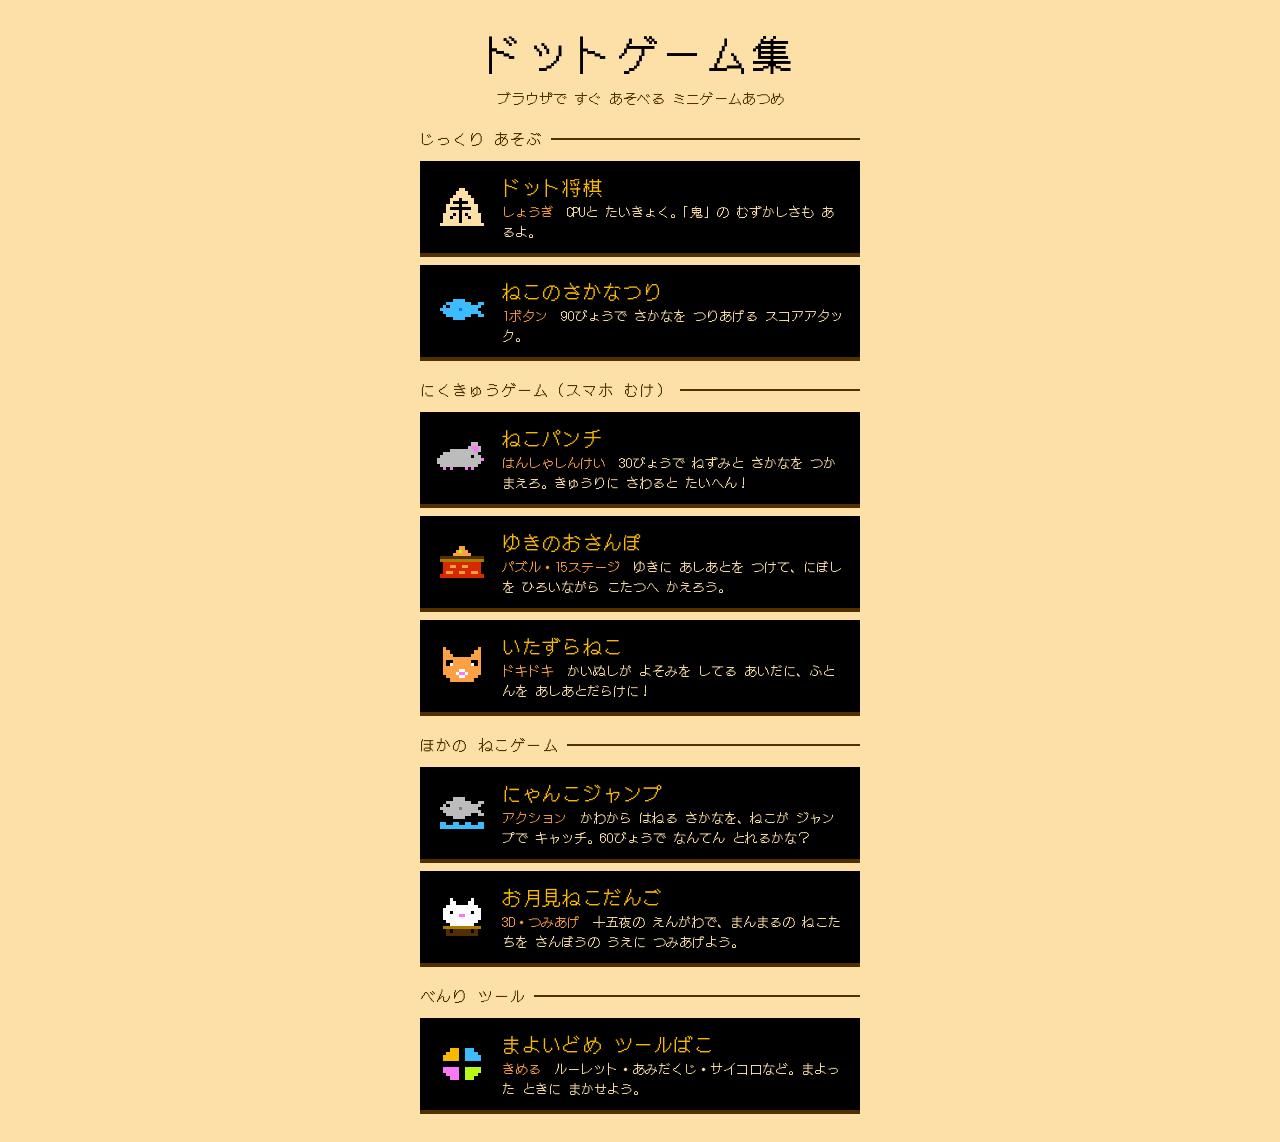
<file: index.html>
<!doctype html>
<html lang="ja">
<head>
<meta charset="utf-8">
<meta name="viewport" content="width=device-width,initial-scale=1,viewport-fit=cover">
<title>ドットゲーム集</title>
<link rel="stylesheet" href="https://fonts.googleapis.com/css2?family=DotGothic16&display=swap">
<style>
/* ゲーム一覧（トップページ）。ファミコン調の単一テーマ。ページのどこをタップしても肉球が残る */
:root{
  --k:#000000; --w:#FCFCFC; --cream:#FCE0A8; --yellow:#F8B800; --orange:#FCA044; --brown:#503000;
  --font:'DotGothic16','MS Gothic','Osaka-Mono',monospace;
  color-scheme:light;
}
*{box-sizing:border-box}
html,body{margin:0}
body{background:var(--cream);color:var(--k);font-family:var(--font);min-height:100dvh;
  padding:24px max(16px,env(safe-area-inset-right,0px)) 32px max(16px,env(safe-area-inset-left,0px));
  display:flex;flex-direction:column;align-items:center;gap:20px;
  -webkit-user-select:none;user-select:none;-webkit-touch-callout:none;-webkit-tap-highlight-color:transparent}
#paws{position:fixed;inset:0;width:100%;height:100%;pointer-events:none;image-rendering:pixelated;z-index:0}
header,main{position:relative;z-index:1;width:min(100%,440px)}
header{text-align:center;display:flex;flex-direction:column;gap:6px}
h1{font-size:clamp(28px,9vw,40px);font-weight:400;margin:0;letter-spacing:.12em}
header p{margin:0;font-size:14px;color:var(--brown)}
main{display:flex;flex-direction:column;gap:22px}
section{display:flex;flex-direction:column;gap:12px}
h2{font-size:15px;font-weight:400;margin:0;color:var(--brown);letter-spacing:.08em;display:flex;align-items:center;gap:8px}
h2::after{content:'';flex:1;height:2px;background:var(--brown)}
.card{display:grid;grid-template-columns:56px 1fr;gap:12px;align-items:center;background:var(--k);color:var(--cream);text-decoration:none;
  padding:12px 14px;box-shadow:0 4px 0 var(--brown)}
.card:active{transform:translateY(2px);box-shadow:0 2px 0 var(--brown)}
.card:focus-visible{outline:3px dashed var(--k);outline-offset:3px}
.card img{width:56px;height:auto;image-rendering:pixelated}
.card h3{margin:0;font-size:19px;font-weight:400;color:var(--yellow);letter-spacing:.06em}
.card p{margin:2px 0 0;font-size:13px;line-height:1.5}
.tag{color:var(--orange)}
</style>
</head>
<body>
<canvas id="paws"></canvas>
<header>
  <h1>ドットゲーム集</h1>
  <p>ブラウザで すぐ あそべる ミニゲームあつめ</p>
</header>
<main>
  <section>
    <h2>じっくり あそぶ</h2>
    <a class="card" href="shogi/">
      <img id="iShogi" alt="">
      <div><h3>ドット将棋</h3><p><span class="tag">しょうぎ</span>　CPUと たいきょく。「鬼」の むずかしさも あるよ。</p></div>
    </a>
    <a class="card" href="cat-fish/">
      <img id="iFish" alt="">
      <div><h3>ねこのさかなつり</h3><p><span class="tag">1ボタン</span>　90びょうで さかなを つりあげる スコアアタック。</p></div>
    </a>
  </section>
  <section>
    <h2>にくきゅうゲーム（スマホ むけ）</h2>
    <a class="card" href="nikukyu/punch/">
      <img id="iPunch" alt="">
      <div><h3>ねこパンチ</h3><p><span class="tag">はんしゃしんけい</span>　30びょうで ねずみと さかなを つかまえろ。きゅうりに さわると たいへん！</p></div>
    </a>
    <a class="card" href="nikukyu/sanpo/">
      <img id="iSanpo" alt="">
      <div><h3>ゆきのおさんぽ</h3><p><span class="tag">パズル・15ステージ</span>　ゆきに あしあとを つけて、にぼしを ひろいながら こたつへ かえろう。</p></div>
    </a>
    <a class="card" href="nikukyu/itazura/">
      <img id="iItazura" alt="">
      <div><h3>いたずらねこ</h3><p><span class="tag">ドキドキ</span>　かいぬしが よそみを してる あいだに、ふとんを あしあとだらけに！</p></div>
    </a>
  </section>
  <section>
    <h2>ほかの ねこゲーム</h2>
    <a class="card" href="https://hellomaruusagi0801-tech.github.io/nyanko-jump/">
      <img id="iJump" alt="">
      <div><h3>にゃんこジャンプ</h3><p><span class="tag">アクション</span>　かわから はねる さかなを、ねこが ジャンプで キャッチ。60びょうで なんてん とれるかな？</p></div>
    </a>
    <a class="card" href="https://hellomaruusagi0801-tech.github.io/otsukimi-neko-dango/">
      <img id="iDango" alt="">
      <div><h3>お月見ねこだんご</h3><p><span class="tag">3D・つみあげ</span>　十五夜の えんがわで、まんまるの ねこたちを さんぼうの うえに つみあげよう。</p></div>
    </a>
  </section>
  <section>
    <h2>べんり ツール</h2>
    <a class="card" href="mayoi/">
      <img id="iMayoi" alt="">
      <div><h3>まよいどめ ツールばこ</h3><p><span class="tag">きめる</span>　ルーレット・あみだくじ・サイコロなど。まよった ときに まかせよう。</p></div>
    </a>
  </section>
</main>
<script>
'use strict';
const PAL = {K:'#000000',w:'#FCFCFC',e:'#BCBCBC',E:'#7C7C7C',p:'#F878F8',s:'#3CBCFC',S:'#0078F8',o:'#FCA044',r:'#D82800',R:'#881400',b:'#503000',t:'#AC7C00',G:'#B8F818',c:'#FCE0A8',y:'#F8B800'};
function sprite(rows, outline = true) {
  const h = rows.length, w = rows[0].length, pad = outline ? 1 : 0;
  const c = document.createElement('canvas'); c.width = w + pad * 2; c.height = h + pad * 2;
  const x = c.getContext('2d');
  if (outline) { x.fillStyle = '#000'; for (let j = 0; j < h; j++) for (let i = 0; i < w; i++) if (rows[j][i] !== '.') for (const [dx, dy] of [[1,0],[-1,0],[0,1],[0,-1]]) x.fillRect(i + pad + dx, j + pad + dy, 1, 1); }
  for (let j = 0; j < h; j++) for (let i = 0; i < w; i++) { const ch = rows[j][i]; if (ch === '.') continue; x.fillStyle = PAL[ch]; x.fillRect(i + pad, j + pad, 1, 1); }
  return c;
}
function icon(spr) { const c = document.createElement('canvas'); c.width = 18; c.height = 18; c.getContext('2d').drawImage(spr, Math.floor((18 - spr.width) / 2), Math.floor((18 - spr.height) / 2)); return c.toDataURL(); }
const set = (id, rows) => document.getElementById(id).src = icon(sprite(rows));
set('iShogi', ["......cc......",".....cccc.....","....cccccc....","...cccKcccc...","...cKKKKKcc...","..ccccKccccc..","..cKKKKKKKcc..","..ccccKccccc..",".cccKcKcKcccc.",".ccKccKccKccc.",".cccccKcccccc.","cccccccccccccc"]);
set('iFish', ["....ssss......","..ssssssss..ss",".sKssssssssss.","ssssssSsssss..",".ssssssssssss.","..ssssssss..ss","....ssss......"]);
set('iPunch', ["...........ee..","..........eppe.","....eeeeeeeepe.","..eeeeeeeeeee..",".eeeeeeeeeeKee.","eeeeeeeeeeeeeep","eeeeeeeeeeeeee.",".eeeeeeeeeeee..","..p.p....p.p..."]);
set('iSanpo', ["......oo......",".....oGoo.....","....oooooo....","bbbbbbbbbbbbbb","tttttttttttttt",".rrrrrrrrrrrr.",".rroorroorrrr.",".rrrrrrrrrrrr.",".roorroorroor.","rrrrrrrrrrrrrr"]);
set('iItazura', ["o..........o","oo........oo","ooo......ooo","oooooooooooo","oKKooooooKKo","oKwoooooowKo","oooooooooooo","ooooowwooooo","oooowppwoooo",".oooowwoooo.","..oooooooo.."]);
set('iJump', ["....eeee......","..eeeeeeee..ee",".eKeeeeeeeeee.","eeeeeeEeeeee..",".eeeeeeeeeeee.","..eeeeeeee..ee","....eeee......","..............","ss..ss..ss..ss","ssssssssssssss"]);
set('iDango', ["..w......w..","..ww....ww..",".wwwwwwwwww.","wwwwwwwwwwww","wwKwwwwwwKww","wwwwwppwwwww","wwwwwwwwwwww",".wwwwwwwwww.","..wwwwwwww..","tttttttttttt",".b.bbbbbb.b.",".bbbbbbbbbb."]);
set('iMayoi', ["......KK......","...yyyKKsss...","..yyyyKKssss..",".yyyyyKKsssss.",".yyyyyKKsssss.","KKKKKKKKKKKKKK","KKKKKKKKKKKKKK",".pppppKKGGGGG.",".pppppKKGGGGG.","..ppppKKGGGG..","...pppKKGGG...","......KK......"]);

// どこを タップしても 肉球が のこる
const paw = sprite(["...KK....KK...","..KKKK..KKKK..","..KKKK..KKKK..","...KK....KK...","KK..........KK","KKK........KKK","KKK..KKKK..KKK",".K..KKKKKK..K.","...KKKKKKKK...","..KKKKKKKKKK..","..KKKKKKKKKK..","..KKKKKKKKKK..","...KKKKKKKK...","....KK..KK...."], false);
const cv = document.getElementById('paws'), ctx = cv.getContext('2d');
const S = 3; // 1ドット = 3px
function fit() {
  const old = document.createElement('canvas'); old.width = cv.width; old.height = cv.height; if (cv.width) old.getContext('2d').drawImage(cv, 0, 0);
  cv.width = Math.ceil(innerWidth / S); cv.height = Math.ceil(innerHeight / S);
  ctx.imageSmoothingEnabled = false; if (old.width) ctx.drawImage(old, 0, 0);
}
fit(); addEventListener('resize', fit);
let actx = null;
function pofu() {
  try {
    if (!actx) actx = new (window.AudioContext || window.webkitAudioContext)();
    if (localStorage.getItem('nikukyu-mute') === '1') return;
  } catch (e) { if (!actx) return; }
  const a = actx, t = a.currentTime, o = a.createOscillator(), g = a.createGain();
  o.type = 'sine'; o.frequency.setValueAtTime(190 + Math.random() * 40, t); o.frequency.exponentialRampToValueAtTime(80, t + .09);
  g.gain.setValueAtTime(.3, t); g.gain.exponentialRampToValueAtTime(.001, t + .09);
  o.connect(g).connect(a.destination); o.start(t); o.stop(t + .1);
}
addEventListener('pointerdown', e => {
  ctx.globalAlpha = .85;
  ctx.drawImage(paw, Math.round(e.clientX / S - 7), Math.round(e.clientY / S - 7));
  pofu();
});
</script>
</body>
</html>
</file>
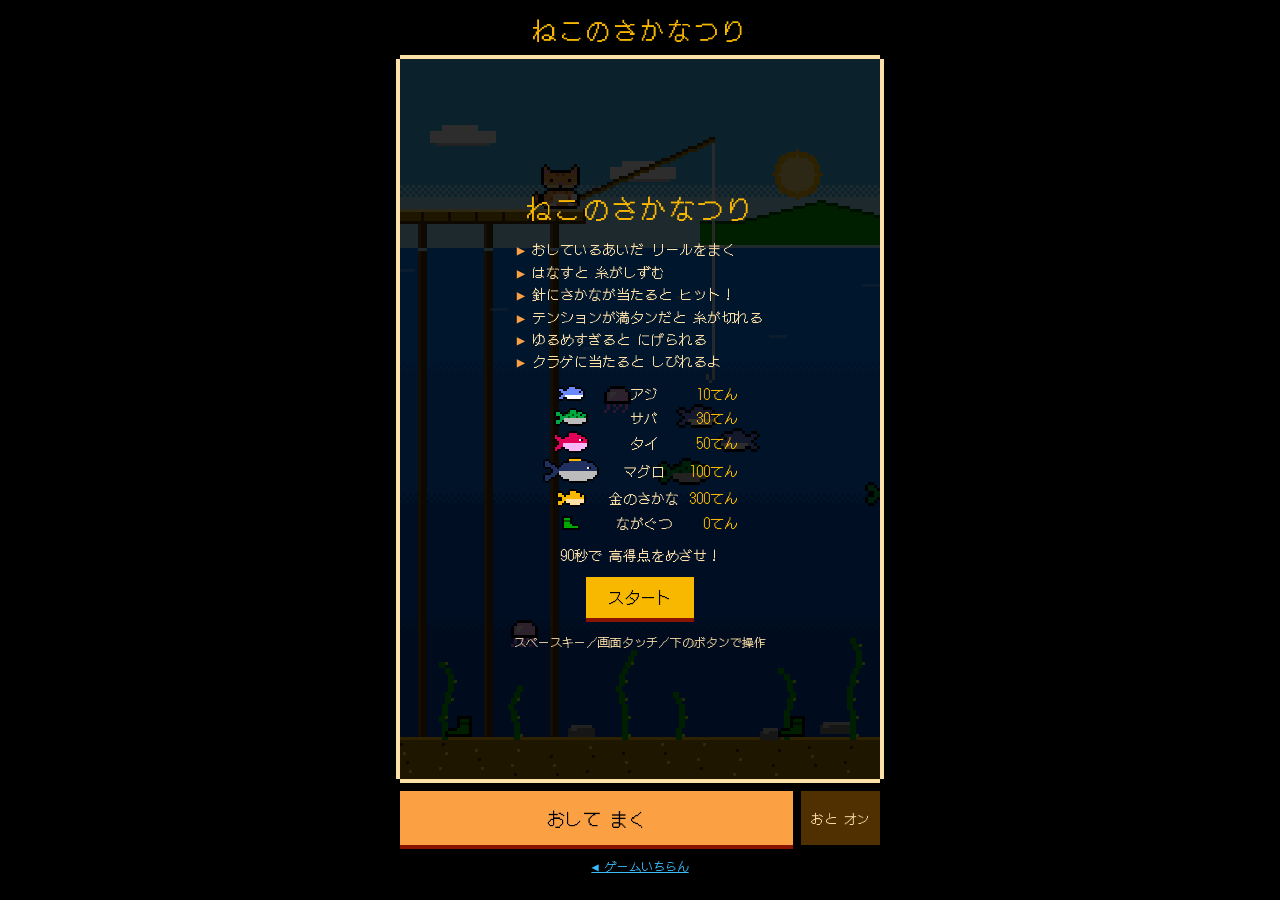
<file: cat-fish/index.html>
<!doctype html>
<html lang="ja">
<head>
<meta charset="utf-8">
<meta name="viewport" content="width=device-width,initial-scale=1,viewport-fit=cover">
<title>ねこのさかなつり</title>
<link rel="stylesheet" href="https://fonts.googleapis.com/css2?family=DotGothic16&display=swap">
<style>
/* ファミコン調の単一テーマ（ドット将棋とそろえた配色） */
:root{
  --k:#000000; --w:#FCFCFC; --cream:#FCE0A8; --yellow:#F8B800; --orange:#FCA044;
  --rust:#881400; --brown:#503000; --green:#00A800; --red:#D82800; --sky:#3CBCFC;
  --font:'DotGothic16','MS Gothic','Osaka-Mono',monospace;
  color-scheme:dark;
}
*{box-sizing:border-box}
[hidden]{display:none!important}
html,body{margin:0}
body{background:var(--k);color:var(--cream);font-family:var(--font);min-height:100dvh;
  padding:12px max(16px,env(safe-area-inset-right,0px)) 24px max(16px,env(safe-area-inset-left,0px));
  display:flex;flex-direction:column;align-items:center;gap:12px;
  -webkit-user-select:none;user-select:none;-webkit-touch-callout:none;-webkit-tap-highlight-color:transparent}
header{text-align:center}
h1{font-size:24px;font-weight:400;margin:0;color:var(--yellow);letter-spacing:.12em}
.stage{position:relative;width:min(100%,480px,calc((100dvh - 180px)*2/3));min-width:240px;aspect-ratio:2/3;
  box-shadow:0 -4px 0 0 var(--cream),0 4px 0 0 var(--cream),-4px 0 0 0 var(--cream),4px 0 0 0 var(--cream)}
canvas{display:block;width:100%;height:100%;image-rendering:pixelated;touch-action:none;cursor:pointer}
.overlay{position:absolute;inset:0;background:rgba(0,0,0,.82);display:flex;flex-direction:column;align-items:center;justify-content:safe center;
  gap:clamp(4px,1.6vw,10px);padding:16px;text-align:center;overflow:auto;font-size:clamp(11px,3.2vw,14px);line-height:1.6}
.overlay h2{font-size:clamp(18px,6vw,26px);font-weight:400;margin:0;color:var(--yellow);letter-spacing:.1em}
.overlay p{margin:0}
.how{text-align:left;margin:0;padding:0;list-style:none}
.how li::before{content:'▶ ';color:var(--orange)}
.fishlist{display:grid;grid-template-columns:auto auto auto;gap:2px 10px;align-items:center;margin:0}
.fishlist img{image-rendering:pixelated;justify-self:center;max-width:clamp(30px,10vw,56px);height:auto}
.fishlist .pt{color:var(--yellow);text-align:right}
.score{font-size:clamp(20px,7vw,30px);color:var(--w)}
.new{color:var(--red);animation:blink .5s steps(1) infinite}
@keyframes blink{50%{color:var(--yellow)}}
.btn{font:inherit;font-size:16px;background:var(--yellow);color:var(--k);border:0;padding:8px 22px;cursor:pointer;
  box-shadow:0 4px 0 0 var(--rust);margin-bottom:4px}
.btn:active{transform:translateY(2px);box-shadow:0 2px 0 0 var(--rust)}
.btn:focus-visible{outline:3px solid var(--w);outline-offset:2px}
.controls{width:min(100%,480px,calc((100dvh - 180px)*2/3));min-width:240px;display:flex;gap:8px}
.reel{flex:1;font:inherit;font-size:clamp(15px,4.6vw,18px);white-space:nowrap;padding:14px 8px;background:var(--orange);color:var(--k);border:0;cursor:pointer;touch-action:none;
  box-shadow:0 4px 0 0 var(--rust)}
.reel.on{background:var(--yellow);transform:translateY(2px);box-shadow:0 2px 0 0 var(--rust)}
.sub{font:inherit;font-size:13px;white-space:nowrap;background:var(--brown);color:var(--cream);border:0;padding:0 10px;cursor:pointer;box-shadow:0 4px 0 0 var(--k)}
.sub:focus-visible,.reel:focus-visible{outline:3px solid var(--w);outline-offset:2px}
footer{font-size:12px;color:var(--cream);text-align:center}
footer a{color:var(--sky)}
</style>
</head>
<body>
<header><h1>ねこのさかなつり</h1></header>

<div class="stage">
  <canvas id="game" aria-label="釣りゲーム画面"></canvas>

  <div class="overlay" id="titleScreen">
    <h2>ねこのさかなつり</h2>
    <ul class="how">
      <li>おしているあいだ リールをまく</li>
      <li>はなすと 糸がしずむ</li>
      <li>針にさかなが当たると ヒット！</li>
      <li>テンションが満タンだと 糸が切れる</li>
      <li>ゆるめすぎると にげられる</li>
      <li>クラゲに当たると しびれるよ</li>
    </ul>
    <div class="fishlist" id="fishTable"></div>
    <p>90秒で 高得点をめざせ！</p>
    <button class="btn" id="startBtn">スタート</button>
    <p style="font-size:.85em">スペースキー／画面タッチ／下のボタンで操作</p>
  </div>

  <div class="overlay" id="resultScreen" hidden>
    <h2>タイムアップ！</h2>
    <p class="score" id="resScore">0てん</p>
    <p id="resBest"></p>
    <div class="fishlist" id="resList"></div>
    <button class="btn" id="againBtn">もういちど</button>
  </div>
</div>

<div class="controls">
  <button class="reel" id="reelBtn">おして まく</button>
  <button class="sub" id="muteBtn" aria-pressed="false">おと オン</button>
</div>

<footer><a href="../">◀ ゲームいちらん</a></footer>

<script>
(() => {
'use strict';

/* ===== 画面設定 ===== */
const W = 160, H = 240, S = 4;          // 論理解像度 160x240 を4倍で描画
const SURF = 62, BOTTOM = 220, MIN_HOOK = 68, HOOK_X = 104;
const TIP = { x: 104, y: 26 };          // 竿の先
const GAME_TIME = 90;
const FONT = "DotGothic16, 'MS Gothic', monospace";

const cv = document.getElementById('game');
cv.width = W * S; cv.height = H * S;
const ctx = cv.getContext('2d');
ctx.setTransform(S, 0, 0, S, 0, 0);
ctx.imageSmoothingEnabled = false;

const store = {
  get(k) { try { return localStorage.getItem(k); } catch (e) { return null; } },
  set(k, v) { try { localStorage.setItem(k, v); } catch (e) {} }
};

/* ===== ドット絵 ===== */
const PAL = {
  k: '#000000', w: '#FCFCFC', o: '#FCA044', O: '#E45C10', p: '#F878F8', c: '#FCE0A8',
  b: '#503000', B: '#AC7C00', y: '#F8B800', s: '#BCBCBC', g: '#00A800', D: '#005800', P: '#F8B8F8'
};
function sprite(rows) {
  const h = rows.length, w = Math.max(...rows.map(r => r.length));
  const c = document.createElement('canvas'); c.width = w; c.height = h;
  const g = c.getContext('2d');
  rows.forEach((r, y) => { for (let x = 0; x < r.length; x++) { const col = PAL[r[x]]; if (col) { g.fillStyle = col; g.fillRect(x, y, 1, 1); } } });
  return c;
}
function flip(src) {
  const c = document.createElement('canvas'); c.width = src.width; c.height = src.height;
  const g = c.getContext('2d'); g.translate(src.width, 0); g.scale(-1, 1); g.drawImage(src, 0, 0);
  return c;
}

const CAT_ROWS = [
  '....k.........k.',
  '...kok.......kok',
  '...kpokkkkkkkopk',
  '...kooooOoOooook',
  '...koooooooooook',
  '...kookoooookook',
  '...kcoooopoooock',
  '....kcccckcccck.',
  '.....kkkkkkkkk..',
  '.k..kooOoooOook.',
  'kOkkooocccccoook',
  'kokkooOcccccOook',
  'kOkkooocccccoook',
  '.kkkoowwoooowwok',
  '....kkkkkkkkkkk.'
];
const CAT = sprite(CAT_ROWS);
const CAT_BLINK = sprite(CAT_ROWS.map((r, i) => i === 5 ? '...kokkoooookkok' : r));

const BOOT = sprite([
  'kkkkk....',
  'kgggk....',
  'kDDDk....',
  'kgggk....',
  'kggggkkk.',
  'kgggggggk',
  'kkkkkkkkk'
]);
const JELLY_TOP = ['..kkkkk..', '.kPPPPPk.', 'kPwwPPPPk', 'kPwPPPPPk', 'kPPPPPPPk', 'kkkkkkkkk'];
const JELLY = [
  sprite(JELLY_TOP.concat(['.p.p.p.p.', '.p..p..p.', 'p..p..p..'])),
  sprite(JELLY_TOP.concat(['.p.p.p.p.', '..p..p..p', '.p..p..p.']))
];

// さかなは形を計算して作る（上半分と腹で色分け、黒いふち取り）
function makeFish(t) {
  const L = t.len, h = t.h, tail = Math.max(3, Math.round(L * 0.27));
  const a = (L - tail) / 2 + 0.5, cx = tail + (L - tail) / 2 - 0.5, cy = 1 + (h - 1) / 2, b = h / 2;
  const GH = h + 2, m = [];
  for (let y = 0; y < GH; y++) {
    m[y] = [];
    for (let x = 0; x < L; x++) {
      let c = null; const dy = y - cy;
      if (x >= tail - 1) {
        const ex = (x - cx) / a, ey = dy / b;
        if (ex * ex + ey * ey <= 1) {
          c = dy <= 0 ? t.top : t.belly;
          if (t.stripe && dy < 0 && (x + y * 2) % 4 === 0) c = t.stripe;
        }
      }
      if (!c && x < tail) {
        const d = (tail - x) / tail, half = 0.6 + d * b * 0.95;
        if (Math.abs(dy) <= half && !(x < tail * 0.45 && Math.abs(dy) < d * b * 0.5)) c = t.tailc || t.top;
      }
      if (!c && y === 0 && x >= Math.round(cx - a * 0.4) && x <= Math.round(cx + a * 0.05)) c = t.fin || t.top;
      m[y][x] = c;
    }
  }
  const ex = Math.round(cx + a * 0.55), ey = Math.round(cy - b * 0.35);
  if (m[ey] && m[ey][ex]) { m[ey][ex] = '#000000'; if (h >= 7 && m[ey][ex - 1]) m[ey][ex - 1] = '#FCFCFC'; }

  const c = document.createElement('canvas'); c.width = L + 2; c.height = GH + 2;
  const g = c.getContext('2d');
  const at = (x, y) => (y >= 0 && y < GH && x >= 0 && x < L) ? m[y][x] : null;
  for (let y = -1; y <= GH; y++) for (let x = -1; x <= L; x++) {
    const v = at(x, y);
    if (v) { g.fillStyle = v; g.fillRect(x + 1, y + 1, 1, 1); }
    else if (at(x - 1, y) || at(x + 1, y) || at(x, y - 1) || at(x, y + 1)) { g.fillStyle = '#000000'; g.fillRect(x + 1, y + 1, 1, 1); }
  }
  return c;
}

/* ===== さかなの種類 ===== */
const TYPES = {
  aji:    { name: 'アジ',       pts: 10,  len: 12, h: 5,  top: '#6888FC', belly: '#FCFCFC', st: 1, dmin: 76,  dmax: 125, vmin: 22, vmax: 34, w: 40 },
  saba:   { name: 'サバ',       pts: 30,  len: 15, h: 6,  top: '#00A844', belly: '#BCBCBC', stripe: '#005800', st: 2, dmin: 105, dmax: 165, vmin: 26, vmax: 38, w: 28 },
  tai:    { name: 'タイ',       pts: 50,  len: 16, h: 8,  top: '#E40058', belly: '#F8B8F8', st: 3, dmin: 145, dmax: 200, vmin: 16, vmax: 26, w: 18 },
  maguro: { name: 'マグロ',     pts: 100, len: 26, h: 10, top: '#203060', belly: '#BCBCBC', fin: '#F8B800', st: 5, dmin: 170, dmax: 204, vmin: 30, vmax: 42, w: 7 },
  kin:    { name: '金のさかな', pts: 300, len: 13, h: 6,  top: '#F8B800', belly: '#FCE0A8', st: 4, dmin: 90,  dmax: 200, vmin: 50, vmax: 64, w: 3 },
  boot:   { name: 'ながぐつ',   pts: 0,   st: 0.6 }
};
const ORDER = ['aji', 'saba', 'tai', 'maguro', 'kin', 'boot'];
for (const k of ORDER) {
  const t = TYPES[k]; t.key = k;
  t.R = k === 'boot' ? BOOT : makeFish(t);
  t.L = flip(t.R);
}

/* ===== 背景（静止部分は一度だけ描く） ===== */
const BG = document.createElement('canvas'); BG.width = W; BG.height = H;
(() => {
  const g = BG.getContext('2d');
  const r = (x, y, w, h, c) => { g.fillStyle = c; g.fillRect(x, y, w, h); };
  const dither = (y0, rows, c) => { for (let y = y0; y < y0 + rows; y++) for (let x = (y % 2); x < W; x += 2) r(x, y, 1, 1, c); };
  // 空
  r(0, 0, W, SURF, '#3CBCFC'); r(0, 46, W, SURF - 46, '#A4E4FC'); dither(42, 4, '#A4E4FC');
  // たいよう
  for (let y = -8; y <= 8; y++) for (let x = -8; x <= 8; x++) { const d = x * x + y * y; if (d <= 64) r(132 + x, 38 + y, 1, 1, d <= 36 ? '#F8D878' : '#F8B800'); }
  // くも
  const cloud = (x, y) => { r(x + 4, y, 12, 2, '#FCFCFC'); r(x, y + 2, 22, 4, '#FCFCFC'); r(x + 2, y + 6, 18, 1, '#BCBCBC'); };
  cloud(10, 22); cloud(70, 34);
  // しま
  for (let x = 100; x < W; x++) { const top = Math.round(54 - Math.max(0, 7 - Math.abs(x - 140) / 4)); r(x, top, 1, SURF - top, '#00A800'); r(x, top, 1, 1, '#005800'); }
  // 海
  const bands = [['#0078F8', 62], ['#0068E0', 104], ['#0050C8', 148], ['#003CA8', 190]];
  bands.forEach(([c, y0], i) => { const y1 = i < bands.length - 1 ? bands[i + 1][1] : 226; r(0, y0, W, y1 - y0, c); if (i > 0) dither(y0 - 3, 3, c); });
  r(0, SURF, W, 1, '#A4E4FC');
  // 海底
  r(0, 226, W, 14, '#AC7C00'); r(0, 226, W, 1, '#F8B800');
  for (let i = 0; i < 40; i++) r((i * 37) % W, 228 + (i * 7) % 11, 1, 1, i % 2 ? '#F8D878' : '#503000');
  const rock = (x, y, w) => { r(x + 1, y, w - 2, 1, '#BCBCBC'); r(x, y + 1, w, 3, '#7C7C7C'); r(x + 1, y + 1, 2, 1, '#BCBCBC'); };
  rock(56, 222, 9); rock(120, 223, 7); rock(140, 221, 11);
  // さんばし
  for (const px of [6, 28, 50]) { r(px, 54, 3, 172, '#503000'); r(px, 54, 1, 172, '#7C4C1C'); r(px, SURF + 1, 3, 1, '#A4E4FC'); }
  r(0, 50, 62, 4, '#AC7C00'); r(0, 50, 62, 1, '#F8D878');
  for (let x = 7; x < 62; x += 9) r(x, 51, 1, 3, '#503000');
  r(0, 54, 62, 1, '#503000'); r(61, 50, 1, 5, '#503000');
})();

const WEEDS = [{ x: 14, h: 26 }, { x: 38, h: 18 }, { x: 74, h: 30 }, { x: 92, h: 16 }, { x: 128, h: 24 }, { x: 150, h: 34 }];

/* ===== 音（ピコピコ） ===== */
let actx = null, muted = store.get('catfish.mute') === '1';
function ensureAudio() {
  if (!actx) { try { actx = new (window.AudioContext || window.webkitAudioContext)(); } catch (e) { actx = null; } }
  if (actx && actx.state === 'suspended') actx.resume();
}
function beep(freq, dur, type = 'square', vol = 0.06, slideTo = 0, delay = 0) {
  if (muted || !actx) return;
  const t = actx.currentTime + delay;
  const o = actx.createOscillator(), g = actx.createGain();
  o.type = type; o.frequency.setValueAtTime(freq, t);
  if (slideTo) o.frequency.exponentialRampToValueAtTime(slideTo, t + dur);
  g.gain.setValueAtTime(vol, t); g.gain.exponentialRampToValueAtTime(0.0001, t + dur);
  o.connect(g).connect(actx.destination); o.start(t); o.stop(t + dur + 0.02);
}
const sfx = {
  tick: () => beep(1400, 0.02, 'square', 0.025),
  bite: () => { beep(1046, 0.06); beep(1568, 0.1, 'square', 0.06, 0, 0.07); },
  catch: () => [523, 659, 784, 1046].forEach((f, i) => beep(f, 0.12, 'square', 0.06, 0, i * 0.08)),
  big: () => [523, 659, 784, 1046, 784, 1046, 1318].forEach((f, i) => beep(f, 0.13, 'square', 0.06, 0, i * 0.08)),
  snap: () => beep(600, 0.4, 'sawtooth', 0.06, 60),
  lose: () => { beep(392, 0.15, 'triangle', 0.1); beep(311, 0.3, 'triangle', 0.1, 0, 0.15); },
  buzz: () => { for (let i = 0; i < 5; i++) beep(110 + (i % 2) * 40, 0.06, 'square', 0.05, 0, i * 0.07); },
  alarm: () => beep(880, 0.06, 'square', 0.04),
  start: () => [392, 523, 659].forEach((f, i) => beep(f, 0.1, 'square', 0.05, 0, i * 0.09)),
  end: () => [784, 659, 523, 659, 784].forEach((f, i) => beep(f, 0.15, 'triangle', 0.1, 0, i * 0.12))
};

/* ===== ゲームの状態 ===== */
const rand = (a, b) => a + Math.random() * (b - a);
let state = 'title';      // title / play / result
let sub = 'aim';          // aim / hit / fight / catch / lost / stun
let subT = 0, gt = 0, score = 0, timeLeft = GAME_TIME, timeUp = false;
let hookX = HOOK_X, hookY = 100, lineCut = false, lostMsg = '';
let fishes = [], boots = [], jellies = [], bubbles = [], parts = [], pops = [];
let hooked = null, tension = 0, slack = 0, frenzy = 0, nextFrenzy = 0, flipT = 0;
let catches = {}, tickT = 0, alarmT = 0, blinkT = 3, resultAt = 0;

function pickType() {
  const keys = ['aji', 'saba', 'tai', 'maguro', 'kin'];
  let sum = keys.reduce((s, k) => s + TYPES[k].w, 0), r = Math.random() * sum;
  for (const k of keys) { r -= TYPES[k].w; if (r <= 0) return TYPES[k]; }
  return TYPES.aji;
}
function spawnFish(anywhere) {
  const t = pickType(), dir = Math.random() < 0.5 ? 1 : -1, w = t.R.width;
  fishes.push({
    t, dir, w, h: t.R.height, v: rand(t.vmin, t.vmax), baseY: rand(t.dmin, t.dmax), ph: rand(0, 6),
    x: anywhere ? rand(0, W - w) : (dir > 0 ? -w - rand(0, 40) : W + rand(0, 40)), y: 0
  });
}
function spawnBoot() {
  let x; do { x = rand(8, W - 16); } while (Math.abs(x - HOOK_X) < 14 && boots.length === 0 && Math.random() < 0.7);
  boots.push({ t: TYPES.boot, x, y: 219, w: BOOT.width, h: BOOT.height, dir: Math.random() < 0.5 ? 1 : -1 });
}
function resetWorld() {
  fishes = []; boots = []; jellies = []; bubbles = []; parts = []; pops = [];
  for (let i = 0; i < 7; i++) spawnFish(true);
  spawnBoot(); spawnBoot();
  for (let i = 0; i < 2; i++) jellies.push({ x: rand(0, W), base: rand(110, 180), amp: rand(18, 32), sp: rand(0.4, 0.8), ph: rand(0, 6), vx: rand(-5, 5), y: 0 });
}
function resetHook() { hookY = MIN_HOOK; hookX = HOOK_X; tension = 0; slack = 0; frenzy = 0; lineCut = false; hooked = null; sub = 'aim'; subT = 0; }

function startGame() {
  ensureAudio();
  resetWorld(); resetHook();
  score = 0; timeLeft = GAME_TIME; timeUp = false; catches = {};
  state = 'play';
  titleScreen.hidden = true; resultScreen.hidden = true;
  sfx.start();
  cv.focus({ preventScroll: true });
}
function endGame() {
  state = 'result'; resultAt = performance.now(); hooked = null;
  const best = +(store.get('catfish.best') || 0), isNew = score > best;
  if (isNew) store.set('catfish.best', String(score));
  document.getElementById('resScore').textContent = score + 'てん';
  const rb = document.getElementById('resBest');
  rb.className = isNew && score > 0 ? 'new' : '';
  rb.textContent = isNew && score > 0 ? 'ハイスコア こうしん！' : 'ハイスコア ' + best + 'てん';
  const list = document.getElementById('resList'); list.innerHTML = '';
  let any = false;
  for (const k of ORDER) { if (catches[k]) { any = true; addRow(list, TYPES[k], '×' + catches[k]); } }
  if (!any) { const p = document.createElement('p'); p.textContent = 'つれなかった…'; p.style.gridColumn = '1/-1'; list.appendChild(p); }
  resultScreen.hidden = false;
  sfx.end();
  setTimeout(() => document.getElementById('againBtn').focus({ preventScroll: true }), 50);
}
function addRow(list, t, right) {
  const img = new Image(); img.src = t.R.toDataURL(); img.width = t.R.width * 2; img.height = t.R.height * 2; img.alt = '';
  const n = document.createElement('span'); n.textContent = t.name;
  const p = document.createElement('span'); p.className = 'pt'; p.textContent = right;
  list.append(img, n, p);
}

function pop(text, x, y, color = '#FCFCFC', life = 1.2) { pops.push({ text, x, y, color, life, max: life }); }
function splash(x) { for (let i = 0; i < 12; i++) parts.push({ x, y: SURF, vx: rand(-30, 30), vy: rand(-70, -30), life: rand(0.4, 0.8), c: i % 2 ? '#FCFCFC' : '#A4E4FC' }); }

/* ===== 入力 ===== */
let keyHeld = false; const pointers = new Set();
const isHeld = () => keyHeld || pointers.size > 0;
const titleScreen = document.getElementById('titleScreen'), resultScreen = document.getElementById('resultScreen');
const reelBtn = document.getElementById('reelBtn'), muteBtn = document.getElementById('muteBtn');
const KEYS = ['Space', 'ArrowUp', 'ArrowDown', 'KeyZ', 'Enter'];

document.addEventListener('keydown', e => {
  if (!KEYS.includes(e.code)) return;
  if (state !== 'play') {
    if (e.repeat || (e.code !== 'Space' && e.code !== 'Enter')) return;
    if (document.activeElement && document.activeElement.tagName === 'BUTTON') return; // ボタン側のクリックにまかせる
    if (state === 'result' && performance.now() - resultAt < 800) return;
    e.preventDefault(); startGame(); return;
  }
  e.preventDefault(); ensureAudio(); keyHeld = true;
});
document.addEventListener('keyup', e => { if (KEYS.includes(e.code)) { keyHeld = false; if (state === 'play') e.preventDefault(); } });
function bindHold(el) {
  el.addEventListener('pointerdown', e => {
    e.preventDefault(); ensureAudio();
    if (state !== 'play') return;
    pointers.add(e.pointerId);
    try { el.setPointerCapture(e.pointerId); } catch (_) {}
  });
  const up = e => pointers.delete(e.pointerId);
  el.addEventListener('pointerup', up); el.addEventListener('pointercancel', up); el.addEventListener('lostpointercapture', up);
  el.addEventListener('contextmenu', e => e.preventDefault());
}
bindHold(cv); bindHold(reelBtn);
window.addEventListener('blur', () => { keyHeld = false; pointers.clear(); });
document.getElementById('startBtn').addEventListener('click', startGame);
document.getElementById('againBtn').addEventListener('click', () => { if (performance.now() - resultAt > 400) startGame(); });
function syncMute() { muteBtn.textContent = muted ? 'おと オフ' : 'おと オン'; muteBtn.setAttribute('aria-pressed', String(muted)); }
muteBtn.addEventListener('click', () => { muted = !muted; store.set('catfish.mute', muted ? '1' : '0'); syncMute(); ensureAudio(); });
syncMute();

// タイトルのさかな一覧
(() => { const tb = document.getElementById('fishTable'); for (const k of ORDER) addRow(tb, TYPES[k], TYPES[k].pts + 'てん'); })();

/* ===== 更新 ===== */
const hit = (e, px, py) => px >= e.x && px <= e.x + e.w - 1 && py >= e.y + 1 && py <= e.y + e.h - 1;

function update(dt) {
  gt += dt;
  const held = isHeld();
  reelBtn.classList.toggle('on', held && state === 'play');

  // まわりの生きもの
  for (const f of fishes) { f.x += f.dir * f.v * dt; f.y = f.baseY + Math.sin(gt * 2 + f.ph) * 1.5; }
  fishes = fishes.filter(f => f.x > -f.w - 60 && f.x < W + 60);
  while (fishes.length < 7) spawnFish(false);
  for (const j of jellies) { j.x += j.vx * dt; if (j.x < -12) j.x = W + 4; if (j.x > W + 4) j.x = -12; j.y = j.base + Math.sin(gt * j.sp + j.ph) * j.amp; }
  if (Math.random() < dt * 1.5) { const wd = WEEDS[(Math.random() * WEEDS.length) | 0]; bubbles.push({ x: wd.x, y: 226 - wd.h, ph: rand(0, 6) }); }
  for (const b of bubbles) { b.y -= 14 * dt; b.x += Math.sin(gt * 3 + b.ph) * 0.15; }
  bubbles = bubbles.filter(b => b.y > SURF + 2);
  for (const p of parts) { p.x += p.vx * dt; p.y += p.vy * dt; p.vy += 160 * dt; p.life -= dt; }
  parts = parts.filter(p => p.life > 0);
  for (const p of pops) { p.y -= 10 * dt; p.life -= dt; }
  pops = pops.filter(p => p.life > 0);
  blinkT -= dt; if (blinkT < -0.15) blinkT = rand(2, 4);

  if (state === 'title') { hookY = 100 + Math.sin(gt * 1.2) * 6; return; }
  if (state !== 'play') return;

  if (!timeUp) { timeLeft -= dt; if (timeLeft <= 0) { timeLeft = 0; timeUp = true; } }
  subT += dt;

  if (sub === 'aim') {
    if (timeUp) { endGame(); return; }
    const prev = hookY;
    hookY += held ? -60 * dt : 30 * dt;
    hookY = Math.max(MIN_HOOK, Math.min(BOTTOM, hookY));
    if (held && prev !== hookY) { tickT -= dt; if (tickT <= 0) { sfx.tick(); tickT = 0.09; } }
    const px = hookX - 1, py = hookY;
    for (const j of jellies) {
      if (px >= j.x && px <= j.x + 8 && py >= j.y && py <= j.y + 8) { sub = 'stun'; subT = 0; sfx.buzz(); pop('ビリビリ！', hookX, hookY - 14, '#F8B8F8'); return; }
    }
    for (const list of [fishes, boots]) {
      const i = list.findIndex(e => hit(e, px, py));
      if (i >= 0) {
        hooked = list.splice(i, 1)[0];
        sub = 'hit'; subT = 0; tension = 25; slack = 0; frenzy = 0; nextFrenzy = rand(1, 2.5); flipT = 0;
        sfx.bite(); return;
      }
    }
  } else if (sub === 'hit') {
    if (subT > 0.4) { sub = 'fight'; subT = 0; }
  } else if (sub === 'fight') {
    const st = hooked.t.st;
    if (frenzy > 0) {
      frenzy -= dt; flipT -= dt;
      if (flipT <= 0) { hooked.dir *= -1; flipT = 0.14; }
    } else {
      nextFrenzy -= dt;
      if (nextFrenzy <= 0 && st >= 2) { frenzy = rand(0.5, 1.1); nextFrenzy = rand(1.2, 3) - st * 0.15; }
    }
    const fm = frenzy > 0 ? 2.4 : 1;
    if (held) {
      tension += (8 + st * 7) * fm * dt;
      hookY -= (44 - st * 3) * dt;
      tickT -= dt; if (tickT <= 0) { sfx.tick(); tickT = 0.07; }
    } else {
      tension -= 60 * dt;
      hookY += st * 2 * fm * dt;
    }
    tension = Math.max(0, tension);
    hookY = Math.min(BOTTOM, hookY);
    slack = tension <= 0 ? slack + dt : 0;
    hookX = HOOK_X + (frenzy > 0 ? Math.round(rand(-2, 2)) : Math.round(Math.sin(gt * 6) * 0.6));
    if (tension > 80) { alarmT -= dt; if (alarmT <= 0) { sfx.alarm(); alarmT = 0.22; } }

    if (tension >= 100) {
      tension = 100; lineCut = true; lostMsg = '糸が切れた…';
      hooked.dir = Math.random() < .5 ? 1 : -1; hooked.v = 60; releaseHooked();
      sub = 'lost'; subT = 0; sfx.snap();
    } else if (slack >= 2.5) {
      lostMsg = 'にげられた…'; hooked.v = 60; releaseHooked();
      sub = 'lost'; subT = 0; sfx.lose();
    } else if (hookY <= SURF + 2) {
      const t = hooked.t;
      score += t.pts; catches[t.key] = (catches[t.key] || 0) + 1;
      sub = 'catch'; subT = 0; splash(hookX);
      if (t.key === 'boot') { pop('ながぐつ…', hookX, 30, '#BCBCBC', 1.4); sfx.lose(); }
      else { pop(t.name + ' +' + t.pts, hookX - 10, 26, t.pts >= 100 ? '#F8B800' : '#FCFCFC', 1.4); (t.pts >= 100 ? sfx.big : sfx.catch)(); }
    }
  } else if (sub === 'catch') {
    hookY = SURF - (SURF - 44) * Math.min(1, subT / 0.35);
    hookX = HOOK_X;
    if (subT > 1.3) {
      if (hooked && hooked.t.key === 'boot') spawnBoot();
      resetHook(); if (timeUp) endGame();
    }
  } else if (sub === 'lost') {
    if (subT > 1.1) { resetHook(); if (timeUp) endGame(); }
  } else if (sub === 'stun') {
    hookX = HOOK_X + ((subT * 30 | 0) % 2 ? 1 : -1);
    if (subT > 1.3) { resetHook(); if (timeUp) endGame(); }
  }
}
function releaseHooked() {
  const e = hooked; hooked = null; if (!e) return;
  if (e.t.key === 'boot') { e.x = hookX - 4; e.y = 219; boots.push(e); return; }
  e.x = hookX - e.w / 2; e.baseY = Math.min(e.t.dmax, Math.max(e.t.dmin, hookY - e.h / 2)); fishes.push(e);
}

/* ===== 描画 ===== */
const R = (x, y, w, h, c) => { ctx.fillStyle = c; ctx.fillRect(Math.round(x), Math.round(y), w, h); };
function line(x0, y0, x1, y1, c) {
  x0 = Math.round(x0); y0 = Math.round(y0); x1 = Math.round(x1); y1 = Math.round(y1);
  const dx = Math.abs(x1 - x0), dy = -Math.abs(y1 - y0), sx = x0 < x1 ? 1 : -1, sy = y0 < y1 ? 1 : -1;
  let err = dx + dy; ctx.fillStyle = c;
  for (;;) { ctx.fillRect(x0, y0, 1, 1); if (x0 === x1 && y0 === y1) break; const e2 = 2 * err; if (e2 >= dy) { err += dy; x0 += sx; } if (e2 <= dx) { err += dx; y0 += sy; } }
}
function txt(s, x, y, color, size = 8, align = 'left') {
  ctx.font = size + 'px ' + FONT; ctx.textAlign = align; ctx.textBaseline = 'top';
  ctx.fillStyle = '#000000';
  for (const [dx, dy] of [[-.5, 0], [.5, 0], [0, -.5], [0, .5], [.5, .5], [-.5, .5]]) ctx.fillText(s, x + dx, y + dy);
  ctx.fillStyle = color; ctx.fillText(s, x, y);
}
function drawEntity(e, x, y) { ctx.drawImage(e.dir > 0 ? e.t.R : e.t.L, Math.round(x), Math.round(y)); }
function sparkle(x, y, w, h) {
  if (((gt * 8) | 0) % 2) return;
  const sx = x + ((gt * 37) % w), sy = y + ((gt * 23) % h);
  R(sx, sy - 1, 1, 3, '#FCFCFC'); R(sx - 1, sy, 3, 1, '#FCFCFC');
}

function draw() {
  ctx.drawImage(BG, 0, 0);
  // 海の光のゆらめき
  for (let i = 0; i < 6; i++) { const x = ((i * 31 + gt * 6) % (W + 20)) - 10; R(x, 70 + (i * 13) % 30, 6, 1, 'rgba(164,228,252,.35)'); }
  // かいそう
  for (const wd of WEEDS) for (let s = 0; s < wd.h; s += 2) {
    const off = Math.round(Math.sin(gt * 1.6 + s * 0.25 + wd.x) * (s / wd.h) * 3);
    R(wd.x + off, 225 - s, 2, 2, '#00A800'); if (s % 6 === 0) R(wd.x + off + 2, 225 - s, 1, 1, '#B8F818');
  }
  for (const b of bubbles) { R(b.x, b.y, 2, 2, '#A4E4FC'); R(b.x, b.y, 1, 1, '#FCFCFC'); }
  for (const b of boots) drawEntity(b, b.x, b.y);
  for (const f of fishes) { drawEntity(f, f.x, f.y); if (f.t.key === 'kin') sparkle(f.x, f.y, f.w, f.h); }
  for (const j of jellies) ctx.drawImage(JELLY[((gt * 3) | 0) % 2], Math.round(j.x), Math.round(j.y));

  // 竿と糸
  const fighting = state === 'play' && (sub === 'fight' || sub === 'hit');
  const bend = fighting ? 3 + tension * 0.07 : 0;
  const tip = { x: TIP.x - bend * 0.4, y: TIP.y + bend };
  const showHook = !(state === 'play' && sub === 'lost' && lineCut);
  if (showHook) {
    line(tip.x, tip.y, hookX, hookY - 3, 'rgba(252,252,252,.85)');
    // 針
    R(hookX, hookY - 3, 1, 4, '#BCBCBC'); R(hookX - 1, hookY + 1, 1, 1, '#BCBCBC'); R(hookX - 2, hookY - 1, 1, 2, '#BCBCBC');
    if (hookY > SURF) { const rw = ((gt * 4) | 0) % 2; R(hookX - 2 - rw, SURF, 5 + rw * 2, 1, '#FCFCFC'); }
  } else {
    line(tip.x, tip.y, tip.x + 2, tip.y + 10, 'rgba(252,252,252,.85)');
  }
  // かかったさかな
  if (hooked && state === 'play') {
    const e = hooked, shake = sub === 'fight' && frenzy > 0 ? Math.round(rand(-1, 1)) : 0;
    const fx = e.dir > 0 ? hookX - e.w + 2 : hookX - 2, fy = hookY - Math.floor(e.h / 2) + shake;
    drawEntity(e, fx, fy);
    if (e.t.key === 'kin') sparkle(fx, fy, e.w, e.h);
    if (sub === 'hit') txt('！', hookX + 4, hookY - 16, '#F8B800', 10);
    if (sub === 'catch') sparkle(fx - 4, fy - 4, e.w + 8, e.h + 8);
  }
  line(58, 46, tip.x, tip.y, '#503000'); line(58, 47, tip.x, tip.y + 1, '#AC7C00');

  // ねこ
  const happy = state === 'play' && sub === 'catch' && hooked && hooked.t.key !== 'boot';
  const sad = state === 'play' && (sub === 'lost' || (sub === 'catch' && hooked && hooked.t.key === 'boot'));
  const jump = happy ? -Math.round(Math.abs(Math.sin(subT * 10)) * 3) : 0;
  ctx.drawImage(happy || sad || blinkT < 0 ? CAT_BLINK : CAT, 44, 35 + jump);
  R(57, 45 + jump, 2, 2, '#FCFCFC'); R(57, 47 + jump, 2, 1, '#000000');
  if (state === 'play' && sub === 'stun') txt('ニャッ!?', 30, 22, '#F8B8F8', 7);
  if (happy && subT < 0.9) txt('ニャー！', 30, 22, '#FCFCFC', 7);

  for (const p of parts) R(p.x, p.y, 1, 1, p.c);
  for (const p of pops) { if (p.life / p.max < 0.3 && ((p.life * 20) | 0) % 2) continue; txt(p.text, p.x, p.y, p.color, 8, 'center'); }

  if (state !== 'play') return;
  // HUD
  txt('スコア ' + score, 4, 3, '#FCFCFC');
  const tl = Math.ceil(timeLeft);
  txt('のこり ' + tl, W - 4, 3, tl <= 10 && ((gt * 4) | 0) % 2 ? '#D82800' : '#FCFCFC', 8, 'right');
  if (fighting) {
    txt('テンション', 4, 14, '#FCE0A8', 6);
    const gx = 38, gy = 15, gw = 118;
    R(gx - 1, gy - 1, gw + 2, 7, '#000000'); R(gx, gy, gw, 5, '#503000');
    const col = tension < 60 ? '#00A800' : tension < 80 ? '#F8B800' : (((gt * 8) | 0) % 2 ? '#D82800' : '#FCA044');
    R(gx, gy, Math.round(gw * tension / 100), 5, col);
    R(gx + Math.round(gw * 0.8), gy, 1, 5, '#FCFCFC');
    if (tension > 80) txt('あぶない！ はなして！', W / 2, 24, '#D82800', 7, 'center');
    else if (slack > 0.8) txt('ゆるんでる！ まいて！', W / 2, 24, '#F8B800', 7, 'center');
    else if (frenzy > 0) txt('あばれてる！', W / 2, 24, '#FCA044', 7, 'center');
    if (timeUp) txt('ラストファイト！', W / 2, 34, '#F8B800', 7, 'center');
  }
  if (sub === 'lost') txt(lostMsg, W / 2, 100, '#FCE0A8', 9, 'center');
}

/* ===== ループ ===== */
let last = performance.now();
function frame(now) {
  const dt = Math.min(0.05, (now - last) / 1000); last = now;
  update(dt); draw();
  requestAnimationFrame(frame);
}
resetWorld();
if (document.fonts && document.fonts.load) document.fonts.load('8px DotGothic16').catch(() => {});
requestAnimationFrame(frame);
})();
</script>
</body>
</html>
</file>
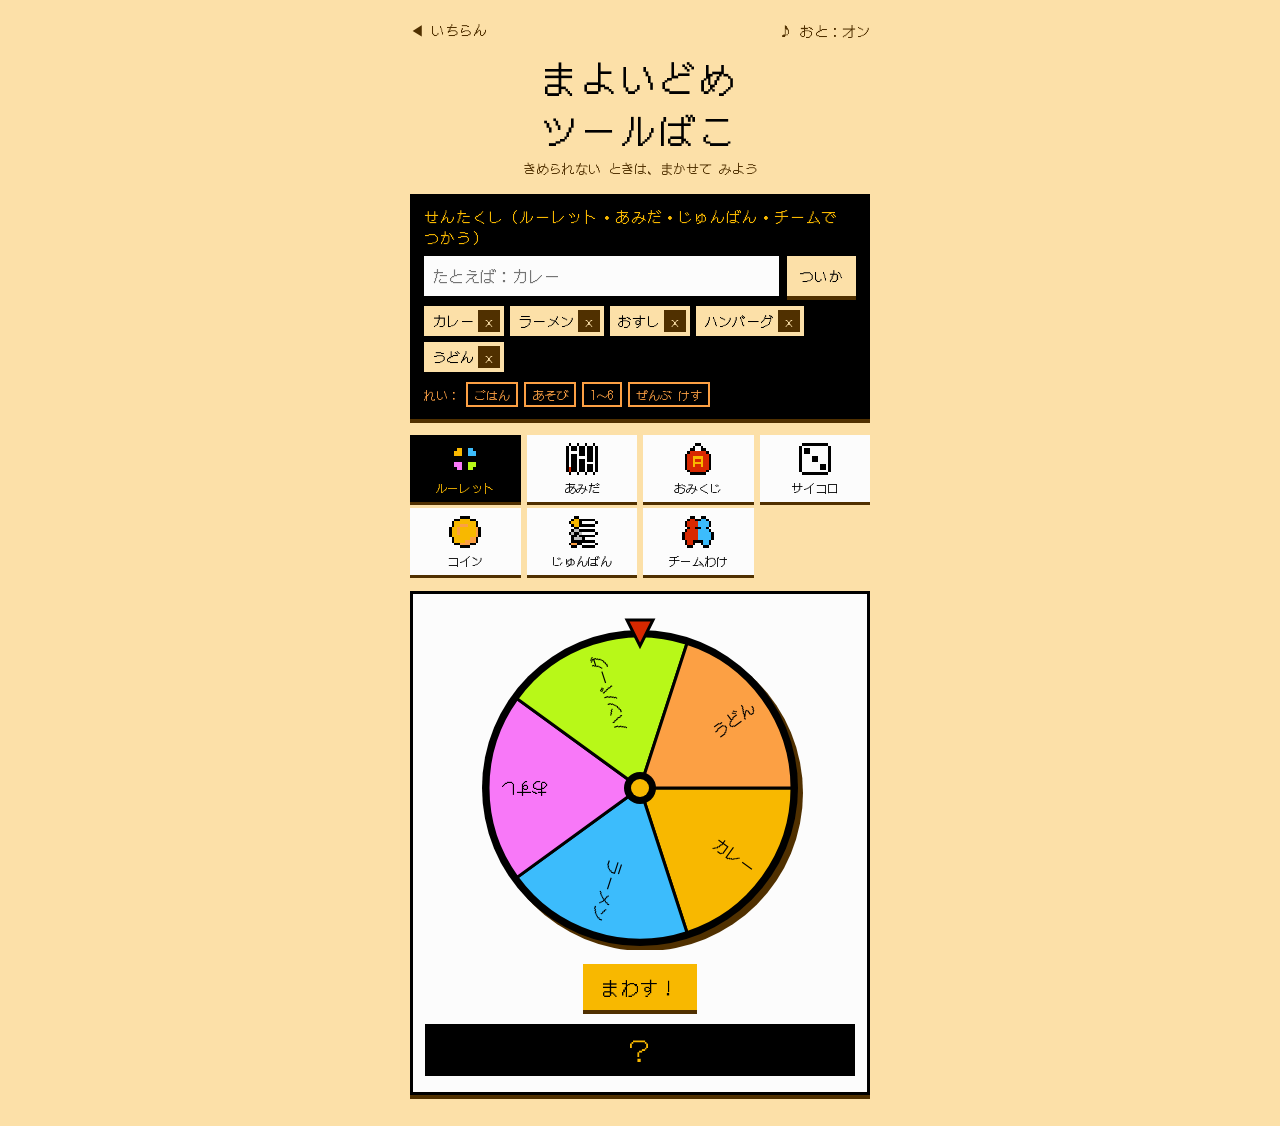
<file: mayoi/index.html>
<!doctype html>
<html lang="ja">
<head>
<meta charset="utf-8">
<meta name="viewport" content="width=device-width,initial-scale=1,viewport-fit=cover">
<title>まよいどめ ツールばこ</title>
<link rel="stylesheet" href="https://fonts.googleapis.com/css2?family=DotGothic16&display=swap">
<style>
/* まよったときに きめる ツール集。ゲーム一覧と おなじ ファミコン調 */
:root{
  --k:#000000; --w:#FCFCFC; --cream:#FCE0A8; --yellow:#F8B800; --orange:#FCA044; --brown:#503000;
  --sky:#3CBCFC; --pink:#F878F8; --green:#B8F818; --red:#D82800;
  --font:'DotGothic16','MS Gothic','Osaka-Mono',monospace;
  color-scheme:light;
}
*{box-sizing:border-box}
[hidden]{display:none!important}
html,body{margin:0}
body{background:var(--cream);color:var(--k);font-family:var(--font);min-height:100dvh;
  padding:16px max(16px,env(safe-area-inset-right,0px)) 32px max(16px,env(safe-area-inset-left,0px));
  display:flex;flex-direction:column;align-items:center;gap:16px;
  -webkit-tap-highlight-color:transparent}
header,main{width:min(100%,460px)}
.topbar{display:flex;justify-content:space-between;align-items:center}
.topbar a,.topbar button{font:inherit;font-size:14px;color:var(--brown);text-decoration:none;background:none;border:0;padding:4px 0;cursor:pointer}
h1{font-size:clamp(26px,8vw,36px);font-weight:400;margin:6px 0 0;text-align:center;letter-spacing:.1em}
header p{margin:4px 0 0;font-size:13px;color:var(--brown);text-align:center}
main{display:flex;flex-direction:column;gap:16px}
button{font-family:var(--font)}
.box{background:var(--k);color:var(--cream);padding:12px 14px;box-shadow:0 4px 0 var(--brown)}
.box h2{margin:0 0 8px;font-size:15px;font-weight:400;color:var(--yellow);letter-spacing:.06em}
/* せんたくし */
.add{display:flex;gap:8px}
.add input{flex:1;min-width:0;font:inherit;font-size:16px;padding:8px;border:0;background:var(--w);color:var(--k)}
.chips{display:flex;flex-wrap:wrap;gap:6px;margin-top:10px}
.chip{display:inline-flex;align-items:center;gap:4px;background:var(--cream);color:var(--k);padding:4px 4px 4px 8px;font-size:14px}
.chip button{border:0;background:var(--brown);color:var(--cream);width:22px;height:22px;font-size:13px;cursor:pointer;padding:0}
.presets{display:flex;flex-wrap:wrap;gap:6px;margin-top:10px;font-size:12px;color:var(--orange);align-items:center}
.presets button{border:2px solid var(--orange);background:none;color:var(--orange);font-size:12px;padding:2px 6px;cursor:pointer}
/* ボタン */
.btn{border:0;background:var(--yellow);color:var(--k);font-size:18px;padding:10px 18px;cursor:pointer;box-shadow:0 4px 0 var(--brown);letter-spacing:.08em}
.btn:active{transform:translateY(2px);box-shadow:0 2px 0 var(--brown)}
.btn.sub{background:var(--cream);font-size:14px;padding:6px 12px}
.btn:disabled{opacity:.5}
/* タブ */
.tabs{display:grid;grid-template-columns:repeat(4,1fr);gap:6px}
.tab{border:0;background:var(--w);color:var(--k);padding:8px 2px 6px;cursor:pointer;display:flex;flex-direction:column;align-items:center;gap:4px;font-size:12px;box-shadow:0 3px 0 var(--brown);white-space:nowrap}
.tab img{width:32px;image-rendering:pixelated}
.tab[aria-selected="true"]{background:var(--k);color:var(--yellow)}
/* ツール画面 */
.panel{display:none;flex-direction:column;align-items:center;gap:14px;background:var(--w);padding:16px 12px;box-shadow:0 4px 0 var(--brown);border:3px solid var(--k)}
.panel.on{display:flex}
.panel canvas{width:100%;image-rendering:pixelated;touch-action:manipulation}
.row{display:flex;gap:8px;flex-wrap:wrap;justify-content:center;align-items:center}
.note{font-size:13px;color:var(--brown);margin:0;text-align:center}
.result{min-height:52px;width:100%;background:var(--k);color:var(--yellow);font-size:24px;display:flex;align-items:center;justify-content:center;text-align:center;padding:8px;letter-spacing:.06em}
.result.pop{animation:pop .35s steps(4)}
@keyframes pop{0%{transform:scale(.6)}60%{transform:scale(1.12)}100%{transform:scale(1)}}
.seg{display:inline-flex;border:3px solid var(--k)}
.seg button{border:0;background:var(--w);font-size:15px;padding:6px 12px;cursor:pointer}
.seg button[aria-pressed="true"]{background:var(--k);color:var(--yellow)}
/* サイコロ */
.dice{display:flex;gap:14px;justify-content:center;min-height:96px;align-items:center}
.die{width:84px;height:84px;background:var(--w);border:4px solid var(--k);box-shadow:4px 4px 0 var(--brown);display:grid;grid-template:repeat(3,1fr)/repeat(3,1fr);padding:8px}
.die i{width:14px;height:14px;background:var(--k);place-self:center;visibility:hidden}
.die i.on{visibility:visible}
.die.one i.on{background:var(--red);width:20px;height:20px}
.die.roll{animation:shake .1s steps(2) infinite}
@keyframes shake{0%{transform:translate(-3px,2px) rotate(-6deg)}100%{transform:translate(3px,-2px) rotate(6deg)}}
/* コイン */
.coin{width:150px;height:150px;border-radius:50%;background:var(--yellow);border:6px solid var(--k);box-shadow:inset -8px -8px 0 var(--orange),6px 6px 0 var(--brown);
  display:flex;align-items:center;justify-content:center;font-size:30px;letter-spacing:.06em}
.coin.ura{background:#BCBCBC;box-shadow:inset -8px -8px 0 #7C7C7C,6px 6px 0 var(--brown)}
.coin.flip{animation:flip .16s steps(4) infinite}
@keyframes flip{0%{transform:scaleY(1)}50%{transform:scaleY(.08)}100%{transform:scaleY(1)}}
/* じゅんばん・チーム */
ol.order{margin:0;padding:0;list-style:none;width:100%;display:flex;flex-direction:column;gap:6px}
ol.order li{background:var(--cream);padding:8px 12px;font-size:18px;display:flex;gap:12px;animation:pop .3s steps(3)}
ol.order li b{font-weight:400;color:var(--red);min-width:2.5em}
.teams{display:grid;grid-template-columns:repeat(auto-fit,minmax(120px,1fr));gap:8px;width:100%}
.team{border:3px solid var(--k);padding:8px;animation:pop .3s steps(3)}
.team h3{margin:0 0 6px;font-size:16px;font-weight:400}
.team div{font-size:16px;line-height:1.6}
/* あみだの なまえ */
details.names{width:100%;border:3px solid var(--k);padding:6px 10px}
details.names summary{cursor:pointer;font-size:15px}
.nameRow{display:flex;align-items:center;gap:8px;margin-top:6px;font-size:15px}
.nameRow span{min-width:1.6em;text-align:right}
.nameRow input,.panel .add input{flex:1;min-width:0;font:inherit;font-size:16px;padding:6px 8px;border:3px solid var(--k);background:var(--w)}
/* おみくじ */
.kujiEdit{width:100%;display:flex;flex-direction:column;gap:8px}
.kujiEdit .chips{margin-top:0}
.kujiEdit .chip{border:2px solid var(--k)}
.kujiEdit .presets{margin-top:0;color:var(--brown)}
.kujiEdit .presets button{border-color:var(--brown);color:var(--brown)}
.kujiEdit.locked form,.kujiEdit.locked .presets,.kujiEdit.locked .chips{display:none}
.kujiBox{width:96px}
.kujiBox img{width:100%;image-rendering:pixelated;display:block}
.kujiBox.shake{animation:shake .1s steps(2) infinite}
.slip{background:var(--w);border:4px solid var(--red);box-shadow:5px 5px 0 var(--brown);padding:12px 10px;display:flex;flex-direction:column;align-items:center;gap:8px;animation:pop .35s steps(4)}
.slip[hidden]{display:none}
.slip small{font-size:14px;color:var(--brown)}
.slip b{font-weight:400;font-size:40px;writing-mode:vertical-rl;letter-spacing:.15em;color:var(--red);min-height:2em}
.linkish{border:0;background:none;color:var(--brown);font-size:13px;text-decoration:underline;cursor:pointer}
</style>
</head>
<body>
<header>
  <div class="topbar"><a href="../">◀ いちらん</a><button id="sound" type="button">♪ おと：オン</button></div>
  <h1>まよいどめ<br>ツールばこ</h1>
  <p>きめられない ときは、まかせて みよう</p>
</header>
<main>
  <section class="box">
    <h2>せんたくし（ルーレット・あみだ・じゅんばん・チームで つかう）</h2>
    <form class="add" id="addForm"><input id="addIn" maxlength="12" placeholder="たとえば：カレー" autocomplete="off"><button class="btn sub" type="submit">ついか</button></form>
    <div class="chips" id="chips"></div>
    <div class="presets">れい：<button data-p="ごはん">ごはん</button><button data-p="あそび">あそび</button><button data-p="かず">1〜6</button><button data-p="clear">ぜんぶ けす</button></div>
  </section>

  <nav class="tabs" role="tablist" id="tabs"></nav>

  <!-- ルーレット -->
  <section class="panel" id="p-roulette">
    <canvas id="wheel" width="300" height="300"></canvas>
    <button class="btn" id="spin">まわす！</button>
    <div class="result" id="r-roulette">？</div>
  </section>

  <!-- あみだくじ -->
  <section class="panel" id="p-amida">
    <details class="names"><summary>うえの なまえを きめる（なしでも OK）</summary><div id="amidaNames"></div></details>
    <p class="note">うえの ばんごう（なまえ）を タップすると スタート</p>
    <canvas id="amida" width="300" height="340"></canvas>
    <div class="row"><button class="btn sub" id="amidaNew">あみだを つくりなおす</button><button class="btn sub" id="amidaAll">ぜんぶ ひらく</button></div>
    <div class="result" id="r-amida">？</div>
  </section>

  <!-- おみくじ -->
  <section class="panel" id="p-omikuji">
    <div class="kujiEdit" id="kujiEdit">
      <p class="note" id="kujiNote">くじの なかみを いれてね（1こ ＝ 1にんぶん）</p>
      <form class="add" id="kujiForm"><input id="kujiIn" maxlength="10" placeholder="たとえば：大吉" autocomplete="off"><button class="btn sub" type="submit">ついか</button></form>
      <div class="chips" id="kujiChips"></div>
      <div class="presets">れい：<button type="button" data-k="unsei">うんせい</button><button type="button" data-k="atari">あたり 1こ</button><button type="button" data-k="clear">ぜんぶ けす</button></div>
    </div>
    <div class="kujiBox" id="kujiBox"><img id="kujiImg" alt="おみくじの はこ"></div>
    <p class="note" id="kujiLeft"></p>
    <button class="btn" id="draw">ひく！</button>
    <div class="slip" id="slip" hidden><small id="slipWho"></small><b id="slipText"></b></div>
    <ol class="order" id="kujiLog"></ol>
    <button class="btn" id="kujiAgain" hidden>もういちど あそぶ</button>
    <button class="linkish" id="kujiAbort" type="button" hidden>とちゅうで やりなおす</button>
    <div class="row" id="kujiAsk" hidden><span class="note">ほんとうに さいしょから やりなおす？</span><button class="btn sub" id="kujiYes" type="button">はい</button><button class="btn sub" id="kujiNo" type="button">いいえ</button></div>
  </section>

  <!-- サイコロ -->
  <section class="panel" id="p-dice">
    <div class="seg" id="diceN"><button aria-pressed="true" data-n="1">1こ</button><button aria-pressed="false" data-n="2">2こ</button><button aria-pressed="false" data-n="3">3こ</button></div>
    <div class="dice" id="dice"></div>
    <button class="btn" id="roll">ふる！</button>
    <div class="result" id="r-dice">？</div>
  </section>

  <!-- コイン -->
  <section class="panel" id="p-coin">
    <div class="coin" id="coin">？</div>
    <button class="btn" id="toss">なげる！</button>
    <div class="result" id="r-coin">？</div>
  </section>

  <!-- じゅんばん -->
  <section class="panel" id="p-order">
    <p class="note">せんたくしを ランダムな じゅんばんに ならべるよ</p>
    <button class="btn" id="shuffle">ならべる！</button>
    <ol class="order" id="order"></ol>
  </section>

  <!-- チームわけ -->
  <section class="panel" id="p-team">
    <div class="seg" id="teamN"><button aria-pressed="true" data-n="2">2チーム</button><button aria-pressed="false" data-n="3">3チーム</button><button aria-pressed="false" data-n="4">4チーム</button></div>
    <button class="btn" id="split">わける！</button>
    <div class="teams" id="teams"></div>
  </section>
</main>
<script>
'use strict';
const $ = id => document.getElementById(id);
const rnd = n => Math.floor(Math.random() * n);
const shuffled = a => { a = a.slice(); for (let i = a.length - 1; i > 0; i--) { const j = rnd(i + 1); [a[i], a[j]] = [a[j], a[i]]; } return a; };
const FONT = "'DotGothic16','MS Gothic',monospace";
const COLORS = ['#F8B800', '#3CBCFC', '#F878F8', '#B8F818', '#FCA044', '#FCFCFC', '#BCBCBC', '#FCE0A8'];

/* ---------- ドット絵アイコン ---------- */
const PAL = {K:'#000000',w:'#FCFCFC',e:'#BCBCBC',y:'#F8B800',o:'#FCA044',r:'#D82800',s:'#3CBCFC',p:'#F878F8',G:'#B8F818',b:'#503000',c:'#FCE0A8'};
function sprite(rows) {
  const h = rows.length, w = rows[0].length, c = document.createElement('canvas'); c.width = w + 2; c.height = h + 2;
  const x = c.getContext('2d');
  x.fillStyle = '#000';
  for (let j = 0; j < h; j++) for (let i = 0; i < w; i++) if (rows[j][i] !== '.') for (const [dx, dy] of [[1,0],[-1,0],[0,1],[0,-1]]) x.fillRect(i + 1 + dx, j + 1 + dy, 1, 1);
  for (let j = 0; j < h; j++) for (let i = 0; i < w; i++) { const ch = rows[j][i]; if (ch === '.') continue; x.fillStyle = PAL[ch]; x.fillRect(i + 1, j + 1, 1, 1); }
  return c.toDataURL();
}
const TOOLS = [
  ['roulette', 'ルーレット', ["....KK....","..yyKKss..",".yyyKKsss.",".yyyKKsss.","KKKKKKKKKK","KKKKKKKKKK",".pppKKGGG.",".pppKKGGG.","..ppKKGG..","....KK...."]],
  ['amida', 'あみだ', ["w..w..w..w","w..w..w..w","wwww..w..w","w..w..w..w","w..wwww..w","w..w..w..w","w..w..wwww","w..w..w..w","r..w..w..w","r..w..w..w"]],
  ['omikuji', 'おみくじ', ["....ww....","....ww....","..rrrrrr..",".rrrrrrrr.",".rryyyyrr.",".rryrryrr.",".rryyyyrr.",".rryrryrr.",".rrrrrrrr.","..rrrrrr.."]],
  ['dice', 'サイコロ', ["wwwwwwwwww","wKKwwwwwww","wKKwwwwwww","wwwwwwwwww","wwwwKKwwww","wwwwKKwwww","wwwwwwwwww","wwwwwwwKKw","wwwwwwwKKw","wwwwwwwwww"]],
  ['coin', 'コイン', ["...yyyy...",".yyyyyyyy.",".yyoooyyy.","yyoyyyyyyo","yyoyyyyyyo","yyoyyyyyyo","yyyyyyyyyo",".yyyyyyoo.",".yyyyoooo.","...oooo..."]],
  ['order', 'じゅんばん', ["..yy......",".yyy.wwwww","..yy......","..........","..ee......",".e..ewwwww","...e......","..eee.....","..........",".oo..wwwww"]],
  ['team', 'チームわけ', ["..rr..ss..",".rrrrssss.",".rrrrssss.","..rr..ss..",".rrrrssss.","rrrrrsssss","rrrrrsssss","rrrrrsssss",".rr....ss.",".rr....ss."]],
];

/* ---------- おと ---------- */
let actx = null, muted = false;
try { muted = localStorage.getItem('mayoi-mute') === '1'; } catch (e) {}
function beep(f, d = .06, type = 'square', vol = .12, at = 0) {
  if (muted) return;
  try { if (!actx) actx = new (window.AudioContext || window.webkitAudioContext)(); } catch (e) { return; }
  const t = actx.currentTime + at, o = actx.createOscillator(), g = actx.createGain();
  o.type = type; o.frequency.setValueAtTime(f, t);
  g.gain.setValueAtTime(vol, t); g.gain.exponentialRampToValueAtTime(.001, t + d);
  o.connect(g).connect(actx.destination); o.start(t); o.stop(t + d + .02);
}
const tick = () => beep(880, .03);
const fanfare = () => [523, 659, 784, 1047].forEach((f, i) => beep(f, .12, 'square', .1, i * .09));
function setSoundLabel() { $('sound').textContent = muted ? '♪ おと：オフ' : '♪ おと：オン'; }
$('sound').onclick = () => { muted = !muted; try { localStorage.setItem('mayoi-mute', muted ? '1' : '0'); } catch (e) {} setSoundLabel(); };
setSoundLabel();

function show(id, text) { const r = $(id); r.textContent = text; r.classList.remove('pop'); void r.offsetWidth; r.classList.add('pop'); fanfare(); }

/* ---------- せんたくし ---------- */
const PRESETS = { 'ごはん': ['カレー', 'ラーメン', 'おすし', 'ハンバーグ', 'うどん'], 'あそび': ['こうえん', 'ゲーム', 'おえかき', 'ほん', 'おさんぽ'], 'かず': ['1', '2', '3', '4', '5', '6'] };
let choices = PRESETS['ごはん'].slice();
try { const s = JSON.parse(localStorage.getItem('mayoi-choices')); if (Array.isArray(s)) choices = s.filter(x => typeof x === 'string').slice(0, 12); } catch (e) {}
function save() { try { localStorage.setItem('mayoi-choices', JSON.stringify(choices)); } catch (e) {} }
function chipList(el, arr, onRemove, color) {
  el.innerHTML = '';
  if (!arr.length) { el.innerHTML = `<span style="font-size:13px;color:${color}">まだ なにも ないよ。うえに かいて ついか してね</span>`; }
  arr.forEach((c, i) => {
    const s = document.createElement('span'); s.className = 'chip'; s.textContent = c;
    const b = document.createElement('button'); b.type = 'button'; b.textContent = '×'; b.setAttribute('aria-label', c + ' を けす');
    b.onclick = () => onRemove(i);
    s.append(b); el.append(s);
  });
}
function renderChips() { chipList($('chips'), choices, i => { choices.splice(i, 1); changed(); }, '#FCA044'); }
function changed() { save(); renderChips(); drawWheel(); newAmida(); }
$('addForm').onsubmit = e => {
  e.preventDefault(); const v = $('addIn').value.trim();
  if (!v) return;
  if (choices.length >= 12) { $('addIn').value = ''; $('addIn').placeholder = 'いっぱい（12こまで）'; return; }
  choices.push(v); $('addIn').value = ''; changed();
};
document.querySelectorAll('.presets button').forEach(b => b.onclick = () => { const p = b.dataset.p; choices = p === 'clear' ? [] : PRESETS[p].slice(); changed(); });
const need = (n, id) => { if (choices.length < n) { const r = $(id); if (r) { r.textContent = `せんたくしを ${n}こ いじょう いれてね`; } return false; } return true; };

/* ---------- タブ ---------- */
let current = 'roulette';
try { current = localStorage.getItem('mayoi-tab') || 'roulette'; } catch (e) {}
TOOLS.forEach(([id, name, rows]) => {
  const b = document.createElement('button'); b.className = 'tab'; b.type = 'button'; b.role = 'tab'; b.dataset.id = id;
  const img = document.createElement('img'); img.src = sprite(rows); img.alt = '';
  b.append(img, name); b.onclick = () => select(id); $('tabs').append(b);
});
function select(id) {
  if (!TOOLS.some(t => t[0] === id)) id = 'roulette';
  current = id; try { localStorage.setItem('mayoi-tab', id); } catch (e) {}
  document.querySelectorAll('.tab').forEach(b => b.setAttribute('aria-selected', b.dataset.id === id));
  document.querySelectorAll('.panel').forEach(p => p.classList.toggle('on', p.id === 'p-' + id));
}

/* ---------- キャンバスの じゅんび ---------- */
function prep(cv, h) {
  const w = cv.clientWidth || 300, dpr = Math.min(devicePixelRatio || 1, 3);
  cv.style.height = h(w) + 'px'; cv.width = w * dpr; cv.height = h(w) * dpr;
  const x = cv.getContext('2d'); x.setTransform(dpr, 0, 0, dpr, 0, 0); return [x, w, h(w)];
}
const clip = (s, n) => s.length > n ? s.slice(0, n - 1) + '…' : s;

/* ---------- ルーレット ---------- */
let rot = 0, spinning = false;
function drawWheel() {
  const cv = $('wheel'); if (!cv.clientWidth) return;
  const [x, w] = prep(cv, w => Math.min(w, 340));
  const W = cv.clientWidth, H = Math.min(W, 340), cx = W / 2, cy = H / 2 + 8, R = Math.min(W, H) / 2 - 18;
  x.clearRect(0, 0, W, H);
  const n = Math.max(choices.length, 1), seg = Math.PI * 2 / n;
  x.fillStyle = '#503000'; x.beginPath(); x.arc(cx + 5, cy + 5, R + 6, 0, Math.PI * 2); x.fill();
  x.fillStyle = '#000'; x.beginPath(); x.arc(cx, cy, R + 6, 0, Math.PI * 2); x.fill();
  for (let i = 0; i < n; i++) {
    x.fillStyle = choices.length ? COLORS[i % COLORS.length] : '#BCBCBC';
    if (n > 1 && i === n - 1 && n % COLORS.length === 1) x.fillStyle = COLORS[2];
    x.beginPath(); x.moveTo(cx, cy); x.arc(cx, cy, R, rot + i * seg, rot + (i + 1) * seg); x.closePath(); x.fill();
    x.strokeStyle = '#000'; x.lineWidth = 3; x.stroke();
    if (!choices.length) continue;
    x.save(); x.translate(cx, cy); x.rotate(rot + (i + .5) * seg);
    x.fillStyle = '#000'; x.font = `${n > 8 ? 13 : 16}px ${FONT}`; x.textAlign = 'right'; x.textBaseline = 'middle';
    x.fillText(clip(choices[i], 6), R - 12, 0); x.restore();
  }
  x.fillStyle = '#000'; x.beginPath(); x.arc(cx, cy, 16, 0, Math.PI * 2); x.fill();
  x.fillStyle = '#F8B800'; x.beginPath(); x.arc(cx, cy, 9, 0, Math.PI * 2); x.fill();
  // はり（うえ）
  x.fillStyle = '#D82800'; x.strokeStyle = '#000'; x.lineWidth = 3;
  x.beginPath(); x.moveTo(cx - 13, cy - R - 16); x.lineTo(cx + 13, cy - R - 16); x.lineTo(cx, cy - R + 10); x.closePath(); x.fill(); x.stroke();
}
const pickIndex = () => { const n = choices.length, seg = Math.PI * 2 / n; let a = (-Math.PI / 2 - rot) % (Math.PI * 2); if (a < 0) a += Math.PI * 2; return Math.floor(a / seg) % n; };
$('spin').onclick = () => {
  if (spinning || !need(2, 'r-roulette')) return;
  spinning = true; $('spin').disabled = true; $('r-roulette').textContent = '…';
  const start = rot, dist = Math.PI * 2 * (5 + Math.random() * 2) + Math.random() * Math.PI * 2, T = 3600, t0 = performance.now();
  let last = pickIndex();
  (function f(now) {
    const p = Math.min((now - t0) / T, 1), e = 1 - Math.pow(1 - p, 4);
    rot = start + dist * e; drawWheel();
    const k = pickIndex(); if (k !== last) { tick(); last = k; }
    if (p < 1) requestAnimationFrame(f);
    else { rot %= Math.PI * 2; spinning = false; $('spin').disabled = false; show('r-roulette', '「' + choices[pickIndex()] + '」に きまり！'); }
  })(t0);
};

/* ---------- あみだくじ ---------- */
const ROWS = 9;
let amida = null, tracing = false, amidaNames = [];
try { const s = JSON.parse(localStorage.getItem('mayoi-amida-names')); if (Array.isArray(s)) amidaNames = s.map(x => typeof x === 'string' ? x : ''); } catch (e) {}
const topLabel = i => (amidaNames[i] || '').trim() || String(i + 1);
function renderNames() {
  const el = $('amidaNames'); el.innerHTML = '';
  for (let i = 0; i < choices.length; i++) {
    const row = document.createElement('label'); row.className = 'nameRow';
    const n = document.createElement('span'); n.textContent = (i + 1) + '：';
    const inp = document.createElement('input'); inp.maxLength = 8; inp.placeholder = String(i + 1); inp.value = amidaNames[i] || ''; inp.autocomplete = 'off';
    inp.oninput = () => { amidaNames[i] = inp.value; try { localStorage.setItem('mayoi-amida-names', JSON.stringify(amidaNames)); } catch (e) {} if (!tracing) drawAmida(); };
    row.append(n, inp); el.append(row);
  }
  if (!choices.length) el.innerHTML = '<p class="note">さきに せんたくしを いれてね</p>';
}
function newAmida() {
  renderNames();
  const n = choices.length, rungs = [];
  for (let r = 0; r < ROWS; r++) { const row = []; for (let i = 0; i < n - 1; i++) row.push(!row[i - 1] && Math.random() < .45); rungs.push(row); }
  // どの たてせんの あいだにも 1ぽんは よこせんを
  for (let i = 0; i < n - 1; i++) if (!rungs.some(row => row[i])) { const r = rnd(ROWS); rungs[r][i] = true; if (i > 0) rungs[r][i - 1] = false; if (i < n - 2) rungs[r][i + 1] = false; }
  amida = { n, rungs, bottom: shuffled(choices), open: new Array(n).fill(false), used: new Array(n).fill(false), paths: [] };
  $('r-amida').textContent = '？'; drawAmida();
}
function amidaGeo() {
  const W = $('amida').clientWidth || 300, H = Math.round(W * 1.1), n = amida.n, m = Math.min(36, W / (n * 2));
  const xs = Array.from({ length: n }, (_, i) => n === 1 ? W / 2 : m + i * (W - 2 * m) / (n - 1));
  return { W, H, xs, y0: 44, y1: H - 50, dy: (H - 94) / ROWS, bw: Math.min(64, W / n - 4) };
}
function pathFor(c) {
  const g = amidaGeo(), pts = [[g.xs[c], 18], [g.xs[c], g.y0]];
  for (let r = 0; r < ROWS; r++) {
    const y = g.y0 + (r + .5) * g.dy;
    if (amida.rungs[r][c]) { pts.push([g.xs[c], y], [g.xs[c + 1], y]); c++; }
    else if (c > 0 && amida.rungs[r][c - 1]) { pts.push([g.xs[c], y], [g.xs[c - 1], y]); c--; }
  }
  pts.push([g.xs[c], g.y1]); return { pts, end: c };
}
function drawAmida(anim) {
  const cv = $('amida'); if (!cv.clientWidth || !amida) return;
  const g = amidaGeo(); const [x] = prep(cv, w => Math.round(w * 1.1));
  x.clearRect(0, 0, g.W, g.H);
  if (amida.n < 2) { x.fillStyle = '#503000'; x.font = `15px ${FONT}`; x.textAlign = 'center'; x.fillText('せんたくしを 2こ いじょう いれてね', g.W / 2, g.H / 2); return; }
  x.strokeStyle = '#000'; x.lineWidth = 4; x.lineCap = 'square';
  g.xs.forEach(px => { x.beginPath(); x.moveTo(px, g.y0); x.lineTo(px, g.y1); x.stroke(); });
  amida.rungs.forEach((row, r) => row.forEach((on, i) => { if (!on) return; const y = g.y0 + (r + .5) * g.dy; x.beginPath(); x.moveTo(g.xs[i], y); x.lineTo(g.xs[i + 1], y); x.stroke(); }));
  const drawPath = (pts, len, color) => {
    x.strokeStyle = color; x.lineWidth = 6; x.beginPath(); x.moveTo(...pts[0]); let left = len;
    for (let i = 1; i < pts.length && left > 0; i++) {
      const [ax, ay] = pts[i - 1], [bx, by] = pts[i], d = Math.hypot(bx - ax, by - ay);
      if (left >= d) x.lineTo(bx, by); else x.lineTo(ax + (bx - ax) * left / d, ay + (by - ay) * left / d);
      left -= d;
    }
    x.stroke();
  };
  amida.paths.forEach(p => drawPath(p.pts, Infinity, p.color));
  if (anim) drawPath(anim.pts, anim.len, anim.color);
  const fs = amida.n > 6 ? 11 : 14;
  const bw = g.bw, nc = amida.n > 6 ? 3 : 4;
  g.xs.forEach((px, i) => {
    // うえ：ばんごう または なまえ
    x.fillStyle = amida.used[i] ? '#3CBCFC' : '#F8B800'; x.fillRect(px - bw / 2, 2, bw, 30); x.strokeStyle = '#000'; x.lineWidth = 3; x.strokeRect(px - bw / 2, 2, bw, 30);
    const named = (amidaNames[i] || '').trim();
    x.fillStyle = '#000'; x.font = `${named ? fs : 16}px ${FONT}`; x.textAlign = 'center'; x.textBaseline = 'middle'; x.fillText(clip(topLabel(i), nc), px, 18);
    // した：こたえ（かくしてある）
    x.fillStyle = amida.open[i] ? '#FCFCFC' : '#000'; x.fillRect(px - bw / 2, g.y1 + 6, bw, 36);
    x.strokeStyle = '#000'; x.strokeRect(px - bw / 2, g.y1 + 6, bw, 36);
    x.fillStyle = amida.open[i] ? '#000' : '#F8B800'; x.font = `${fs}px ${FONT}`;
    x.fillText(amida.open[i] ? clip(amida.bottom[i], nc) : '？', px, g.y1 + 24);
  });
}
function trace(c, cb) {
  const { pts, end } = pathFor(c), color = ['#D82800', '#0078F8', '#00A800', '#F878F8', '#FCA044'][amida.paths.length % 5];
  let total = 0; for (let i = 1; i < pts.length; i++) total += Math.hypot(pts[i][0] - pts[i - 1][0], pts[i][1] - pts[i - 1][1]);
  const t0 = performance.now(), T = 1800; let lastBeep = 0;
  (function f(now) {
    const p = Math.min((now - t0) / T, 1);
    if (now - lastBeep > 90) { beep(440 + p * 440, .03); lastBeep = now; }
    drawAmida({ pts, len: total * p, color });
    if (p < 1) requestAnimationFrame(f); else { amida.paths.push({ pts, color }); amida.open[end] = true; drawAmida(); cb(end); }
  })(t0);
}
$('amida').addEventListener('pointerdown', e => {
  if (tracing || !amida || amida.n < 2) return;
  const r = $('amida').getBoundingClientRect(), px = e.clientX - r.left, py = e.clientY - r.top, g = amidaGeo();
  if (py > 60) return;
  const c = g.xs.findIndex(x => Math.abs(x - px) <= Math.max(g.bw / 2, 16)); if (c < 0 || amida.used[c]) return;
  amida.used[c] = true; tracing = true; $('r-amida').textContent = '…';
  trace(c, end => { tracing = false; const t = topLabel(c); show('r-amida', `${/^\d+$/.test(t) ? t + 'ばん' : t} →「${amida.bottom[end]}」`); });
});
$('amidaNew').onclick = () => { if (!tracing) newAmida(); };
$('amidaAll').onclick = () => { if (tracing || !amida) return; amida.open.fill(true); drawAmida(); };

/* ---------- おみくじ ---------- */
// くじは ひいたら なくなる。ぜんぶ ひきおわるまで なかみは かえられない（とちゅうで とじても つづきから）
const KUJI_PRESETS = { unsei: ['大吉', '中吉', '小吉', '吉', '末吉', '凶'], atari: ['あたり', 'はずれ', 'はずれ'] };
let kuji = ['大吉', '中吉', '吉'], round = null, drawing = false;
try { const s = JSON.parse(localStorage.getItem('mayoi-kuji')); if (Array.isArray(s)) kuji = s.filter(x => typeof x === 'string').slice(0, 20); } catch (e) {}
try { const r = JSON.parse(localStorage.getItem('mayoi-kuji-round')); if (r && Array.isArray(r.deck) && Array.isArray(r.log)) round = r; } catch (e) {}
const saveKuji = () => { try { localStorage.setItem('mayoi-kuji', JSON.stringify(kuji)); localStorage.setItem('mayoi-kuji-round', JSON.stringify(round)); } catch (e) {} };
$('kujiImg').src = sprite(TOOLS.find(t => t[0] === 'omikuji')[2]);
function renderKuji() {
  const active = !!round && round.deck.length > 0, done = !!round && round.deck.length === 0;
  $('kujiEdit').classList.toggle('locked', !!round);
  $('kujiNote').textContent = done ? '「もういちど あそぶ」を おすと、くじを いれなおせるよ' : active ? 'ぜんいん ひきおわるまで、くじの なかみは かえられないよ' :'くじの なかみを いれてね（1こ ＝ 1にんぶん）';
  chipList($('kujiChips'), kuji, i => { kuji.splice(i, 1); saveKuji(); renderKuji(); }, '#503000');
  $('kujiLeft').textContent = done ? 'ぜんいん ひきおわったよ！' : active ? `のこり ${round.deck.length}まい ・ つぎは ${round.log.length + 1}にんめ` : kuji.length ? `${kuji.length}にんぶん の くじが はいってるよ` : '';
  $('draw').disabled = drawing || done || (!round && !kuji.length);
  $('draw').hidden = done;
  $('kujiAgain').hidden = !done; $('kujiAbort').hidden = !active || drawing || !$('kujiAsk').hidden;
  if (!active) $('kujiAsk').hidden = true;
  const ol = $('kujiLog'); ol.innerHTML = '';
  (round ? round.log : []).forEach((t, i) => { const li = document.createElement('li'); li.style.animation = 'none'; li.innerHTML = `<b>${i + 1}にんめ</b>`; li.append(t); ol.append(li); });
}
$('kujiForm').onsubmit = e => {
  e.preventDefault(); if (round) return; const v = $('kujiIn').value.trim(); if (!v) return;
  if (kuji.length >= 20) { $('kujiIn').value = ''; $('kujiIn').placeholder = 'いっぱい（20こまで）'; return; }
  kuji.push(v); $('kujiIn').value = ''; saveKuji(); renderKuji();
};
document.querySelectorAll('#kujiEdit .presets button').forEach(b => b.onclick = () => { if (round) return; const k = b.dataset.k; kuji = k === 'clear' ? [] : KUJI_PRESETS[k].slice(); saveKuji(); renderKuji(); });
$('draw').onclick = () => {
  if (drawing) return;
  if (!round) { if (!kuji.length) return; round = { deck: shuffled(kuji), log: [] }; saveKuji(); }
  if (!round.deck.length) return;
  drawing = true; $('slip').hidden = true; renderKuji();
  const box = $('kujiBox'); box.classList.add('shake');
  const iv = setInterval(() => beep(300 + rnd(200), .04, 'square', .08), 90);
  setTimeout(() => {
    clearInterval(iv); box.classList.remove('shake');
    const t = round.deck.pop(); round.log.push(t); saveKuji(); drawing = false;
    $('slipWho').textContent = `${round.log.length}にんめ の くじ`; $('slipText').textContent = t;
    const s = $('slip'); s.hidden = false; s.style.animation = 'none'; void s.offsetWidth; s.style.animation = '';
    fanfare(); renderKuji();
  }, 1000);
};
$('kujiAgain').onclick = () => { round = null; $('slip').hidden = true; saveKuji(); renderKuji(); };
$('kujiAbort').onclick = () => { $('kujiAbort').hidden = true; $('kujiAsk').hidden = false; };
$('kujiNo').onclick = () => { $('kujiAsk').hidden = true; renderKuji(); };
$('kujiYes').onclick = () => { $('kujiAsk').hidden = true; round = null; $('slip').hidden = true; saveKuji(); renderKuji(); };

/* ---------- サイコロ ---------- */
const PIPS = { 1: [4], 2: [2, 6], 3: [2, 4, 6], 4: [0, 2, 6, 8], 5: [0, 2, 4, 6, 8], 6: [0, 2, 3, 5, 6, 8] };
let diceN = 1, rolling = false;
function face(d, v) { d.classList.toggle('one', v === 1); d.querySelectorAll('i').forEach((p, k) => p.classList.toggle('on', PIPS[v].includes(k))); }
function makeDice() {
  $('dice').innerHTML = '';
  for (let i = 0; i < diceN; i++) { const d = document.createElement('div'); d.className = 'die'; d.innerHTML = '<i></i>'.repeat(9); face(d, i + 1); $('dice').append(d); }
}
function segSetup(id, cb) { document.querySelectorAll(`#${id} button`).forEach(b => b.onclick = () => { document.querySelectorAll(`#${id} button`).forEach(o => o.setAttribute('aria-pressed', o === b)); cb(+b.dataset.n); }); }
segSetup('diceN', n => { if (rolling) return; diceN = n; makeDice(); $('r-dice').textContent = '？'; });
$('roll').onclick = () => {
  if (rolling) return; rolling = true; $('roll').disabled = true; $('r-dice').textContent = '…';
  const ds = [...document.querySelectorAll('.die')]; ds.forEach(d => d.classList.add('roll'));
  const iv = setInterval(() => { ds.forEach(d => face(d, rnd(6) + 1)); tick(); }, 70);
  setTimeout(() => {
    clearInterval(iv); const vs = ds.map(d => { const v = rnd(6) + 1; face(d, v); d.classList.remove('roll'); return v; });
    rolling = false; $('roll').disabled = false;
    show('r-dice', vs.length > 1 ? `${vs.join(' ＋ ')} ＝ ${vs.reduce((a, b) => a + b)}` : `${vs[0]} が でた！`);
  }, 1100);
};

/* ---------- コイン ---------- */
let tossing = false;
$('toss').onclick = () => {
  if (tossing) return; tossing = true; $('toss').disabled = true; $('r-coin').textContent = '…';
  const c = $('coin'); c.classList.add('flip');
  let k = 0; const iv = setInterval(() => { k++; c.classList.toggle('ura', k % 2 === 1); c.textContent = k % 2 ? 'うら' : 'おもて'; }, 80);
  setTimeout(() => {
    clearInterval(iv); const ura = Math.random() < .5;
    c.classList.remove('flip'); c.classList.toggle('ura', ura); c.textContent = ura ? 'うら' : 'おもて';
    tossing = false; $('toss').disabled = false; show('r-coin', ura ? 'うら！' : 'おもて！');
  }, 1300);
};

/* ---------- じゅんばん ---------- */
$('shuffle').onclick = () => {
  const ol = $('order'); ol.innerHTML = '';
  if (choices.length < 2) { ol.innerHTML = '<li>せんたくしを 2こ いじょう いれてね</li>'; return; }
  shuffled(choices).forEach((c, i) => setTimeout(() => {
    const li = document.createElement('li'); li.innerHTML = `<b>${i + 1}ばん</b>`; li.append(c); ol.append(li); beep(523 + i * 60, .08);
  }, i * 220));
};

/* ---------- チームわけ ---------- */
let teamN = 2;
segSetup('teamN', n => { teamN = n; });
$('split').onclick = () => {
  const el = $('teams'); el.innerHTML = '';
  if (choices.length < teamN) { el.innerHTML = `<p class="note">せんたくしを ${teamN}こ いじょう いれてね</p>`; return; }
  const ts = Array.from({ length: teamN }, () => []);
  shuffled(choices).forEach((c, i) => ts[i % teamN].push(c));
  const names = ['あか', 'あお', 'みどり', 'きいろ'], cols = ['#D82800', '#0078F8', '#00A800', '#F8B800'];
  ts.forEach((t, i) => {
    const d = document.createElement('div'); d.className = 'team'; d.style.background = i === 3 ? '#FCE0A8' : '#FCFCFC';
    const h = document.createElement('h3'); h.textContent = names[i] + 'チーム'; h.style.color = cols[i];
    const m = document.createElement('div'); m.textContent = t.join('・');
    d.append(h, m); el.append(d);
  });
  fanfare();
};

/* ---------- はじめ ---------- */
renderChips(); makeDice(); renderKuji(); select(current);
newAmida();
const redraw = () => { drawWheel(); drawAmida(); };
addEventListener('resize', redraw);
document.querySelectorAll('.tab').forEach(b => b.addEventListener('click', redraw));
(document.fonts ? document.fonts.ready : Promise.resolve()).then(redraw);
</script>
</body>
</html>
</file>
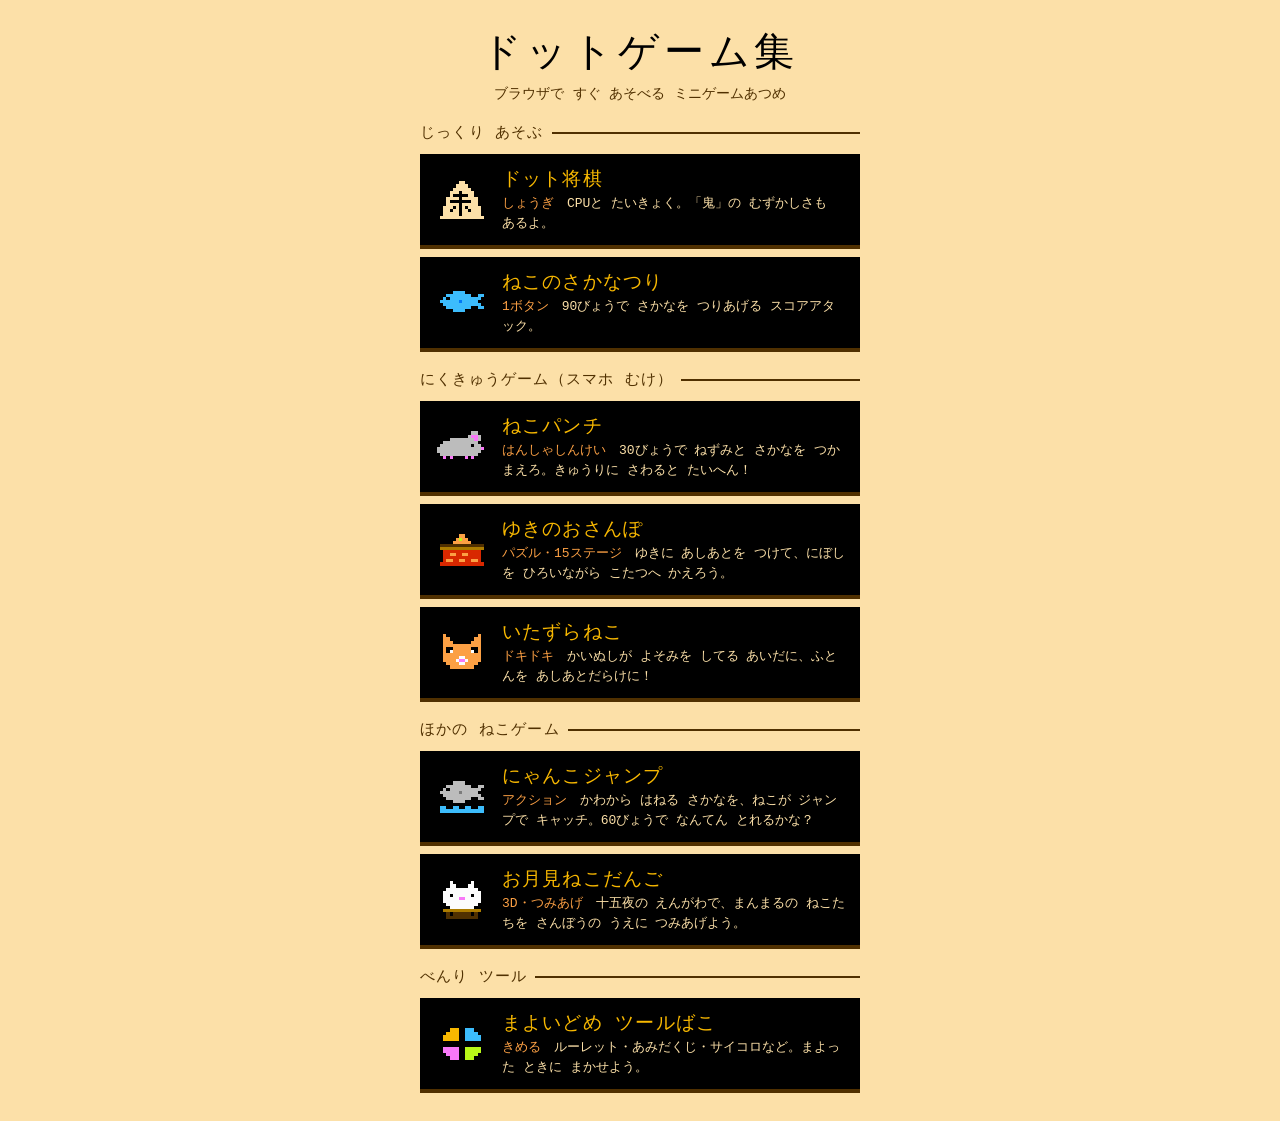
<file: nikukyu/index.html>
<!doctype html>
<html lang="ja">
<head>
<meta charset="utf-8">
<meta name="viewport" content="width=device-width,initial-scale=1">
<title>ドットゲーム集</title>
<!-- にくきゅうゲームのメニューは トップのゲーム一覧に まとめた。むかしのリンク用に 自動で うつる -->
<meta http-equiv="refresh" content="0; url=../">
<link rel="canonical" href="../">
<style>body{background:#FCE0A8;color:#000;font-family:'DotGothic16','MS Gothic',monospace;padding:24px 16px;text-align:center}a{color:#503000}</style>
</head>
<body>
<p>ゲーム一覧に うつります…　<a href="../">うつらない ときは ここを タップ</a></p>
</body>
</html>
</file>
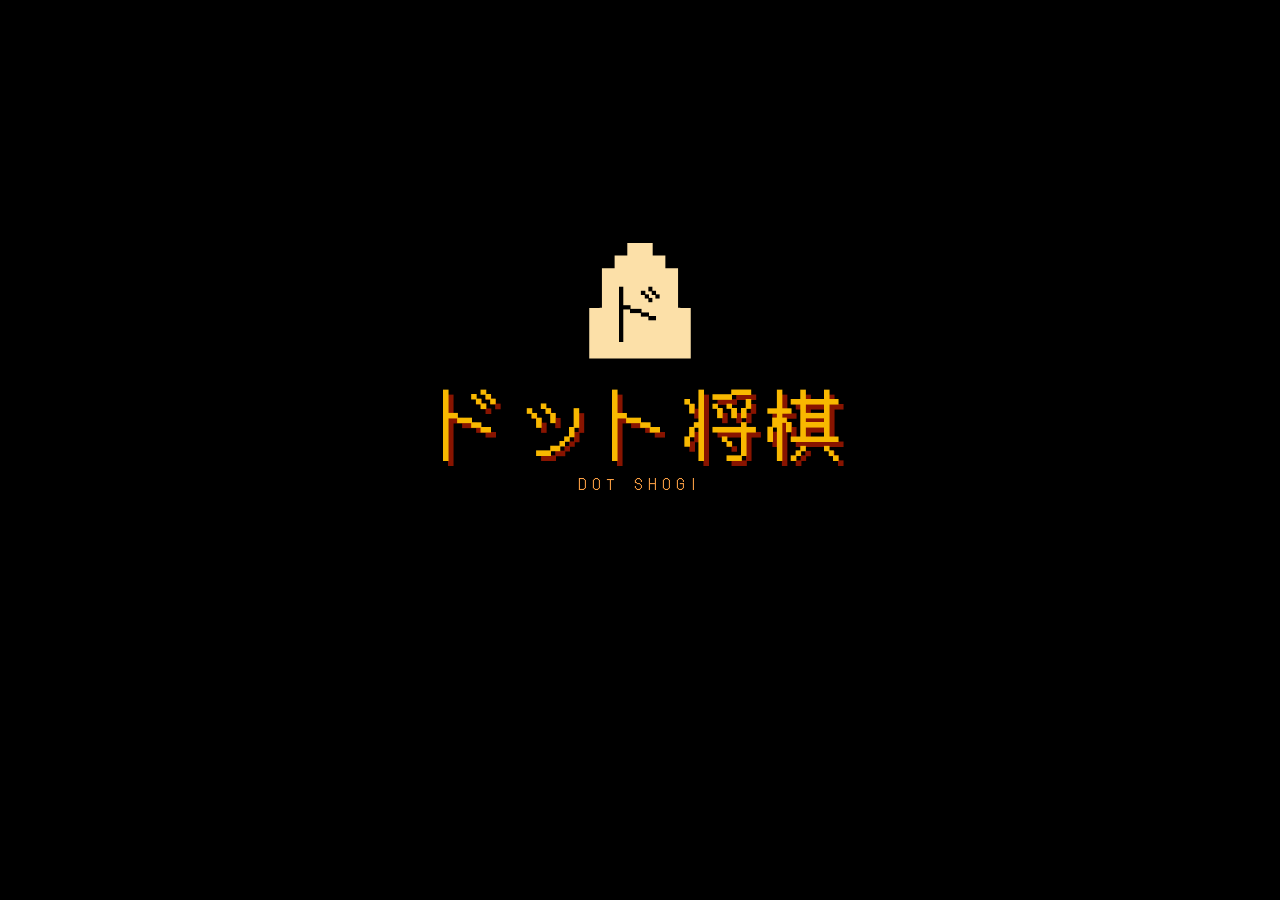
<file: shogi/index.html>
<!doctype html>
<html lang="ja">
<head>
<meta charset="utf-8">
<meta name="viewport" content="width=device-width,initial-scale=1,viewport-fit=cover">
<title>ドット将棋</title>
<script>
// タブのアイコン：「ド」の駒のドット絵（32x32）をその場で描く
(function(){
  var N=32,cv=document.createElement('canvas');cv.width=cv.height=N;var g=cv.getContext('2d');
  function px(x,y,c){g.fillStyle=c;g.fillRect(x,y,1,1);}
  for(var y=0;y<N;y++)for(var x=0;x<N;x++){var c='#F8B800';if(x%8===3||y%8===3)c='#AC7C00';if(x<=1||y<=1||x>=N-2||y>=N-2)c='#881400';px(x,y,c);}
  var X=7,Y=4,W=18,H=24;
  function inside(cx,cy){if(cx<0||cy<0||cx>=W||cy>=H)return false;if(cy<=2)return cx>=7&&cx<=10;if(cy<=5)return cx>=5&&cx<=12;if(cy<=13)return cx>=2&&cx<=15;return true;}
  for(var cy=0;cy<H;cy++)for(var cx=0;cx<W;cx++)if(inside(cx,cy))px(X+cx+1,Y+cy+1,'#881400');
  for(cy=0;cy<H;cy++)for(cx=0;cx<W;cx++){if(!inside(cx,cy))continue;
    var edge=!(inside(cx-1,cy)&&inside(cx+1,cy)&&inside(cx,cy-1)&&inside(cx,cy+1));px(X+cx,Y+cy,edge?'#000000':'#FCE0A8');}
  var G=['..##...#..#.','..##....#..#','..##........','..####......','..##.###....','..##...###..','..##.....##.','..##........','..##........','..##........','..##........','..##........'];
  for(var r=0;r<G.length;r++)for(var c2=0;c2<12;c2++)if(G[r][c2]==='#')px(X+3+c2,Y+9+r,'#000000');
  var url=cv.toDataURL('image/png');
  ['icon','apple-touch-icon'].forEach(function(rel){var l=document.createElement('link');l.rel=rel;l.href=url;document.head.appendChild(l);});
})();
</script>
<link rel="stylesheet" href="https://fonts.googleapis.com/css2?family=DotGothic16&display=swap">
<style>
/* layout: 盤（駒台つき）と操作パネルを横並び、狭い画面では縦積み。ファミコン調の単一テーマ */
:root{
  --k:#000000; --w:#FCFCFC; --cream:#FCE0A8; --gface:#F8D878; --yellow:#F8B800; --orange:#FCA044;
  --ochre:#AC7C00; --rust:#881400; --brown:#503000; --green:#00A800; --red:#D82800;
  --font:'DotGothic16','MS Gothic','Osaka-Mono',monospace;
  --cs:clamp(28px,calc((100vw - 96px)/9),40px);
  color-scheme:dark;
}
*{box-sizing:border-box}
[hidden]{display:none!important}
body{background:var(--k);color:var(--cream);font-family:var(--font);margin:0;
  padding-left:max(16px,env(safe-area-inset-left,0px));padding-right:max(16px,env(safe-area-inset-right,0px));padding-block:20px 32px}
.back{align-self:flex-start;color:inherit;opacity:.85;font-size:13px;text-decoration:none}
.back:focus-visible{outline:2px dashed currentColor;outline-offset:3px}
header{display:flex;flex-direction:column;align-items:center;gap:4px;margin-bottom:18px;text-align:center}
h1{font-size:28px;font-weight:400;margin:0;color:var(--yellow);letter-spacing:.12em}
.sub{font-size:13px;color:var(--cream)}
.wrap{display:flex;gap:24px;flex-wrap:wrap;justify-content:center;align-items:flex-start}
.table{background:var(--brown);padding:14px;display:flex;flex-direction:column;align-items:center;gap:10px;margin:4px;
  box-shadow:0 -4px 0 0 var(--cream),0 4px 0 0 var(--cream),-4px 0 0 0 var(--cream),4px 0 0 0 var(--cream)}
.komadai{background:var(--ochre);width:calc(var(--cs)*9 + 8px);min-height:calc(var(--cs)*1.05 + 12px);display:flex;align-items:center;gap:4px;padding:2px 8px;border:4px solid var(--rust);flex-wrap:wrap}
.lbl{font-size:13px;color:var(--k);margin-right:4px;min-width:30px}
.hp{display:flex;align-items:center;gap:1px;cursor:default;padding:2px}
.hp.mine{cursor:pointer}
.hp.sel{background:var(--w)}
.hp.hint{animation:hintbg .8s steps(1) infinite}
.cnt{font-size:12px;color:var(--k)}
.coords{display:flex;width:calc(var(--cs)*9);justify-content:space-around;font-size:13px;color:var(--cream)}
.board{background:var(--yellow);border:4px solid var(--rust);position:relative;display:grid;
  grid-template-columns:repeat(9,var(--cs));grid-template-rows:repeat(9,calc(var(--cs)*1.06))}
.cell{border-right:2px solid var(--brown);border-bottom:2px solid var(--brown);display:flex;align-items:center;justify-content:center;position:relative;cursor:pointer;padding:0;background:none;border-top:0;border-left:0;font:inherit}
.cell:nth-child(9n){border-right:0}
.cell:nth-child(n+73){border-bottom:0}
.cell:focus-visible{outline:3px solid var(--w);outline-offset:-3px}
.cell.last{background:var(--orange)}
.cell.sel{background:var(--w)}
.cell.chk{background:var(--red)}
.cell.move::after{content:'';width:8px;height:8px;background:var(--green);position:absolute;box-shadow:0 0 0 2px var(--k)}
.cell.cap{outline:4px solid var(--red);outline-offset:-6px}
.cell.hint{animation:hintbg .8s steps(1) infinite}
@keyframes hintbg{0%{background:var(--green)}50%{background:var(--w)}}
.pc{--pw:calc(var(--cs)*.84);width:var(--pw);height:calc(var(--cs)*.95);background:var(--k);position:relative;flex:none;
  clip-path:polygon(37.5% 0,62.5% 0,62.5% 11%,75% 11%,75% 22%,87.5% 22%,87.5% 56%,100% 56%,100% 100%,0 100%,0 56%,12.5% 56%,12.5% 22%,25% 22%,25% 11%,37.5% 11%)}
.pc span{position:absolute;inset:3px;background:var(--cream);display:flex;align-items:flex-end;justify-content:center;font-size:calc(var(--cs)*.46);line-height:1;color:var(--k);padding-bottom:3px;
  clip-path:polygon(37.5% 0,62.5% 0,62.5% 11%,75% 11%,75% 22%,87.5% 22%,87.5% 56%,100% 56%,100% 100%,0 100%,0 56%,12.5% 56%,12.5% 22%,25% 22%,25% 11%,37.5% 11%)}
.pc.g{transform:rotate(180deg)}
.pc.g span{background:var(--gface)}
.pc.pro span{color:var(--red)}
.pc.sm{width:calc(var(--cs)*.68);height:calc(var(--cs)*.78)}
.pc.sm span{font-size:calc(var(--cs)*.38);padding-bottom:2px}
.hoshi{position:absolute;width:6px;height:6px;background:var(--brown);transform:translate(-50%,-50%);pointer-events:none}
.panel{width:240px;display:flex;flex-direction:column;gap:14px;padding:4px}
@media (max-width:720px){.panel{width:calc(var(--cs)*9 + 44px)}}
.card{background:var(--cream);border:4px solid var(--k);outline:4px solid var(--cream);padding:10px 12px;color:var(--k)}
.card h2{margin:0 0 6px;font-size:16px;font-weight:400;color:var(--k)}
.msg{font-size:14px;line-height:1.7;min-height:3.4em}
.msg b{font-weight:400;color:var(--red)}
.btn{font-family:inherit;background:var(--yellow);border:4px solid var(--k);outline:4px solid var(--cream);border-radius:0;color:var(--k);padding:8px 10px;font-size:15px;cursor:pointer;width:100%;text-align:left;box-shadow:6px 6px 0 0 var(--cream)}
.btn:hover{background:var(--orange)}
.btn:active{transform:translate(4px,4px);box-shadow:2px 2px 0 0 var(--cream)}
.btn:focus-visible{outline-color:var(--w)}
.btn.warn{background:var(--red);color:var(--w)}
.seg{display:grid;grid-template-columns:1fr 1fr;gap:6px}
.seg button.oni{background:var(--red);color:var(--w)}
.seg button.oni[aria-pressed="true"]{background:var(--k);color:var(--red)}
.lvnote{font-size:12px;line-height:1.5;margin-top:6px;min-height:1.5em}
.seg button{font-family:inherit;text-align:center;font-size:13px;padding:5px 0;border:3px solid var(--k);background:var(--yellow);color:var(--k);cursor:pointer;border-radius:0}
.seg button[aria-pressed="true"]{background:var(--k);color:var(--yellow)}
.guide{display:flex;gap:10px;align-items:center}
.gdesc{font-size:13px;line-height:1.6;flex:1;min-width:0}
.mini{display:grid;grid-template-columns:repeat(5,16px);grid-template-rows:repeat(5,16px);gap:2px;background:var(--brown);border:2px solid var(--brown);flex:none}
.mini div{background:var(--yellow);display:flex;align-items:center;justify-content:center;font-size:11px;color:var(--w);line-height:1}
.mini .ok{background:var(--green)}
.mini .me{background:var(--cream);color:var(--k)}
.blink{animation:bl 1s steps(1) infinite}
@keyframes bl{50%{opacity:0}}
.overlay{position:fixed;inset:0;background:rgba(0,0,0,.7);display:flex;align-items:center;justify-content:center;z-index:20;padding:16px}
.dialog{background:var(--cream);border:4px solid var(--k);outline:4px solid var(--cream);padding:18px 20px;color:var(--k);width:min(320px,100%);display:flex;flex-direction:column;gap:12px;text-align:center}
.dialog h2{margin:0;font-size:20px;font-weight:400}
.dialog .row{display:flex;gap:12px}
.dialog .btn{text-align:center;box-shadow:4px 4px 0 0 var(--k);outline:none}
.title{position:fixed;inset:0;background:var(--k);z-index:30;display:flex;flex-direction:column;align-items:center;justify-content:center;gap:18px;text-align:center;
  padding:calc(env(safe-area-inset-top,0px) + 24px) max(16px,env(safe-area-inset-right,0px)) calc(env(safe-area-inset-bottom,0px) + 24px) max(16px,env(safe-area-inset-left,0px))}
.tpieces{display:flex;gap:18px;align-items:flex-end}
.tname{font-size:clamp(44px,13vw,76px);font-weight:400;margin:0;color:var(--yellow);letter-spacing:.1em;text-shadow:5px 5px 0 var(--rust);line-height:1.1}
.tsub{font-size:15px;color:var(--orange);letter-spacing:.4em;margin-top:-8px}
.tmenu{display:flex;flex-direction:column;gap:18px;width:min(240px,100%);margin-top:10px}
.tmenu .btn{text-align:center;font-size:17px}
.tmenu,.tfoot{transition:opacity .3s steps(3)}
.title.intro .tmenu,.title.intro .tfoot{opacity:0;pointer-events:none}
.title.intro .tpieces{animation:drop .6s steps(6) both}
@keyframes drop{from{transform:translateY(-60px)}to{transform:none}}
.tfoot{font-size:13px;color:var(--cream)}
.tback{display:inline-block;margin-top:14px;color:var(--cream);font-size:13px}
.tback:focus-visible{outline:2px dashed currentColor;outline-offset:3px}
.foot{margin-top:22px;text-align:center;font-size:12px;color:var(--ochre)}
@media (prefers-reduced-motion:reduce){.blink,.cell.hint,.hp.hint{animation:none}.cell.hint,.hp.hint{background:var(--green)}}
</style>
</head>
<body>

<header>
  <a class="back" href="../">◀ ゲームいちらん</a>
  <h1>ドット将棋</h1>
  <div class="sub">CPUと たいきょく ・ じかん せいげん なし</div>
</header>

<div class="wrap">
  <div class="table">
    <div class="komadai" id="hand1"></div>
    <div class="coords" aria-hidden="true"><span>9</span><span>8</span><span>7</span><span>6</span><span>5</span><span>4</span><span>3</span><span>2</span><span>1</span></div>
    <div class="board" id="board" role="grid" aria-label="しょうぎばん"></div>
    <div class="komadai" id="hand0"></div>
  </div>
  <div class="panel">
    <div class="card"><h2 id="turn"></h2><div class="msg" id="msg" aria-live="polite"></div></div>
    <div class="card"><h2 id="gtitle">こまの うごき</h2><div class="guide"><div class="mini" id="mini" aria-hidden="true"></div><div class="gdesc" id="gdesc"></div></div></div>
    <button class="btn" id="hintBtn" type="button">★ ヒントを みる</button>
    <button class="btn" id="undoBtn" type="button">◀ まった（1て もどす）</button>
    <div class="card"><h2>つよさ</h2><div class="seg" id="seg">
      <button type="button" id="lv0" data-lv="0">やさしい</button><button type="button" id="lv1" data-lv="1">ふつう</button><button type="button" id="lv2" data-lv="2">つよい</button><button type="button" id="lv3" data-lv="3" class="oni">おに</button>
    </div><div class="lvnote" id="lvnote"></div></div>
    <button class="btn" id="newBtn" type="button">↺ はじめから</button>
  </div>
</div>
<div class="foot">あなたが さきて（したがわ）。こまを タップして えらび、うごかしたい マスを タップ。</div>

<div class="title" id="title" hidden>
  <div class="tpieces" aria-hidden="true"><div class="pc" style="--cs:128px"><span style="align-items:center;padding:22% 0 0">ド</span></div></div>
  <h2 class="tname">ドット将棋</h2>
  <div class="tsub">DOT SHOGI</div>
  <div class="tmenu" id="tmenu">
    <button class="btn" id="tContinue" type="button" hidden>▶ つづきから</button>
    <button class="btn" id="tNew" type="button">▶ さいしょから</button>
  </div>
  <div class="tfoot" id="tfoot">CPUと たいきょく ・ じかん せいげん なし<br><span class="blink">ボタンを おしてね</span><br><a class="tback" href="../">◀ ほかの ゲームへ</a></div>
</div>

<div class="overlay" id="promo" hidden><div class="dialog"><h2>なりますか？</h2><div id="promoTxt"></div>
  <div class="row"><button class="btn" id="promoYes" type="button">なる</button><button class="btn" id="promoNo" type="button">ならない</button></div></div></div>
<div class="overlay" id="over" hidden><div class="dialog"><h2 id="overTitle"></h2><div id="overTxt"></div>
  <div class="row"><button class="btn" id="overUndo" type="button">まった</button><button class="btn" id="overNew" type="button">もういちど</button></div></div></div>

<script id="engine" type="text/plain">
var VAL=[0,100,300,350,500,550,800,1000,0,520,500,500,550,0,1100,1300];
var HANDV=[0,115,330,380,550,600,900,1100,0];
var GOLD=[[-1,-1],[-1,0],[-1,1],[0,-1],[0,1],[1,0]];
var K8=[[-1,-1],[-1,0],[-1,1],[0,-1],[0,1],[1,-1],[1,0],[1,1]];
var DIAG=[[-1,-1],[-1,1],[1,-1],[1,1]],ORTH=[[-1,0],[1,0],[0,-1],[0,1]];
var STEPS=[[],[[-1,0]],[],[[-2,-1],[-2,1]],[[-1,-1],[-1,0],[-1,1],[1,-1],[1,1]],GOLD,[],[],K8,GOLD,GOLD,GOLD,GOLD,[],ORTH,DIAG];
var SLIDES=[[],[],[[-1,0]],[],[],[],DIAG,ORTH,[],[],[],[],[],[],DIAG,ORTH];
var WIN=100000;
function newPos(){var b=new Int8Array(81),back=[2,3,4,5,8,5,4,3,2];
  for(var c=0;c<9;c++){b[c]=-back[c];b[72+c]=back[c];b[18+c]=-1;b[54+c]=1;}
  b[10]=-7;b[16]=-6;b[64]=6;b[70]=7;
  return {b:b,h:[[0,0,0,0,0,0,0,0,0],[0,0,0,0,0,0,0,0,0]],side:0};}
function inZ(r,side){return side?r>=6:r<=2;}
function addM(out,t,i,j,w,r,nr,side,prune){
  if(t<=7&&t!==5&&(inZ(r,side)||inZ(nr,side))){
    var rr=side?8-nr:nr,must=((t===1||t===2)&&rr===0)||(t===3&&rr<=1);
    out.push({f:i,t:j,d:0,p:true,c:w});
    if(!must&&!(prune&&(t===1||t===6||t===7)))out.push({f:i,t:j,d:0,p:false,c:w});
  }else out.push({f:i,t:j,d:0,p:false,c:w});}
function gen(p,side,prune,capsOnly){
  var b=p.b,s=side?-1:1,out=[],i,k;
  for(i=0;i<81;i++){var v=b[i];if(!v||(v>0)!==(s>0))continue;
    var t=v*s,r=(i/9)|0,c=i%9,st=STEPS[t],sl=SLIDES[t];
    for(k=0;k<st.length;k++){var nr=r+st[k][0]*s,nc=c+st[k][1]*s;if(nr<0||nr>8||nc<0||nc>8)continue;
      var j=nr*9+nc,w=b[j];if(w&&(w>0)===(s>0))continue;if(capsOnly&&!w)continue;addM(out,t,i,j,w,r,nr,side,prune);}
    for(k=0;k<sl.length;k++){var dr=sl[k][0]*s,dc=sl[k][1]*s,nr2=r+dr,nc2=c+dc;
      while(nr2>=0&&nr2<9&&nc2>=0&&nc2<9){var j2=nr2*9+nc2,w2=b[j2];if(w2&&(w2>0)===(s>0))break;
        if(!capsOnly||w2)addM(out,t,i,j2,w2,r,nr2,side,prune);if(w2)break;nr2+=dr;nc2+=dc;}}}
  if(capsOnly)return out;
  var h=p.h[side];
  for(var d=1;d<=7;d++){if(!h[d])continue;
    for(i=0;i<81;i++){if(b[i])continue;var row=(i/9)|0,rr=side?8-row:row;
      if((d===1||d===2)&&rr===0)continue;if(d===3&&rr<=1)continue;
      if(d===1){var ok=true;for(k=i%9;k<81;k+=9)if(b[k]===s){ok=false;break;}if(!ok)continue;}
      out.push({f:-1,t:i,d:d,p:false,c:0});}}
  return out;}
function make(p,m){var s=p.side?-1:1,b=p.b;
  if(m.f<0){b[m.t]=s*m.d;p.h[p.side][m.d]--;}
  else{var v=b[m.f],w=b[m.t];m.c=w;if(w){var a=w<0?-w:w;if(a>8)a-=8;p.h[p.side][a]++;}b[m.t]=m.p?v+8*s:v;b[m.f]=0;}
  p.side^=1;}
function unmake(p,m){p.side^=1;var s=p.side?-1:1,b=p.b;
  if(m.f<0){b[m.t]=0;p.h[p.side][m.d]++;}
  else{var v=b[m.t];b[m.f]=m.p?v-8*s:v;b[m.t]=m.c;if(m.c){var a=m.c<0?-m.c:m.c;if(a>8)a-=8;p.h[p.side][a]--;}}}
function attacked(p,sq,by){var b=p.b,s=by?-1:1,tr=(sq/9)|0,tc=sq%9;
  for(var i=0;i<81;i++){var v=b[i];if(!v||(v>0)!==(s>0))continue;var t=v*s,r=(i/9)|0,c=i%9,st=STEPS[t],sl=SLIDES[t],k;
    for(k=0;k<st.length;k++)if(r+st[k][0]*s===tr&&c+st[k][1]*s===tc)return true;
    for(k=0;k<sl.length;k++){var dr=sl[k][0]*s,dc=sl[k][1]*s,nr=r+dr,nc=c+dc;
      while(nr>=0&&nr<9&&nc>=0&&nc<9){if(nr===tr&&nc===tc)return true;if(b[nr*9+nc])break;nr+=dr;nc+=dc;}}}
  return false;}
function kingSq(p,side){return p.b.indexOf(side?-8:8);}
function inCheck(p,side){var k=kingSq(p,side);return k>=0&&attacked(p,k,side^1);}
function legal(p,noUchi){var side=p.side,ms=gen(p,side,false,false),out=[];
  for(var i=0;i<ms.length;i++){var m=ms[i];make(p,m);var ok=!inCheck(p,side);
    if(ok&&!noUchi&&m.f<0&&m.d===1&&inCheck(p,side^1)&&legal(p,true).length===0)ok=false;
    unmake(p,m);if(ok)out.push(m);}
  return out;}
function kingSafety(p,side){var k=kingSq(p,side);if(k<0)return 0;var s=side?-1:1,r=(k/9)|0,c=k%9,n=0;
  for(var dr=-1;dr<=1;dr++)for(var dc=-1;dc<=1;dc++){var nr=r+dr,nc=c+dc;if(nr<0||nr>8||nc<0||nc>8)continue;
    var v=p.b[nr*9+nc]*s;if(v===4||v===5||(v>=9&&v<=12))n++;}
  return n*25;}
function evaluate(p){var sc=0,b=p.b;
  for(var i=0;i<81;i++){var v=b[i];if(!v)continue;var a=v>0?v:-v,x=VAL[a],r=(i/9)|0,adv=v>0?8-r:r;
    if(a===1||a===3||a===4)x+=adv*4;sc+=v>0?x:-x;}
  for(var t=1;t<=7;t++)sc+=(p.h[0][t]-p.h[1][t])*HANDV[t];
  sc+=kingSafety(p,0)-kingSafety(p,1);
  return p.side?-sc:sc;}
function ord(p,m){if(m.f<0)return 0;var w=p.b[m.t],s=0;
  if(w){var a=w<0?-w:w,f=p.b[m.f];s=10000+VAL[a]*10-VAL[f<0?-f:f];}if(m.p)s+=500;return s;}
var nodes=0,deadline=0,aborted=false;
function sortMoves(p,ms){for(var i=0;i<ms.length;i++)ms[i].o=ord(p,ms[i]);ms.sort(function(a,b){return b.o-a.o;});}
function qs(p,alpha,beta,qd){
  var ms=gen(p,p.side,true,true);
  for(var i=0;i<ms.length;i++){var w=ms[i].c;if(w===8||w===-8)return WIN;}
  var stand=evaluate(p);if(stand>=beta||qd>=4)return stand;if(stand>alpha)alpha=stand;
  sortMoves(p,ms);
  for(i=0;i<ms.length;i++){var m=ms[i];make(p,m);var v=-qs(p,-beta,-alpha,qd+1);unmake(p,m);
    if(v>alpha){alpha=v;if(alpha>=beta)break;}}
  return alpha;}
function search(p,depth,alpha,beta,ply){
  if((++nodes&1023)===0&&Date.now()>deadline)aborted=true;
  if(aborted)return 0;
  if(depth<=0)return qs(p,alpha,beta,0);
  var ms=gen(p,p.side,true,false),i;
  for(i=0;i<ms.length;i++){var w=ms[i].c;if(w===8||w===-8)return WIN-ply;}
  sortMoves(p,ms);var best=-WIN*2;
  for(i=0;i<ms.length;i++){var m=ms[i];make(p,m);var v=-search(p,depth-1,-beta,-alpha,ply+1);unmake(p,m);
    if(aborted)return 0;if(v>best)best=v;if(v>alpha)alpha=v;if(alpha>=beta)break;}
  return best;}
var LEVELS=[{d:1,t:800,noise:220},{d:2,t:2500,noise:25},{d:5,t:6000,noise:0},{d:3,t:2500,noise:0}];
function think(p,level){
  var root=legal(p,false);if(!root.length)return null;
  var cfg=LEVELS[level];nodes=0;aborted=false;deadline=Date.now()+cfg.t;
  sortMoves(p,root);var list=root.map(function(m){return {m:m,v:0};}),best=list[0].m;
  for(var d=1;d<=cfg.d;d++){var alpha=-WIN*2,done=true;
    for(var i=0;i<list.length;i++){var s=list[i];make(p,s.m);
      var v=cfg.noise?-search(p,d-1,-WIN*2,WIN*2,1):-search(p,d-1,-WIN*2,-alpha,1);unmake(p,s.m);
      if(aborted){done=false;break;}
      s.v=v+(cfg.noise?Math.floor(Math.random()*cfg.noise):0);if(v>alpha)alpha=v;}
    if(!done)break;
    list.sort(function(a,b){return b.v-a.v;});best=list[0].m;
    if(list[0].v>=WIN-50)break;}
  return best;}
</script>

<script id="oni" type="text/plain">
/* ===== おに：つよい CPU 用の思考エンジン =====
   手を整数で表し、局面を覚える表（置換表）、有望でない手を浅く読む工夫、
   駒の位置・王の危なさ・囲いの形を見る評価、定跡、詰み探索を備える */
var ONI=(function(){
  /* 方向: 0上 1下 2左 3右 4左上 5右上 6左下 7右下 8-9 先手の桂 10-11 後手の桂（先手から見た向き） */
  var DR=[-1,1,0,0,-1,-1,1,1,-2,-2,2,2],DC=[0,0,-1,1,-1,1,-1,1,-1,1,-1,1],OPP=[1,0,3,2,7,6,5,4,11,10,9,8];
  var NB=new Int8Array(12*81),d,sq,t,s;
  for(d=0;d<12;d++)for(sq=0;sq<81;sq++){var rr=((sq/9)|0)+DR[d],cc=sq%9+DC[d];NB[d*81+sq]=(rr<0||rr>8||cc<0||cc>8)?-1:rr*9+cc;}
  var GD=[0,1,2,3,4,5];
  var ST0=[[],[0],[],[8,9],[0,4,5,6,7],GD,[],[],[0,1,2,3,4,5,6,7],GD,GD,GD,GD,[],[0,1,2,3],[4,5,6,7]];
  var SL0=[[],[],[0],[],[],[],[4,5,6,7],[0,1,2,3],[],[],[],[],[],[],[4,5,6,7],[0,1,2,3]];
  var STEP=[[],[]],SLIDE=[[],[]],SM=[new Int32Array(16),new Int32Array(16)],LM=[new Int32Array(16),new Int32Array(16)];
  for(t=0;t<16;t++){
    STEP[0][t]=ST0[t];SLIDE[0][t]=SL0[t];
    STEP[1][t]=ST0[t].map(function(x){return OPP[x];});SLIDE[1][t]=SL0[t].map(function(x){return OPP[x];});
    for(s=0;s<2;s++){var a1=0,l1=0,k;for(k=0;k<STEP[s][t].length;k++)a1|=1<<STEP[s][t][k];for(k=0;k<SLIDE[s][t].length;k++)l1|=1<<SLIDE[s][t][k];SM[s][t]=a1;LM[s][t]=l1;}}

  var V=[0,100,280,320,480,550,800,950,0,540,500,500,530,0,1050,1250];
  var HV=[0,115,310,350,540,610,900,1060];
  var MATE=30000,INF=32000;

  /* 局面 */
  var b=new Int8Array(81),hand=new Int8Array(16),side=0,ksq=new Int32Array(2),hlo=0,hhi=0;
  /* 局面のハッシュ（ゾブリスト） */
  var seed=0x2545F491;function rnd(){seed^=seed<<13;seed^=seed>>>17;seed^=seed<<5;return seed|0;}
  var ZL=new Int32Array(31*81),ZH=new Int32Array(31*81),HZL=new Int32Array(16*20),HZH=new Int32Array(16*20),SZL=rnd(),SZH=rnd(),i;
  for(i=0;i<ZL.length;i++){ZL[i]=rnd();ZH[i]=rnd();}
  for(i=0;i<HZL.length;i++){HZL[i]=rnd();HZH[i]=rnd();}
  function zp(v,q){return (v+15)*81+q;}
  function rehash(){hlo=0;hhi=0;for(var q=0;q<81;q++)if(b[q]){var j=zp(b[q],q);hlo^=ZL[j];hhi^=ZH[j];}
    for(var k=0;k<16;k++){var j2=k*20+hand[k];hlo^=HZL[j2];hhi^=HZH[j2];}if(side){hlo^=SZL;hhi^=SZH;}}
  function load(p){b.set(p.b);for(var k=0;k<8;k++){hand[k]=p.h[0][k]||0;hand[8+k]=p.h[1][k]||0;}side=p.side;
    ksq[0]=-1;ksq[1]=-1;for(var q=0;q<81;q++){if(b[q]===8)ksq[0]=q;else if(b[q]===-8)ksq[1]=q;}rehash();}

  /* by 側の駒が q に利いているか */
  function attacked(q,by){
    if(q<0)return false;var sg=by?-1:1,dd,tt,v,od;
    for(dd=0;dd<8;dd++){tt=NB[dd*81+q];if(tt<0)continue;v=b[tt];od=OPP[dd];
      if(v){if((v>0)===(sg>0)){var a=v*sg;if(((SM[by][a]|LM[by][a])>>od)&1)return true;}continue;}
      tt=NB[dd*81+tt];
      while(tt>=0){v=b[tt];if(v){if((v>0)===(sg>0)&&((LM[by][v*sg]>>od)&1))return true;break;}tt=NB[dd*81+tt];}}
    if(by===0){tt=NB[11*81+q];if(tt>=0&&b[tt]===3)return true;tt=NB[10*81+q];if(tt>=0&&b[tt]===3)return true;}
    else{tt=NB[8*81+q];if(tt>=0&&b[tt]===-3)return true;tt=NB[9*81+q];if(tt>=0&&b[tt]===-3)return true;}
    return false;}

  /* 指し手 = to | from<<7 | なる<<14 | 打つ駒<<15 */
  var MAXP=128,SLOT=700,MV=new Int32Array(MAXP*SLOT),MS=new Float64Array(MAXP*SLOT);
  function inZ(r,s2){return s2?r>=6:r<=2;}
  function addM(n,a,from,to,r,s2){
    var tr=(to/9)|0;
    if(a<=7&&a!==5&&(inZ(r,s2)||inZ(tr,s2))){
      var rr2=s2?8-tr:tr,must=((a===1||a===2)&&rr2===0)||(a===3&&rr2<=1);
      MV[n++]=to|(from<<7)|(1<<14);
      if(!must&&a!==1&&a!==6&&a!==7)MV[n++]=to|(from<<7);
    }else MV[n++]=to|(from<<7);
    return n;}
  function gen(base,caps){
    var n=base,sg=side?-1:1,s2=side,q,v,a,r,st,sl,k,tt,w,dd;
    for(q=0;q<81;q++){v=b[q];if(!v||(v>0)!==(sg>0))continue;a=v*sg;r=(q/9)|0;
      st=STEP[s2][a];
      for(k=0;k<st.length;k++){tt=NB[st[k]*81+q];if(tt<0)continue;w=b[tt];if(w&&(w>0)===(sg>0))continue;if(caps&&!w)continue;n=addM(n,a,q,tt,r,s2);}
      sl=SLIDE[s2][a];
      for(k=0;k<sl.length;k++){dd=sl[k];tt=NB[dd*81+q];
        while(tt>=0){w=b[tt];if(w&&(w>0)===(sg>0))break;if(!caps||w)n=addM(n,a,q,tt,r,s2);if(w)break;tt=NB[dd*81+tt];}}}
    if(caps)return n;
    var pf=0,ty=[],h0=s2*8;
    for(q=0;q<81;q++)if(b[q]===sg)pf|=1<<(q%9);
    for(t=1;t<=7;t++)if(hand[h0+t])ty.push(t);
    if(!ty.length)return n;
    for(q=0;q<81;q++){if(b[q])continue;r=(q/9)|0;var rr3=s2?8-r:r;
      for(k=0;k<ty.length;k++){t=ty[k];
        if((t===1||t===2)&&rr3===0)continue;if(t===3&&rr3<=1)continue;if(t===1&&((pf>>(q%9))&1))continue;
        MV[n++]=q|(t<<15);}}
    return n;}

  /* 指す・戻す */
  var CAP=new Int8Array(MAXP+2),HL=new Int32Array(MAXP+2),HH=new Int32Array(MAXP+2);
  function make(m,ply){HL[ply]=hlo;HH[ply]=hhi;
    var to=m&127,from=(m>>7)&127,pr=(m>>14)&1,dr=(m>>15)&7,sg=side?-1:1,j,k2,c,v,w,nv,a;
    if(dr){v=sg*dr;b[to]=v;j=zp(v,to);hlo^=ZL[j];hhi^=ZH[j];k2=side*8+dr;c=hand[k2];
      hlo^=HZL[k2*20+c]^HZL[k2*20+c-1];hhi^=HZH[k2*20+c]^HZH[k2*20+c-1];hand[k2]=c-1;CAP[ply]=0;}
    else{v=b[from];w=b[to];CAP[ply]=w;j=zp(v,from);hlo^=ZL[j];hhi^=ZH[j];
      if(w){j=zp(w,to);hlo^=ZL[j];hhi^=ZH[j];a=w<0?-w:w;if(a>8)a-=8;k2=side*8+a;c=hand[k2];
        hlo^=HZL[k2*20+c]^HZL[k2*20+c+1];hhi^=HZH[k2*20+c]^HZH[k2*20+c+1];hand[k2]=c+1;}
      nv=pr?v+8*sg:v;b[to]=nv;b[from]=0;j=zp(nv,to);hlo^=ZL[j];hhi^=ZH[j];
      if(v===8*sg)ksq[side]=to;}
    side^=1;hlo^=SZL;hhi^=SZH;}
  function unmake(m,ply){side^=1;
    var to=m&127,from=(m>>7)&127,pr=(m>>14)&1,dr=(m>>15)&7,sg=side?-1:1,v,w,a;
    if(dr){b[to]=0;hand[side*8+dr]++;}
    else{v=pr?b[to]-8*sg:b[to];b[from]=v;w=CAP[ply];b[to]=w;if(w){a=w<0?-w:w;if(a>8)a-=8;hand[side*8+a]--;}if(v===8*sg)ksq[side]=from;}
    hlo=HL[ply];hhi=HH[ply];}
  function moverInCheck(){return attacked(ksq[side^1],side);}
  function hasLegal(ply){var base=ply*SLOT,n=gen(base,false);
    for(var j=base;j<n;j++){make(MV[j],ply);var ok=!moverInCheck();unmake(MV[j],ply);if(ok)return true;}return false;}
  /* 打ち歩詰め（指した直後に呼ぶ） */
  function isUchifuzume(m,ply){
    if(((m>>15)&7)!==1)return false;var to=m&127,sgm=(side^1)?-1:1;
    if(ksq[side]!==to-9*sgm)return false;
    return !hasLegal(ply+1);}

  /* 評価 */
  var ATT=new Int8Array(162),MOB=[0,0];
  function pst(a,r,c){
    switch(a){
      case 1:return r<=2?30:r===3?20:r===4?10:r===5?4:0;
      case 3:return r<=4?15:0;
      case 4:return r<=3?15:(r>=5&&r<=7)?8:0;
      case 7:return r<=2?50:0;
      case 15:return r<=2?40:10;
      case 14:return r>=6?40:20;
      case 8:return (r===8?20:r===7?10:-25*(7-r))+((c<=2||c>=6)?15:0);
      default:return 0;}}
  /* 囲い：先手から見た [玉の場所, [[場所,駒],...]]。左右反転も自動で入れる */
  var CASTLES=[[[7,7],[[7,6,4],[8,5,5],[7,4,5]]],[[7,1],[[7,2,5],[6,2,4],[6,3,5]]],[[8,0],[[7,0,2],[7,1,4],[8,2,5]]],[[7,2],[[8,3,5],[7,4,5],[8,2,4]]]];
  var CS=[];
  CASTLES.forEach(function(cs){[0,1].forEach(function(mir){var f=function(c){return mir?8-c:c;};
    CS.push({k:cs[0][0]*9+f(cs[0][1]),p:cs[1].map(function(x){return [x[0]*9+f(x[1]),x[2]];})});});});
  function norm(q,s2){return s2?80-q:q;}
  function castle(s2){var k=ksq[s2];if(k<0)return 0;var nk=norm(k,s2),sg=s2?-1:1,best=0;
    for(var j=0;j<CS.length;j++){if(CS[j].k!==nk)continue;var got=0,pp=CS[j].p;
      for(var u=0;u<pp.length;u++){if(b[norm(pp[u][0],s2)]===sg*pp[u][1])got++;}
      var sc=25+35*got;if(sc>best)best=sc;}
    return best;}
  function kingSafety(s2){var k=ksq[s2];if(k<0)return 0;var e=1-s2,kr=(k/9)|0,kc=k%9,fw=s2?1:-1,att=0,def=0,sg=s2?-1:1,r,c,q,v;
    for(r=kr-1;r<=kr+1;r++)for(c=kc-1;c<=kc+1;c++){if(r<0||r>8||c<0||c>8)continue;q=r*9+c;att+=ATT[e*81+q]*(q===k?2:1);def+=ATT[s2*81+q];
      v=b[q]*sg;if(v===4||v===5||(v>=9&&v<=12))def++;}
    r=kr+2*fw;if(r>=0&&r<=8)for(c=kc-1;c<=kc+1;c++){if(c<0||c>8)continue;att+=ATT[e*81+r*9+c];}
    var he=e*8,hw=hand[he+7]*3+hand[he+6]*2.5+(hand[he+5]+hand[he+4])*1.5+(hand[he+3]+hand[he+2]+hand[he+1])*0.7;
    var danger=att*2+hw-def;
    return Math.min(80,def*8)-(danger>0?Math.min(2500,danger*danger*6):0);}
  function evaluate(){
    ATT.fill(0);MOB[0]=0;MOB[1]=0;var sc=0,q,v,s2,sg,a,r,c,st,sl,k,tt,dd;
    for(q=0;q<81;q++){v=b[q];if(!v)continue;s2=v>0?0:1;sg=s2?-1:1;a=v*sg;r=(q/9)|0;c=q%9;
      var x=V[a]+pst(a,s2?8-r:r,s2?8-c:c);sc+=s2?-x:x;
      st=STEP[s2][a];for(k=0;k<st.length;k++){tt=NB[st[k]*81+q];if(tt>=0)ATT[s2*81+tt]++;}
      sl=SLIDE[s2][a];for(k=0;k<sl.length;k++){dd=sl[k];tt=NB[dd*81+q];while(tt>=0){ATT[s2*81+tt]++;MOB[s2]++;if(b[tt])break;tt=NB[dd*81+tt];}}}
    for(t=1;t<=7;t++)sc+=(hand[t]-hand[8+t])*HV[t];
    sc+=(MOB[0]-MOB[1])*2+kingSafety(0)-kingSafety(1)+castle(0)-castle(1);
    return side?-sc:sc;}

  /* 置換表・手の並べ替え */
  var TTS=1<<19,TTM=TTS-1,TK=new Int32Array(TTS),TMv=new Int32Array(TTS),TSc=new Int32Array(TTS),TD=new Int8Array(TTS),TF=new Int8Array(TTS);
  var KIL=new Int32Array(MAXP*2),HIS=new Float64Array(88*81),nodes=0,stopT=0,abort=false;
  function hidx(m){var dr=(m>>15)&7;return (dr?80+dr:((m>>7)&127))*81+(m&127);}
  function score(base,n,ttm,ply){
    for(var j=base;j<n;j++){var m=MV[j],sc,to=m&127,dr=(m>>15)&7;
      if(m===ttm)sc=1e12;
      else if(!dr&&b[to]){var w=b[to],f=b[(m>>7)&127];sc=1e10+V[w<0?-w:w]*16-V[f<0?-f:f];}
      else if((m>>14)&1)sc=9e9;
      else if(m===KIL[ply*2]||m===KIL[ply*2+1])sc=8e9;
      else sc=HIS[hidx(m)];
      MS[j]=sc;}}
  function pick(j,n){var bj=j,bs=MS[j];for(var u=j+1;u<n;u++)if(MS[u]>bs){bs=MS[u];bj=u;}
    if(bj!==j){var tm=MV[j];MV[j]=MV[bj];MV[bj]=tm;var ts=MS[j];MS[j]=MS[bj];MS[bj]=ts;}return MV[j];}
  function tick(){if((++nodes&2047)===0&&Date.now()>stopT)abort=true;return abort;}

  /* 駒の取り合いを最後まで読む（王手されていれば逃げ方も読む） */
  function qs(alpha,beta,ply,qd){
    if(tick())return 0;
    var inC=attacked(ksq[side],side^1);
    if(ply>=MAXP-1)return evaluate();
    var stand=-INF,base=ply*SLOT,n,j,m,v,legal=0;
    if(!inC||qd>=6){stand=evaluate();if(stand>=beta)return stand;if(stand>alpha)alpha=stand;n=gen(base,true);}
    else n=gen(base,false);
    score(base,n,0,ply);
    for(j=base;j<n;j++){m=pick(j,n);
      if(!inC){var w=b[m&127],aw=w<0?-w:w;if(stand+V[aw]+250<alpha&&!((m>>14)&1))continue;}
      make(m,ply);if(moverInCheck()||isUchifuzume(m,ply)){unmake(m,ply);continue;}
      legal++;v=-qs(-beta,-alpha,ply+1,qd+1);unmake(m,ply);if(abort)return 0;
      if(v>alpha){alpha=v;if(v>=beta)return v;}}
    if(inC&&qd<6&&!legal)return -MATE+ply;
    return alpha;}

  function search(depth,alpha,beta,ply,allowNull){
    if(tick())return 0;
    if(ply>=MAXP-2)return evaluate();
    var inC=attacked(ksq[side],side^1);
    if(inC&&ply<40)depth++;
    if(depth<=0)return qs(alpha,beta,ply,0);
    var idx=hlo&TTM,ttm=0,a0=alpha;
    if(TK[idx]===hhi){ttm=TMv[idx];
      if(TD[idx]>=depth){var ts=TSc[idx],tf=TF[idx];if(ts>MATE-300)ts-=ply;else if(ts<-MATE+300)ts+=ply;
        if(tf===0)return ts;if(tf===1&&ts>=beta)return ts;if(tf===2&&ts<=alpha)return ts;}}
    if(allowNull&&!inC&&depth>=3&&beta<MATE-300&&beta>-MATE+300){
      if(evaluate()>=beta){side^=1;hlo^=SZL;hhi^=SZH;
        var nv=-search(depth-1-(depth>=6?3:2),-beta,-beta+1,ply+1,false);
        side^=1;hlo^=SZL;hhi^=SZH;if(abort)return 0;if(nv>=beta)return beta;}}
    var base=ply*SLOT,n=gen(base,false),j,m,v,best=-INF,bestM=0,legal=0;
    score(base,n,ttm,ply);
    for(j=base;j<n;j++){m=pick(j,n);
      var to=m&127,dr=(m>>15)&7,cap=!dr&&b[to]!==0,pr=(m>>14)&1;
      make(m,ply);
      if(moverInCheck()||isUchifuzume(m,ply)){unmake(m,ply);continue;}
      legal++;
      var gc=attacked(ksq[side],side^1);
      if(legal===1)v=-search(depth-1,-beta,-alpha,ply+1,true);
      else{var red=0;
        if(depth>=3&&!cap&&!pr&&!inC&&!gc&&legal>4&&m!==KIL[ply*2]&&m!==KIL[ply*2+1])red=legal>12?2:1;
        v=-search(depth-1-red,-alpha-1,-alpha,ply+1,true);
        if(!abort&&v>alpha&&red)v=-search(depth-1,-alpha-1,-alpha,ply+1,true);
        if(!abort&&v>alpha&&v<beta)v=-search(depth-1,-beta,-alpha,ply+1,true);}
      unmake(m,ply);if(abort)return 0;
      if(v>best){best=v;bestM=m;
        if(v>alpha){alpha=v;
          if(v>=beta){if(!cap){if(KIL[ply*2]!==m){KIL[ply*2+1]=KIL[ply*2];KIL[ply*2]=m;}HIS[hidx(m)]+=depth*depth;}break;}}}}
    if(!legal)return -MATE+ply;
    var sc=best;if(sc>MATE-300)sc+=ply;else if(sc<-MATE+300)sc-=ply;
    if(TK[idx]!==hhi||TD[idx]<=depth){TK[idx]=hhi;TMv[idx]=bestM;TSc[idx]=sc;TD[idx]=depth;TF[idx]=best>=beta?1:(best>a0?0:2);}
    return best;}

  /* 詰み探索：王手だけを続けて詰むかどうか */
  function mateAtk(depth,ply){
    if(tick()||ply>=MAXP-2)return 0;
    var base=ply*SLOT,n=gen(base,false);score(base,n,0,ply);
    for(var j=base;j<n;j++){var m=pick(j,n);make(m,ply);
      if(moverInCheck()||!attacked(ksq[side],side^1)||isUchifuzume(m,ply)){unmake(m,ply);continue;}
      var ok=mateDef(depth-1,ply+1);unmake(m,ply);if(abort)return 0;if(ok)return m;}
    return 0;}
  function mateDef(depth,ply){
    if(tick()||ply>=MAXP-2)return false;
    var base=ply*SLOT,n=gen(base,false);
    for(var j=base;j<n;j++){var m=MV[j];make(m,ply);if(moverInCheck()){unmake(m,ply);continue;}
      var mated=depth>1&&mateAtk(depth-1,ply+1)!==0;unmake(m,ply);if(abort)return false;if(!mated)return false;}
    return true;}

  /* 定跡（よくある序盤）。指せない手が出たらその筋はそこで打ち切る */
  var LINES=[
    '7g7f 3c3d 2g2f 4c4d 2f2e 2b3c 4i5h 8b4b 5i6h 3a3b 6h7h 5a6b 3i4h 6b7b 5g5f 7b8b 4h5g 7a7b',
    '7g7f 3c3d 2g2f 8c8d 2f2e 8d8e 6i7h 4a3b 2e2d 2c2d 2h2d 8e8f 8g8f 8b8f 2d3d 2b3c',
    '7g7f 8c8d 2g2f 8d8e 8h7g 3c3d 7i8h 2b7g+ 8h7g 3a2b',
    '2g2f 8c8d 2f2e 8d8e 6i7h 4a3b 2e2d 2c2d 2h2d P*2c 2d2f 8e8f 8g8f 8b8f P*8g 8f8d 7g7f 3c3d',
    '2g2f 3c3d 7g7f 4c4d 3i4h 8b4b 5i6h 5a6b 6h7h 6b7b 5g5f 7b8b',
    '7g7f 3c3d 6g6f 8c8d 2h6h 8d8e 8h7g 7a6b',
    '5g5f 3c3d 2g2f 8c8d 2f2e 8d8e','6g6f 3c3d 7g7f 8c8d','7g7f 3c3d 2h7h 8c8d',
    '1g1f 3c3d','9g9f 3c3d','3g3f 8c8d','4g4f 3c3d','5i5h 3c3d','6i7h 3c3d 7g7f 8c8d','8h2b+ 3a2b'];
  var BOOK=null,PC={P:1,L:2,N:3,S:4,G:5,B:6,R:7};
  function usiSq(f,rk){return (rk.charCodeAt(0)-97)*9+(9-(+f));}
  function usi(u){if(u[1]==='*')return usiSq(u[2],u[3])|(PC[u[0]]<<15);
    return usiSq(u[2],u[3])|(usiSq(u[0],u[1])<<7)|(u[4]==='+'?1<<14:0);}
  function startPos(){var p={b:new Int8Array(81),h:[[0,0,0,0,0,0,0,0,0],[0,0,0,0,0,0,0,0,0]],side:0},bk=[2,3,4,5,8,5,4,3,2];
    for(var c=0;c<9;c++){p.b[c]=-bk[c];p.b[72+c]=bk[c];p.b[18+c]=-1;p.b[54+c]=1;}p.b[10]=-7;p.b[16]=-6;p.b[64]=6;p.b[70]=7;return p;}
  function buildBook(){BOOK={};
    LINES.forEach(function(line){load(startPos());var ms=line.split(' ');
      for(var j=0;j<ms.length;j++){var m=usi(ms[j]),n=gen(0,false),ok=false;
        for(var u=0;u<n;u++)if(MV[u]===m){ok=true;break;}
        if(!ok)break;make(m,0);if(moverInCheck()){break;}
        unmake(m,0);var key=hhi+':'+hlo;(BOOK[key]=BOOK[key]||[]);if(BOOK[key].indexOf(m)<0)BOOK[key].push(m);make(m,0);}});}
  function bookMove(){if(!BOOK)buildBook();var e=BOOK[hhi+':'+hlo];return e?e[Math.floor(Math.random()*e.length)]:0;}

  function toObj(m){var dr=(m>>15)&7;return {f:dr?-1:(m>>7)&127,t:m&127,d:dr,p:!!((m>>14)&1),c:0};}
  var info={};
  function think(p,ms){
    var start=Date.now();info={depth:0,nodes:0,score:0,book:false,mate:false};
    if(BOOK===null)buildBook();
    load(p);var bk=bookMove();if(bk){info.book=true;return toObj(bk);}
    nodes=0;abort=false;HIS.fill(0);KIL.fill(0);
    /* 1. 詰みがあるか先に探す */
    stopT=start+Math.min(ms*0.15,1800);
    for(var md=1;md<=9;md+=2){var mm=mateAtk(md,0);if(abort)break;if(mm){info.mate=true;info.depth=md;return toObj(mm);}}
    /* 2. 指せる手を並べる */
    abort=false;stopT=start+ms;
    var n=gen(0,false),root=[],j;score(0,n,0,0);
    for(j=0;j<n;j++){var m=pick(j,n);make(m,0);var ill=moverInCheck()||isUchifuzume(m,0);unmake(m,0);if(!ill)root.push(m);}
    if(!root.length)return null;
    if(root.length===1)return toObj(root[0]);
    var best=root[0],rs=new Array(root.length);
    /* 3. 少しずつ深く読む */
    for(var depth=1;depth<=40;depth++){
      var alpha=-INF,curBest=0,curScore=-INF,done=0;
      for(j=0;j<root.length;j++){var rm=root[j],v;make(rm,0);
        if(j===0)v=-search(depth-1,-INF,-alpha,1,true);
        else{v=-search(depth-1,-alpha-1,-alpha,1,true);if(!abort&&v>alpha)v=-search(depth-1,-INF,-alpha,1,true);}
        unmake(rm,0);if(abort)break;
        rs[j]=v;done++;if(v>curScore){curScore=v;curBest=rm;}if(v>alpha)alpha=v;}
      if(abort){if(done>0&&curBest)best=curBest;break;}
      best=curBest;info.depth=depth;info.score=curScore;
      var order=root.map(function(x,k){return {m:x,v:rs[k]};});
      order.sort(function(x,y){return (y.m===best)-(x.m===best)||y.v-x.v;});
      root=order.map(function(x){return x.m;});
      if(curScore>MATE-300||curScore<-MATE+300)break;
      if(Date.now()-start>ms*0.45)break;}
    info.nodes=nodes;
    return toObj(best);}
  /* 動作確認用：この局面の合法手 */
  function legalList(p){load(p);var n=gen(0,false),out=[];
    for(var j=0;j<n;j++){var m=MV[j];make(m,0);var ill=moverInCheck()||isUchifuzume(m,0);unmake(m,0);if(!ill)out.push(toObj(m));}return out;}
  return {think:think,info:function(){return info;},legal:legalList};
})();
/* 強さ 0〜2 はこれまでのエンジン、3（おに）と 4（ヒント）は ONI。返す手は必ず合法手の一覧と照らし合わせる */
function thinkAny(p,level){
  if(level===3||level===4){
    try{var m=ONI.think(p,level===3?12000:2500),L=legal(p,false);
      if(!L.length)return null;
      if(m)for(var i=0;i<L.length;i++){var x=L[i];if(x.f===m.f&&x.t===m.t&&x.d===m.d&&x.p===m.p)return x;}
    }catch(e){}
    return think(p,2);}
  return think(p,level);}
</script>

<script>
(0,eval)(document.getElementById('engine').textContent);
(0,eval)(document.getElementById('oni').textContent);

const KJ=['','歩','香','桂','銀','金','角','飛','王','と','杏','圭','全','','馬','龍'];
const NM=['','ふ','きょうしゃ','けいま','ぎん','きん','かく','ひしゃ','おう','と','なりきょう','なりけい','なりぎん','','うま','りゅう'];
const DESC=['','まえに 1マス すすめる','まえに どこまでも すすめる','まえに 2マス・よこに 1マスの ばしょへ とびこえる','ななめ と まえに 1マス','うしろの ななめ いがいの 6ほうこうに 1マス','ななめに どこまでも すすめる','たて と よこに どこまでも すすめる','まわりの 8マス どこでも 1マス','きん と おなじ うごき','きん と おなじ うごき','きん と おなじ うごき','きん と おなじ うごき','','かくの うごき ＋ たてよこ 1マス','ひしゃの うごき ＋ ななめ 1マス'];
const DAN='一二三四五六七八九';
const LVNAME=['やさしい','ふつう','つよい','おに'];
const LVNOTE=['ときどき うっかり ミスを する','すこし さきを よむ','5て さきまで よむ','じょうせき・つみ さがしつき。1てに さいだい 12びょう かんがえる'];
const SAVE_KEY='dot-shogi-v1';
const CPU_DELAY=500;
const $=id=>document.getElementById(id);

let S=null;           // game state
let token=0;          // invalidates stale CPU / hint results
let ui={sel:null,targets:[],view:null,hint:null,pending:null,confirmNew:false,thinking:false,hinting:false};
let legalCache=null;

function freshState(level){return {p:newPos(),last:null,history:[],level:level==null?1:level,over:null,msg:null};}
function snap(){return {b:Array.from(S.p.b),h:[S.p.h[0].slice(),S.p.h[1].slice()],side:S.p.side,last:S.last,over:S.over};}
function restore(x){S.p={b:Int8Array.from(x.b),h:[x.h[0].slice(),x.h[1].slice()],side:x.side};S.last=x.last;S.over=x.over||null;}
function serialize(){return {cur:snap(),history:S.history,level:S.level,msg:S.msg};}
function deserialize(d){S=freshState(d.level);restore(d.cur);S.history=d.history||[];S.msg=d.msg||null;}
function save(){try{localStorage.setItem(SAVE_KEY,JSON.stringify(serialize()));}catch(e){}}
function load(){try{const t=localStorage.getItem(SAVE_KEY);if(t){deserialize(JSON.parse(t));return true;}}catch(e){}return false;}

function sq(i){return (9-i%9)+DAN[(i/9)|0];}
function moveText(m,side){const mark=side?'☖':'☗';
  if(m.f<0)return mark+sq(m.t)+KJ[m.d]+'打';
  const v=Math.abs(S.p.b[m.t]);const base=m.p?v-8:v;
  return mark+sq(m.t)+(base===8&&side?'玉':KJ[base])+(m.p?'成':'');}
function pieceName(a){return NM[a];}

function playerLegal(){if(!legalCache)legalCache=legal(S.p,false);return legalCache;}

/* ---- worker ---- */
let worker=null,workerCb={};
try{
  const src=document.getElementById('engine').textContent+'\n'+document.getElementById('oni').textContent+
    '\nonmessage=function(e){var d=e.data,p={b:Int8Array.from(d.b),h:[d.h[0].slice(),d.h[1].slice()],side:d.side};postMessage({id:d.id,m:thinkAny(p,d.level)});};';
  worker=new Worker(URL.createObjectURL(new Blob([src],{type:'text/javascript'})));
  worker.onmessage=e=>{const cb=workerCb[e.data.id];delete workerCb[e.data.id];if(cb)cb(e.data.m);};
  worker.onerror=()=>{worker=null;const cbs=workerCb;workerCb={};Object.values(cbs).forEach(f=>f(undefined));};
}catch(e){worker=null;}
let jobId=0;
function runThink(level,cb){
  const job={id:++jobId,b:Array.from(S.p.b),h:[S.p.h[0].slice(),S.p.h[1].slice()],side:S.p.side,level};
  const sync=()=>setTimeout(()=>{const p={b:Int8Array.from(job.b),h:job.h,side:job.side};cb(thinkAny(p,level));},40);
  if(worker){workerCb[job.id]=m=>{if(m===undefined)sync();else cb(m);};worker.postMessage(job);}
  else sync();}

/* ---- game flow ---- */
function setMsg(t){S.msg=t;}
function endIfOver(){
  const moves=legal(S.p,false);
  if(!moves.length){S.over=S.p.side===1?'win':'lose';return true;}
  return false;}

function playerMove(m){
  S.history.push(snap());if(S.history.length>300)S.history.shift();
  const txt=moveText(m,0);
  make(S.p,m);S.last={f:m.f,t:m.t};legalCache=null;
  ui.sel=null;ui.targets=[];ui.hint=null;ui.view=null;
  // moveText needs piece after move for promoted names; recompute
  setMsg('あなた：'+fixText(m,0,txt));
  if(endIfOver()){setMsg('つみ！ CPUの おうは もう にげられない。');finish();return;}
  render();save();cpuTurn();}

function fixText(m,side,fallback){
  // after make, square m.t holds the moved piece
  const mark=side?'☖':'☗';
  if(m.f<0)return mark+sq(m.t)+KJ[m.d]+' （うつ）';
  let a=Math.abs(S.p.b[m.t]);const base=m.p?a-8:a;
  const k=base===8&&side?'玉':KJ[base];
  return mark+sq(m.t)+k+(m.p?' なる':'');}

function cpuTurn(){
  ui.thinking=true;const my=++token;render();
  const started=Date.now();
  runThink(S.level,found=>{
    if(my!==token)return;
    // 指し手が早すぎないよう、最低でも CPU_DELAY ミリ秒は間をあける
    const wait=CPU_DELAY-(Date.now()-started);
    if(wait>0){setTimeout(()=>applyCpu(found,my),wait);}else applyCpu(found,my);});}

function applyCpu(m,my){
    if(my!==token)return;
    ui.thinking=false;
    if(!m){S.over='win';setMsg('CPUは もう うごけない。');finish();return;}
    make(S.p,m);S.last={f:m.f,t:m.t};legalCache=null;
    let t='CPU：'+fixText(m,1);
    if(m.c)t+='<br>'+pieceName(Math.abs(m.c)>8?Math.abs(m.c)-8:Math.abs(m.c))+' を とられた';
    if(endIfOver()){setMsg(t+'<br><b>つまされて しまった…</b>');finish();return;}
    if(inCheck(S.p,0))t+='<br><b>おうて！ おうを まもろう</b>';
    setMsg(t);render();save();}

function finish(){ui.thinking=false;render();save();}

function undo(){
  if(ui.thinking||!S.history.length)return;
  token++;restore(S.history.pop());legalCache=null;
  ui.sel=null;ui.targets=[];ui.hint=null;ui.view=null;
  setMsg('1て もどしました。');render();save();}

function newGame(){token++;ui={sel:null,targets:[],view:null,hint:null,pending:null,confirmNew:false,thinking:false,hinting:false};
  S=freshState(S?S.level:1);legalCache=null;setMsg(null);render();save();}

function askHint(){
  if(ui.thinking||ui.hinting||S.over||S.p.side!==0)return;
  ui.hinting=true;const my=token;render();
  runThink(4,m=>{ui.hinting=false;if(my!==token)return;
    if(!m){render();return;}
    ui.hint=m;ui.sel=null;ui.targets=[];
    const what=m.f<0?'もちごまの '+NM[m.d]+' を '+sq(m.t)+' に うつ':NM[Math.abs(S.p.b[m.f])]+' を '+sq(m.t)+' へ うごかす'+(m.p?'（なる）':'');
    setMsg('★ ヒント：'+what+' のが よさそう。ひかっている マスを みてね。');render();});}

/* ---- input ---- */
function clickCell(i){
  if(ui.thinking){return;}
  const v=S.p.b[i];
  if(!S.over&&ui.sel&&ui.targets.includes(i)){
    const cands=playerLegal().filter(m=>m.t===i&&(ui.sel.hand?(m.f<0&&m.d===ui.sel.hand):m.f===ui.sel.i));
    if(cands.length===1)playerMove(cands[0]);
    else if(cands.length>1){ui.pending=cands;openPromo(cands[0]);}
    return;}
  ui.hint=null;
  if(v>0&&!S.over){
    if(ui.sel&&ui.sel.i===i){ui.sel=null;ui.targets=[];ui.view=null;render();return;}
    ui.sel={i};ui.targets=[...new Set(playerLegal().filter(m=>m.f===i).map(m=>m.t))];ui.view={t:v,g:false};
    if(!ui.targets.length)setMsg('その '+NM[v]+' は いま うごかせない。');
    else setMsg(NM[v]+' を えらんでいます。みどりの ■ に うごかせます。'+(ui.targets.some(t=>S.p.b[t]<0)?'あかい わくは あいての こまを とれる マス。':''));
  }else if(v<0){ui.sel=null;ui.targets=[];ui.view={t:-v,g:true};setMsg('あいての '+NM[-v]+' です。うごきかたを みて きを つけよう。');}
  else{ui.sel=null;ui.targets=[];ui.view=null;}
  render();}

function clickHand(t){
  if(ui.thinking||S.over||S.p.side!==0)return;
  ui.hint=null;
  if(ui.sel&&ui.sel.hand===t){ui.sel=null;ui.targets=[];ui.view=null;render();return;}
  ui.sel={hand:t};ui.targets=[...new Set(playerLegal().filter(m=>m.f<0&&m.d===t).map(m=>m.t))];ui.view={t,g:false};
  setMsg('もちごまの '+NM[t]+'。みどりの ■ に うてます。'+(t===1?'（おなじ たての れつに ふが あると うてない）':''));
  render();}

function openPromo(m){const a=Math.abs(S.p.b[m.f]);$('promoTxt').textContent=KJ[a]+'（'+NM[a]+'） → '+KJ[a+8]+'（'+NM[a+8]+'）';$('promo').hidden=false;$('promoYes').focus();}
function choosePromo(yes){$('promo').hidden=true;const c=ui.pending;ui.pending=null;if(!c)return;playerMove(c.find(m=>m.p===yes)||c[0]);}

/* ---- render ---- */
function pcHTML(v,small){const g=v<0,a=Math.abs(v);let k=KJ[a];if(a===8&&g)k='玉';
  return '<div class="pc'+(g?' g':'')+(a>8?' pro':'')+(small?' sm':'')+'"><span>'+k+'</span></div>';}

function renderBoard(){
  const bd=$('board');let h='';const chk=S.p.side===0&&!S.over&&inCheck(S.p,0)?kingSq(S.p,0):-1;
  const hf=ui.hint&&ui.hint.f>=0?ui.hint.f:-1,ht=ui.hint?ui.hint.t:-1;
  for(let i=0;i<81;i++){const v=S.p.b[i];let cls='cell';
    if(S.last&&S.last.t===i)cls+=' last';
    if(i===chk)cls+=' chk';
    if(ui.sel&&ui.sel.i===i)cls+=' sel';
    if(ui.targets.includes(i))cls+=v?' cap':' move';
    if(i===hf||i===ht)cls+=' hint';
    const label=sq(i)+(v?(v<0?' あいての ':' じぶんの ')+NM[Math.abs(v)]:' あき');
    h+='<button type="button" class="'+cls+'" data-i="'+i+'" aria-label="'+label+'">'+(v?pcHTML(v):'')+'</button>';}
  [[3,3],[3,6],[6,3],[6,6]].forEach(([x,y])=>{h+='<div class="hoshi" style="left:'+(x/9*100)+'%;top:'+(y/9*100)+'%"></div>';});
  bd.innerHTML=h;}

function renderHand(side){
  const el=$('hand'+side),hh=S.p.h[side];
  let h='<span class="lbl">'+(side?'CPU':'あなた')+'</span>';let any=false;
  for(const t of [7,6,5,4,3,2,1]){if(!hh[t])continue;any=true;
    let cls='hp'+(side?'':' mine');if(!side&&ui.sel&&ui.sel.hand===t)cls+=' sel';
    if(!side&&ui.hint&&ui.hint.f<0&&ui.hint.d===t)cls+=' hint';
    const inner=pcHTML(side?-t:t,true)+(hh[t]>1?'<span class="cnt">x'+hh[t]+'</span>':'');
    h+=side?'<div class="'+cls+'">'+inner+'</div>':'<button type="button" class="'+cls+'" data-h="'+t+'" aria-label="もちごま '+NM[t]+' '+hh[t]+'まい" style="background:'+(cls.includes('sel')?'':'none')+';border:0;font:inherit">'+inner+'</button>';}
  if(!any)h+='<span class="cnt">もちごま なし</span>';
  el.innerHTML=h;}

function renderGuide(){
  const mini=$('mini');const v=ui.view;let cells=Array(25).fill('');
  if(!v){$('gtitle').textContent='こまの うごき';$('gdesc').textContent='こまを タップすると うごきかたが でるよ。あいての こまも しらべられる。';
    mini.innerHTML=cells.map(()=>'<div></div>').join('');return;}
  const t=v.t;cells[12]='me';
  const flip=v.g?-1:1;
  for(const [dr,dc] of STEPS[t]){const r=2+dr*flip,c=2+dc*flip;cells[r*5+c]='ok';}
  const ARW={'-1,0':'↑','1,0':'↓','0,-1':'←','0,1':'→','-1,-1':'↖','-1,1':'↗','1,-1':'↙','1,1':'↘'};
  const arrows={};
  for(const [dr,dc] of SLIDES[t]){const a=dr*flip,b=dc*flip;cells[(2+a)*5+2+b]='ok';cells[(2+2*a)*5+2+2*b]='ok';arrows[(2+2*a)*5+2+2*b]=ARW[a+','+b];}
  const k=(t===8&&v.g)?'玉':KJ[t];
  mini.innerHTML=cells.map((c,i)=>'<div class="'+c+'">'+(c==='me'?k:(arrows[i]||''))+'</div>').join('');
  $('gtitle').textContent=(v.g?'あいての ':'')+NM[t]+'（'+k+'）の うごき';
  $('gdesc').textContent=DESC[t]+(v.g?'（あいては したむき）':'');}

function render(){
  renderBoard();renderHand(0);renderHand(1);renderGuide();
  const turn=$('turn');
  if(S.over)turn.innerHTML=S.over==='win'?'★ あなたの かち！':'CPUの かち';
  else if(ui.thinking)turn.innerHTML=(S.level===3?'おにが しんけんに かんがえちゅう':'CPUが かんがえちゅう')+'<span class="blink">…</span>';
  else turn.innerHTML='<span class="blink">▶</span> あなたの ばん';
  let m=S.msg;
  if(!m)m=S.p.side===0&&!S.history.length?'あなたの さきてです。うごかしたい こまを タップしてね。':'うごかしたい こまを タップしてね。';
  if(ui.hinting)m='ヒントを かんがえちゅう…';
  $('msg').innerHTML=m;
  for(let l=0;l<4;l++)$('lv'+l).setAttribute('aria-pressed',S.level===l?'true':'false');
  $('lvnote').textContent=LVNOTE[S.level]||'';
  $('undoBtn').style.opacity=(ui.thinking||!S.history.length)?.5:1;
  $('hintBtn').style.opacity=(ui.thinking||S.over)?.5:1;
  const nb=$('newBtn');nb.textContent=ui.confirmNew?'もういちど おすと はじめから':'↺ はじめから';nb.classList.toggle('warn',ui.confirmNew);
  const ov=$('over');
  if(S.over&&!ov.dataset.shown){ov.hidden=false;ov.dataset.shown='1';
    $('overTitle').textContent=S.over==='win'?'★ あなたの かち！ ★':'まけ…';
    $('overTxt').textContent=S.over==='win'?'おみごと！ つよさ「'+LVNAME[S.level]+'」に かちました。':'「まった」で もどって やりなおす ことも できるよ。';}
  if(!S.over){ov.hidden=true;delete ov.dataset.shown;}}

/* ---- events ---- */
$('board').addEventListener('click',e=>{const b=e.target.closest('.cell');if(b)clickCell(+b.dataset.i);});
$('hand0').addEventListener('click',e=>{const b=e.target.closest('[data-h]');if(b)clickHand(+b.dataset.h);});
$('hintBtn').onclick=askHint;
$('undoBtn').onclick=undo;
$('seg').addEventListener('click',e=>{const b=e.target.closest('[data-lv]');if(!b)return;S.level=+b.dataset.lv;setMsg('つよさを「'+LVNAME[S.level]+'」に しました。');render();save();});
$('newBtn').onclick=()=>{
  if(!S.history.length&&!S.over){newGame();return;}
  if(ui.confirmNew){newGame();return;}
  ui.confirmNew=true;render();setTimeout(()=>{if(ui.confirmNew){ui.confirmNew=false;render();}},3000);};
$('promoYes').onclick=()=>choosePromo(true);
$('promoNo').onclick=()=>choosePromo(false);
$('overNew').onclick=()=>{$('over').hidden=true;newGame();};
$('overUndo').onclick=()=>{$('over').hidden=true;undo();};

/* ---- boot ---- */
function begin(){$('title').hidden=true;render();if(!S.over&&S.p.side===1)cpuTurn();}
$('tContinue').onclick=begin;
$('tNew').onclick=()=>{newGame();begin();};
function start(data){
  // ホットリロード（ページの更新が届いたとき）は対局をそのまま続け、ふつうに開いたときはタイトル画面から
  if(data&&data.cur){deserialize(data);begin();return;}
  if(!load())S=freshState(1);
  render();
  const resumable=S.history.length>0&&!S.over;
  $('tContinue').hidden=!resumable;
  const tt=$('title');tt.classList.add('intro');tt.hidden=false;
  // 数秒タイトルを見せてから「さいしょから／つづきから」を出す
  setTimeout(()=>{tt.classList.remove('intro');(resumable?$('tContinue'):$('tNew')).focus();},2200);}
if(window.claude&&window.claude.hot&&window.claude.hot.snapshot)window.claude.hot.snapshot(()=>serialize());
if(window.claude&&window.claude.hot&&window.claude.hot.ready)window.claude.hot.ready(start);
else start(window.claude&&window.claude.hot&&window.claude.hot.data||{});
</script>

</body>
</html>
</file>
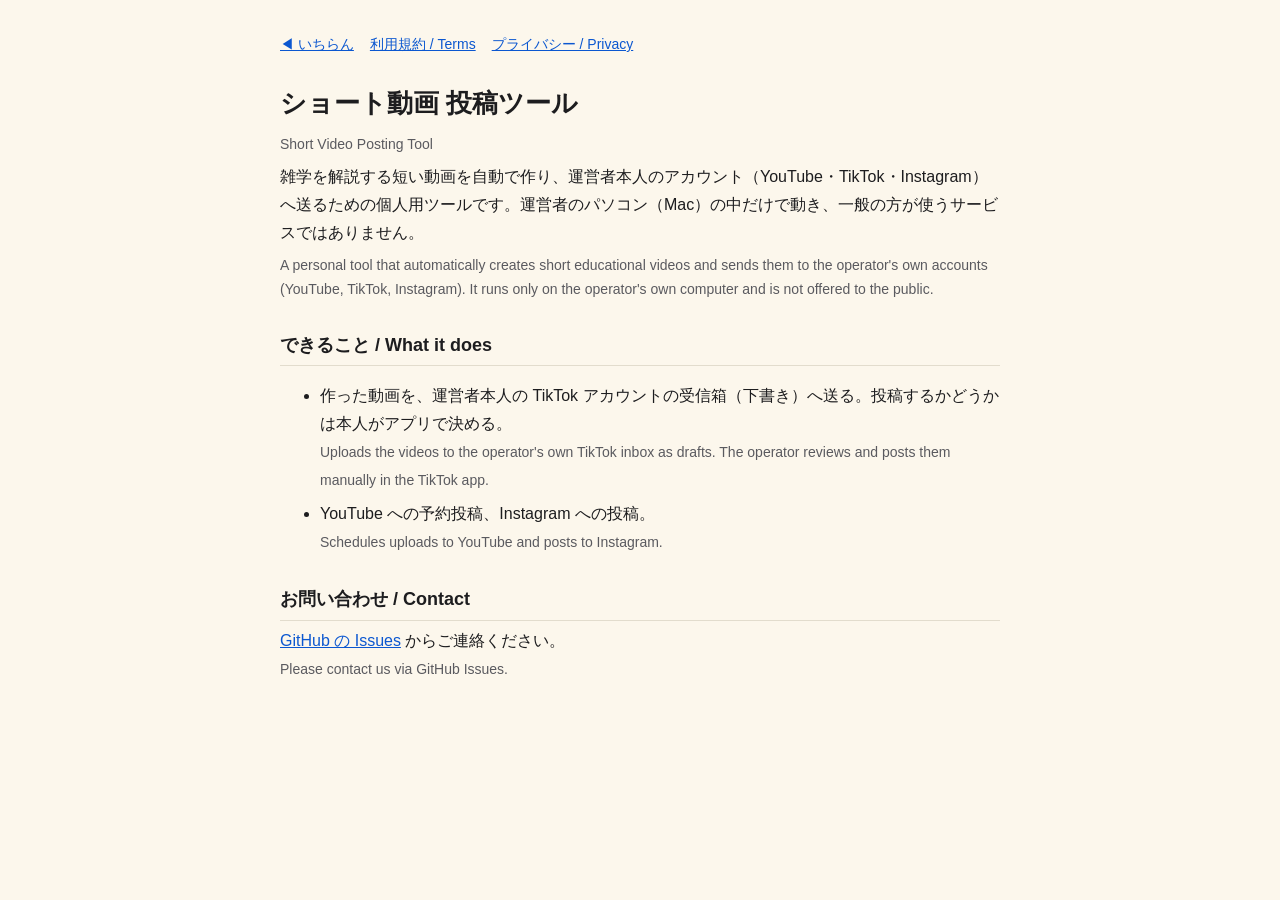
<file: shorts-tool/index.html>
<!doctype html>
<html lang="ja"><head><meta charset="utf-8"><meta name="viewport" content="width=device-width,initial-scale=1">
<title>ショート動画 投稿ツール</title><link rel="stylesheet" href="style.css"></head>
<body><main>
<nav><a href="../">◀ いちらん</a><a href="terms.html">利用規約 / Terms</a><a href="privacy.html">プライバシー / Privacy</a></nav>
<h1>ショート動画 投稿ツール</h1>
<p class="sub">Short Video Posting Tool</p>
<p>雑学を解説する短い動画を自動で作り、運営者本人のアカウント（YouTube・TikTok・Instagram）へ送るための個人用ツールです。運営者のパソコン（Mac）の中だけで動き、一般の方が使うサービスではありません。</p>
<p class="en">A personal tool that automatically creates short educational videos and sends them to the operator's own accounts (YouTube, TikTok, Instagram). It runs only on the operator's own computer and is not offered to the public.</p>
<h2>できること / What it does</h2>
<ul>
<li>作った動画を、運営者本人の TikTok アカウントの受信箱（下書き）へ送る。投稿するかどうかは本人がアプリで決める。<br><span class="en">Uploads the videos to the operator's own TikTok inbox as drafts. The operator reviews and posts them manually in the TikTok app.</span></li>
<li>YouTube への予約投稿、Instagram への投稿。<br><span class="en">Schedules uploads to YouTube and posts to Instagram.</span></li>
</ul>
<h2>お問い合わせ / Contact</h2>
<p><a href="https://github.com/hellomaruusagi0801-tech/dot-shogi/issues">GitHub の Issues</a> からご連絡ください。<br><span class="en">Please contact us via GitHub Issues.</span></p>
</main></body></html>
</file>
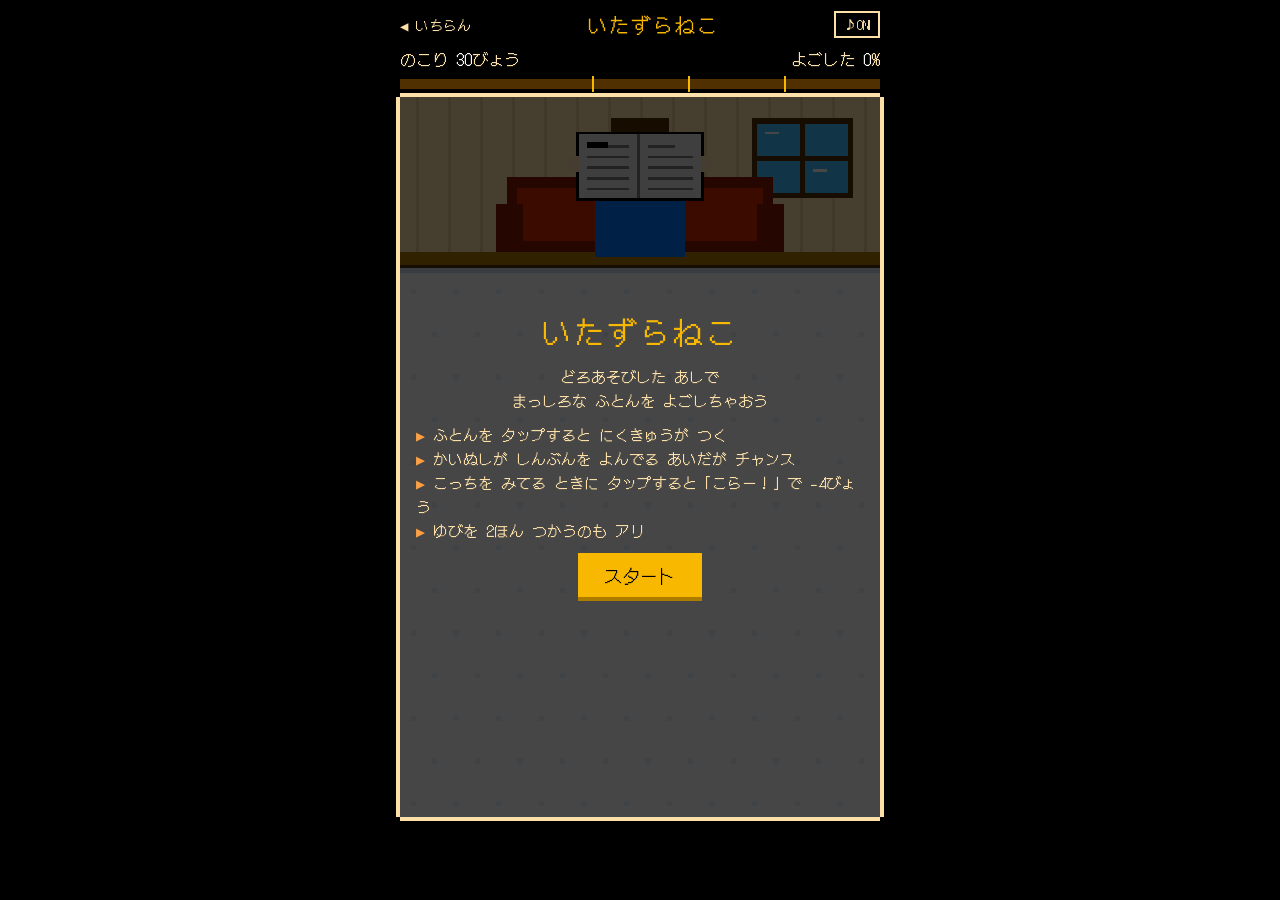
<file: nikukyu/itazura/index.html>
<!doctype html>
<html lang="ja">
<head>
<meta charset="utf-8">
<meta name="viewport" content="width=device-width,initial-scale=1,viewport-fit=cover">
<title>いたずらねこ</title>
<link rel="stylesheet" href="https://fonts.googleapis.com/css2?family=DotGothic16&display=swap">
<style>
/* ファミコン調の単一テーマ（ドット将棋・さかなつりとそろえた配色） */
:root{
  --k:#000000; --w:#FCFCFC; --cream:#FCE0A8; --yellow:#F8B800; --orange:#FCA044;
  --red:#D82800; --green:#00A800; --sky:#3CBCFC;
  --font:'DotGothic16','MS Gothic','Osaka-Mono',monospace;
  --sw:min(100%,480px,calc((100dvh - 120px)*2/3));
  color-scheme:dark;
}
*{box-sizing:border-box}
[hidden]{display:none!important}
html,body{margin:0}
body{background:var(--k);color:var(--cream);font-family:var(--font);min-height:100dvh;
  padding:10px max(16px,env(safe-area-inset-right,0px)) 16px max(16px,env(safe-area-inset-left,0px));
  display:flex;flex-direction:column;align-items:center;gap:8px;
  -webkit-user-select:none;user-select:none;-webkit-touch-callout:none;-webkit-tap-highlight-color:transparent}
.top,.hud,.bar{width:var(--sw);min-width:240px}
.top,.hud{display:flex;justify-content:space-between;align-items:center;gap:8px}
.top a{color:var(--cream);text-decoration:none;font-size:14px}
h1{font-size:20px;font-weight:400;margin:0;color:var(--yellow);letter-spacing:.1em}
.icon{font:inherit;font-size:13px;background:none;border:2px solid var(--cream);color:var(--cream);padding:2px 8px;cursor:pointer}
.hud{font-size:16px;font-variant-numeric:tabular-nums}
.hud b{font-weight:400;color:var(--w)}
.hud .warn{color:var(--red)}
.bar{height:10px;background:#503000;position:relative}
.bar i{position:absolute;left:0;top:0;bottom:0;background:var(--w);width:0}
.bar s{position:absolute;top:-3px;bottom:-3px;width:2px;background:var(--yellow)}
.stage{position:relative;width:var(--sw);min-width:240px;aspect-ratio:2/3;
  box-shadow:0 -4px 0 0 var(--cream),0 4px 0 0 var(--cream),-4px 0 0 0 var(--cream),4px 0 0 0 var(--cream)}
canvas{display:block;width:100%;height:100%;image-rendering:pixelated;touch-action:none;cursor:pointer}
.overlay{position:absolute;inset:0;background:rgba(0,0,0,.72);display:flex;flex-direction:column;align-items:center;justify-content:safe center;
  gap:10px;padding:16px;text-align:center;overflow:auto;font-size:clamp(12px,3.4vw,15px);line-height:1.6}
.overlay h2{font-size:clamp(22px,7vw,30px);font-weight:400;margin:0;color:var(--yellow);letter-spacing:.1em}
.overlay p{margin:0}
.how{text-align:left;margin:0;padding:0;list-style:none}
.how li::before{content:'▶ ';color:var(--orange)}
.score{font-size:clamp(26px,9vw,38px);color:var(--w)}
.new{color:var(--red);animation:blink .5s steps(1) infinite}
@keyframes blink{50%{color:var(--yellow)}}
.btn{font:inherit;font-size:18px;background:var(--yellow);color:var(--k);border:0;padding:8px 26px;cursor:pointer;box-shadow:0 4px 0 #AC7C00}
.btn:active{transform:translateY(2px);box-shadow:0 2px 0 #AC7C00}
.btn:focus-visible,.icon:focus-visible,.top a:focus-visible{outline:2px dashed var(--w);outline-offset:3px}
.pop{position:absolute;transform:translate(-50%,-50%);font-size:clamp(16px,5.5vw,24px);color:var(--red);pointer-events:none;
  text-shadow:2px 0 0 #000,-2px 0 0 #000,0 2px 0 #000,0 -2px 0 #000;animation:up .9s steps(9) forwards;white-space:nowrap}
@keyframes up{to{transform:translate(-50%,-140%);opacity:0}}
@media (prefers-reduced-motion:reduce){.pop{animation-timing-function:linear}.new{animation:none}}
</style>
</head>
<body>
<div class="top">
  <a href="../../">◀ いちらん</a>
  <h1>いたずらねこ</h1>
  <button class="icon" id="mute" type="button">♪ON</button>
</div>
<div class="hud">
  <span>のこり <b id="time">30</b>びょう</span>
  <span>よごした <b id="pct">0</b>%</span>
</div>
<div class="bar" aria-hidden="true"><i id="barFill"></i><s style="left:40%"></s><s style="left:60%"></s><s style="left:80%"></s></div>
<div class="stage" id="stage">
  <canvas id="cv" width="180" height="270"></canvas>
  <div class="overlay" id="title">
    <h2>いたずらねこ</h2>
    <p>どろあそびした あしで<br>まっしろな ふとんを よごしちゃおう</p>
    <ul class="how">
      <li>ふとんを タップすると にくきゅうが つく</li>
      <li>かいぬしが しんぶんを よんでる あいだが チャンス</li>
      <li>こっちを みてる ときに タップすると「こらー！」で −4びょう</li>
      <li>ゆびを 2ほん つかうのも アリ</li>
    </ul>
    <button class="btn" id="start" type="button">スタート</button>
    <p id="bestTitle"></p>
  </div>
  <div class="overlay" id="result" hidden>
    <h2>そこまで！</h2>
    <p class="score" id="rPct">0%</p>
    <p id="rNew" class="new" hidden>きろく こうしん！</p>
    <p id="rRank"></p>
    <p id="rDetail"></p>
    <button class="btn" id="again" type="button">もういっかい</button>
    <p id="rBest"></p>
  </div>
</div>
<script>
'use strict';
// ===== 共通：ドット絵・肉球・音 =====
const PAL = {K:'#000000',w:'#FCFCFC',c:'#FCE0A8',y:'#F8B800',o:'#FCA044',r:'#D82800',b:'#503000',t:'#AC7C00',
  g:'#00A800',G:'#B8F818',s:'#3CBCFC',S:'#0078F8',e:'#BCBCBC',E:'#7C7C7C',p:'#F878F8',n:'#FCD8A8'};
function sprite(rows, outline = true) {
  const h = rows.length, w = rows[0].length, pad = outline ? 1 : 0;
  const c = document.createElement('canvas'); c.width = w + pad * 2; c.height = h + pad * 2;
  const x = c.getContext('2d');
  if (outline) {
    x.fillStyle = '#000';
    for (let j = 0; j < h; j++) for (let i = 0; i < w; i++) if (rows[j][i] !== '.')
      for (const [dx, dy] of [[1,0],[-1,0],[0,1],[0,-1]]) x.fillRect(i + pad + dx, j + pad + dy, 1, 1);
  }
  for (let j = 0; j < h; j++) for (let i = 0; i < w; i++) {
    const ch = rows[j][i]; if (ch === '.') continue;
    x.fillStyle = PAL[ch]; x.fillRect(i + pad, j + pad, 1, 1);
  }
  return c;
}
function rot(rows) { // 時計回りに90度
  const h = rows.length, w = rows[0].length, out = [];
  for (let x = 0; x < w; x++) { let s = ''; for (let y = h - 1; y >= 0; y--) s += rows[y][x]; out.push(s); }
  return out;
}
const PAW_ROWS = [
  "...KK....KK...",
  "..KKKK..KKKK..",
  "..KKKK..KKKK..",
  "...KK....KK...",
  "KK..........KK",
  "KKK........KKK",
  "KKK..KKKK..KKK",
  ".K..KKKKKK..K.",
  "...KKKKKKKK...",
  "..KKKKKKKKKK..",
  "..KKKKKKKKKK..",
  "..KKKKKKKKKK..",
  "...KKKKKKKK...",
  "....KK..KK....",
];
const PAWS = []; { let r = PAW_ROWS; for (let i = 0; i < 4; i++) { PAWS.push(sprite(r, false)); r = rot(r); } } // 上・右・下・左

let actx = null, muted = false;
try { muted = localStorage.getItem('nikukyu-mute') === '1'; } catch (e) {}
function ac() {
  if (!actx) { try { actx = new (window.AudioContext || window.webkitAudioContext)(); } catch (e) { actx = null; } }
  if (actx && actx.state === 'suspended') actx.resume();
  return actx;
}
function tone(f, dur, type = 'square', vol = .12, f2 = null, delay = 0) {
  const a = ac(); if (!a || muted) return;
  const t = a.currentTime + delay, o = a.createOscillator(), g = a.createGain();
  o.type = type; o.frequency.setValueAtTime(f, t);
  if (f2) o.frequency.exponentialRampToValueAtTime(f2, t + dur);
  g.gain.setValueAtTime(vol, t); g.gain.exponentialRampToValueAtTime(.001, t + dur);
  o.connect(g).connect(a.destination); o.start(t); o.stop(t + dur + .02);
}
function noise(dur, vol, freq, delay = 0) {
  const a = ac(); if (!a || muted) return;
  const t = a.currentTime + delay, n = Math.floor(a.sampleRate * dur);
  const buf = a.createBuffer(1, n, a.sampleRate), d = buf.getChannelData(0);
  for (let i = 0; i < n; i++) d[i] = (Math.random() * 2 - 1) * (1 - i / n) ** 2;
  const s = a.createBufferSource(), f = a.createBiquadFilter(), g = a.createGain();
  s.buffer = buf; f.type = 'lowpass'; f.frequency.value = freq; g.gain.value = vol;
  s.connect(f).connect(g).connect(a.destination); s.start(t);
}
function sPaw() { noise(.07, .5, 650); tone(170 + Math.random() * 50, .09, 'sine', .3, 80); }
function sNya(p = 1, dur = .45, vol = .3) {
  const a = ac(); if (!a || muted) return;
  const t = a.currentTime, o = a.createOscillator(), f = a.createBiquadFilter(), g = a.createGain();
  o.type = 'sawtooth'; f.type = 'bandpass'; f.Q.value = 2.5;
  o.frequency.setValueAtTime(430 * p, t); o.frequency.linearRampToValueAtTime(720 * p, t + dur * .35); o.frequency.linearRampToValueAtTime(380 * p, t + dur);
  f.frequency.setValueAtTime(900 * p, t); f.frequency.linearRampToValueAtTime(1900 * p, t + dur * .35); f.frequency.linearRampToValueAtTime(800 * p, t + dur);
  g.gain.setValueAtTime(.0001, t); g.gain.exponentialRampToValueAtTime(vol, t + .05); g.gain.setValueAtTime(vol, t + dur * .6); g.gain.exponentialRampToValueAtTime(.001, t + dur);
  o.connect(f).connect(g).connect(a.destination); o.start(t); o.stop(t + dur + .05);
}
function jingle(notes, step = .1, type = 'square', vol = .1) { notes.forEach((n, i) => n && tone(n, step * 1.5, type, vol, null, i * step)); }
const muteBtn = document.getElementById('mute');
function showMute() { muteBtn.textContent = muted ? '♪OFF' : '♪ON'; muteBtn.setAttribute('aria-label', muted ? '音をつける' : '音をけす'); }
muteBtn.onclick = () => { muted = !muted; try { localStorage.setItem('nikukyu-mute', muted ? '1' : '0'); } catch (e) {} showMute(); if (!muted) sPaw(); };
showMute();
function load(k, d) { try { const v = localStorage.getItem(k); return v === null ? d : JSON.parse(v); } catch (e) { return d; } }
function save(k, v) { try { localStorage.setItem(k, JSON.stringify(v)); } catch (e) {} }
// ===== いたずらねこ =====
const W = 180, H = 270, TOP = 64, GAME_TIME = 30;
const $ = id => document.getElementById(id);
const cv = $('cv'), ctx = cv.getContext('2d'); ctx.imageSmoothingEnabled = false;
const stage = $('stage');

// へや と ふとん
const bg = document.createElement('canvas'); bg.width = W; bg.height = H;
{
  const g = bg.getContext('2d');
  g.fillStyle = '#FCE0A8'; g.fillRect(0, 0, W, TOP);           // かべ
  g.fillStyle = '#ECCA8C'; for (let x = 6; x < W; x += 12) g.fillRect(x, 0, 1, TOP);
  g.fillStyle = '#AC7C00'; g.fillRect(0, TOP - 6, W, 6);         // はしら
  g.fillStyle = '#503000'; g.fillRect(0, TOP - 1, W, 1);
  // まど
  g.fillStyle = '#503000'; g.fillRect(132, 8, 38, 30);
  g.fillStyle = '#3CBCFC'; g.fillRect(134, 10, 16, 12); g.fillRect(152, 10, 16, 12); g.fillRect(134, 24, 16, 12); g.fillRect(152, 24, 16, 12);
  g.fillStyle = '#FCFCFC'; g.fillRect(137, 13, 5, 1); g.fillRect(155, 27, 5, 1);
  // ソファ
  g.fillStyle = '#881400'; g.fillRect(40, 30, 100, 28); g.fillStyle = '#D82800'; g.fillRect(44, 34, 92, 20);
  g.fillStyle = '#881400'; g.fillRect(36, 40, 10, 18); g.fillRect(134, 40, 10, 18);
  // ふとん
  g.fillStyle = PAL.w; g.fillRect(0, TOP, W, H - TOP);
  g.fillStyle = '#E4F0FC';
  for (let y = TOP + 8; y < H; y += 16) for (let x = ((y / 16) % 2) * 8; x < W; x += 16) { g.fillRect(x, y, 2, 2); }
  g.fillStyle = '#C8DCF0'; g.fillRect(0, TOP, W, 2);
}
const prints = document.createElement('canvas'); prints.width = W; prints.height = H - TOP;
const pctx = prints.getContext('2d', { willReadFrequently: true }); pctx.imageSmoothingEnabled = false;
function stamp(x, y) {
  const d = (Math.random() * 4) | 0;
  pctx.drawImage(PAWS[d], Math.round(x - 14), Math.round(y - TOP - 14), 28, 28);
}
function coverage() {
  const d = pctx.getImageData(0, 0, prints.width, prints.height).data; let n = 0;
  for (let i = 3; i < d.length; i += 4) if (d[i] > 128) n++;
  return n / (prints.width * prints.height);
}

// かいぬし：read=しんぶん / warn=ん？ / look=みてる / angry=こらー
let owner = { st: 'read', t: 3 };
function nextOwner() {
  const o = owner, p = elapsed / GAME_TIME;
  if (o.st === 'read') { o.st = 'warn'; o.t = .75 - .25 * p; o.fake = Math.random() < .22; tone(520, .08, 'square', .07); tone(700, .1, 'square', .07, null, .1); }
  else if (o.st === 'warn') {
    if (o.fake) { o.st = 'read'; o.t = 1 + Math.random() * 2; }
    else { o.st = 'look'; o.t = 1.1 + Math.random() * .9; tone(98, .5, 'triangle', .14); }
  }
  else { o.st = 'read'; o.t = 1.6 + Math.random() * (3 - 1.4 * p); }
}
function drawOwner(now) {
  const o = owner, cx = 90;
  // からだ
  ctx.fillStyle = '#0078F8'; ctx.fillRect(cx - 17, 38, 34, 22);
  ctx.fillStyle = '#FCD8A8'; ctx.fillRect(cx - 4, 34, 8, 4);
  // あたま
  const angry = o.st === 'angry';
  ctx.fillStyle = angry ? '#FCA044' : '#FCD8A8'; ctx.fillRect(cx - 10, 12, 20, 22);
  ctx.fillStyle = '#503000'; ctx.fillRect(cx - 11, 8, 22, 8); ctx.fillRect(cx - 11, 12, 3, 10); ctx.fillRect(cx + 8, 12, 3, 10);
  if (o.st === 'look' || angry) {
    ctx.fillStyle = '#000';
    if (angry) { ctx.fillRect(cx - 7, 19, 5, 1); ctx.fillRect(cx - 4, 20, 2, 1); ctx.fillRect(cx + 2, 19, 5, 1); ctx.fillRect(cx + 2, 20, 2, 1); ctx.fillRect(cx - 3, 27, 6, 3); }
    else { ctx.fillRect(cx - 6, 20, 3, 4); ctx.fillRect(cx + 3, 20, 3, 4); ctx.fillRect(cx - 2, 29, 4, 1); }
  } else if (o.st === 'warn') {
    ctx.fillStyle = '#000'; ctx.fillRect(cx - 6, 21, 3, 2); ctx.fillRect(cx + 3, 21, 3, 2);
  }
  // しんぶん
  let ny = o.st === 'read' ? 14 : o.st === 'warn' ? 22 : 44;
  if (o.st === 'read') ny += Math.floor(now / 500) % 2;
  if (o.st === 'warn') ny += Math.floor(now / 80) % 2;
  ctx.fillStyle = '#000'; ctx.fillRect(cx - 24, ny - 1, 48, 26);
  ctx.fillStyle = '#E4E4E4'; ctx.fillRect(cx - 23, ny, 46, 24);
  ctx.fillStyle = '#7C7C7C'; ctx.fillRect(cx - 1, ny, 1, 24);
  for (let i = 0; i < 5; i++) { ctx.fillRect(cx - 20, ny + 4 + i * 4, 16, 1); ctx.fillRect(cx + 3, ny + 4 + i * 4, i === 0 ? 10 : 17, 1); }
  ctx.fillStyle = '#000'; ctx.fillRect(cx - 20, ny + 3, 8, 2);
  ctx.fillStyle = '#FCD8A8'; ctx.fillRect(cx - 27, ny + 8, 4, 6); ctx.fillRect(cx + 23, ny + 8, 4, 6);
  // ふきだし
  if (o.st === 'warn' || o.st === 'look' || angry) {
    const txt = o.st === 'warn' ? '?' : '!';
    ctx.fillStyle = '#000'; ctx.fillRect(cx + 15, 1, 13, 13); ctx.fillStyle = PAL.w; ctx.fillRect(cx + 16, 2, 11, 11);
    ctx.fillStyle = angry ? '#D82800' : '#000';
    if (txt === '!') { ctx.fillRect(cx + 20, 4, 3, 5); ctx.fillRect(cx + 20, 10, 3, 2); }
    else { ctx.fillRect(cx + 19, 4, 5, 1); ctx.fillRect(cx + 23, 5, 1, 3); ctx.fillRect(cx + 21, 7, 2, 2); ctx.fillRect(cx + 21, 10, 2, 2); }
  }
}

let state = 'title', time = GAME_TIME, elapsed = 0, taps = 0, scolded = 0, pct = 0, covT = 0, shake = 0;
let best = load('nikukyu-itazura-best', 0);
$('bestTitle').textContent = best ? `きろく ${best}%` : '';

function popText(x, y, text) {
  const d = document.createElement('div'); d.className = 'pop'; d.textContent = text;
  d.style.left = (x / W * 100) + '%'; d.style.top = (y / H * 100) + '%';
  stage.appendChild(d); setTimeout(() => d.remove(), 1100);
}
function tap(x, y) {
  if (state !== 'play' || y < TOP) return;
  if (owner.st === 'angry') return;
  if (owner.st === 'look') {
    owner.st = 'angry'; owner.t = 1.1; scolded++;
    time = Math.max(0, time - 4); shake = .45;
    tone(330, .35, 'sawtooth', .12, 110); sNya(1.6, .3, .3);
    popText(90, 70, 'こらー！ −4びょう');
    return;
  }
  stamp(x, y); taps++;
  noise(.06, .45, 500 + Math.random() * 300); tone(150 + Math.random() * 60, .08, 'sine', .28, 70);
}
cv.addEventListener('pointerdown', e => {
  e.preventDefault();
  const r = cv.getBoundingClientRect();
  tap((e.clientX - r.left) * W / r.width, (e.clientY - r.top) * H / r.height);
});

function updHud() {
  const t = $('time'); t.textContent = Math.ceil(time); t.className = time <= 5 ? 'warn' : '';
  $('pct').textContent = pct; $('barFill').style.width = pct + '%';
}
function startGame() {
  ac(); sNya(1, .4, .25);
  pctx.clearRect(0, 0, prints.width, prints.height);
  state = 'play'; time = GAME_TIME; elapsed = 0; taps = 0; scolded = 0; pct = 0; covT = 0;
  owner = { st: 'read', t: 2.5 };
  $('title').hidden = true; $('result').hidden = true; updHud();
}
function endGame() {
  state = 'result'; pct = Math.round(coverage() * 100); updHud();
  owner = { st: 'look', t: 99 };
  jingle([659, 784, 1046, 784, 1046, 1318], .11);
  const isNew = pct > best; if (isNew) { best = pct; save('nikukyu-itazura-best', best); }
  $('rPct').textContent = pct + '%';
  $('rNew').hidden = !isNew;
  const rank = pct >= 80 ? 'でんせつの いたずらねこ' : pct >= 60 ? 'りっぱな いたずらねこ' : pct >= 40 ? 'なかなかの いたずらっこ' : 'まだまだ おりこうさん';
  $('rRank').textContent = rank;
  $('rDetail').textContent = `にくきゅう ${taps}こ　しかられた ${scolded}かい`;
  $('rBest').textContent = 'きろく ' + best + '%';
  setTimeout(() => { $('result').hidden = false; $('again').focus(); }, 600);
}
$('start').onclick = startGame;
$('again').onclick = startGame;

let last = performance.now();
function frame(now) {
  const dt = Math.min(.05, (now - last) / 1000); last = now;
  if (state === 'play') {
    time -= dt; elapsed += dt;
    owner.t -= dt; if (owner.t <= 0) nextOwner();
    covT -= dt; if (covT <= 0) { pct = Math.round(coverage() * 100); covT = .25; }
    if (time <= 0) { time = 0; endGame(); }
    updHud();
  }
  shake = Math.max(0, shake - dt);
  ctx.save();
  if (shake > 0) ctx.translate(Math.round((Math.random() - .5) * 6), Math.round((Math.random() - .5) * 6));
  ctx.drawImage(bg, 0, 0);
  drawOwner(now);
  ctx.drawImage(prints, 0, TOP);
  if (state === 'play' && owner.st === 'look') { // みられてる 合図
    ctx.fillStyle = 'rgba(216,40,0,.18)'; ctx.fillRect(0, TOP, W, H - TOP);
  }
  ctx.restore();
  requestAnimationFrame(frame);
}
requestAnimationFrame(frame);
</script>
</body>
</html>
</file>
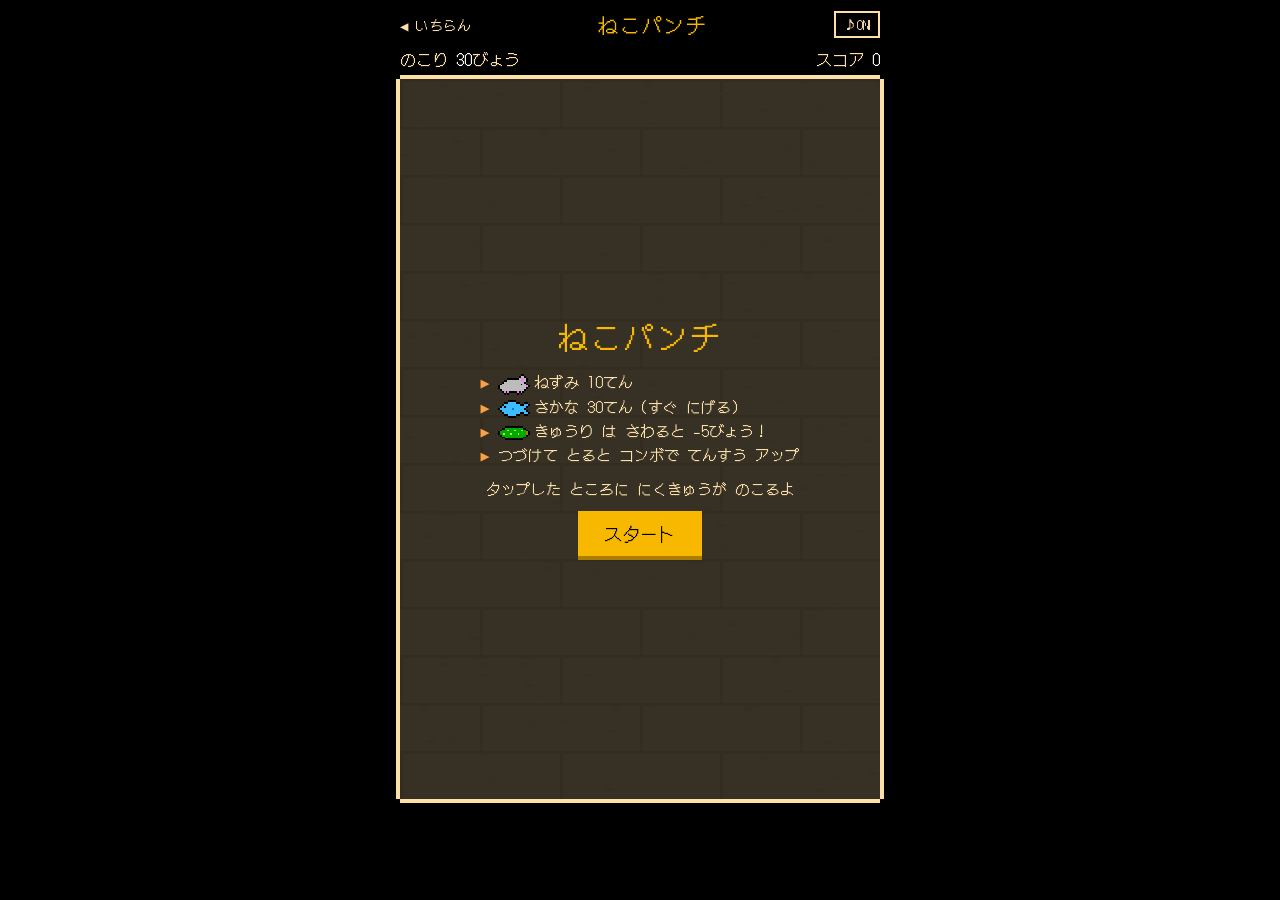
<file: nikukyu/punch/index.html>
<!doctype html>
<html lang="ja">
<head>
<meta charset="utf-8">
<meta name="viewport" content="width=device-width,initial-scale=1,viewport-fit=cover">
<title>ねこパンチ</title>
<link rel="stylesheet" href="https://fonts.googleapis.com/css2?family=DotGothic16&display=swap">
<style>
/* ファミコン調の単一テーマ（ドット将棋・さかなつりとそろえた配色） */
:root{
  --k:#000000; --w:#FCFCFC; --cream:#FCE0A8; --yellow:#F8B800; --orange:#FCA044;
  --red:#D82800; --green:#00A800; --sky:#3CBCFC;
  --font:'DotGothic16','MS Gothic','Osaka-Mono',monospace;
  --sw:min(100%,480px,calc((100dvh - 110px)*2/3));
  color-scheme:dark;
}
*{box-sizing:border-box}
[hidden]{display:none!important}
html,body{margin:0}
body{background:var(--k);color:var(--cream);font-family:var(--font);min-height:100dvh;
  padding:10px max(16px,env(safe-area-inset-right,0px)) 16px max(16px,env(safe-area-inset-left,0px));
  display:flex;flex-direction:column;align-items:center;gap:8px;
  -webkit-user-select:none;user-select:none;-webkit-touch-callout:none;-webkit-tap-highlight-color:transparent}
.top,.hud{width:var(--sw);min-width:240px;display:flex;justify-content:space-between;align-items:center;gap:8px}
.top a{color:var(--cream);text-decoration:none;font-size:14px}
h1{font-size:20px;font-weight:400;margin:0;color:var(--yellow);letter-spacing:.1em}
.icon{font:inherit;font-size:13px;background:none;border:2px solid var(--cream);color:var(--cream);padding:2px 8px;cursor:pointer}
.hud{font-size:16px;font-variant-numeric:tabular-nums}
.hud b{font-weight:400;color:var(--w)}
.hud .warn{color:var(--red)}
.stage{position:relative;width:var(--sw);min-width:240px;aspect-ratio:2/3;
  box-shadow:0 -4px 0 0 var(--cream),0 4px 0 0 var(--cream),-4px 0 0 0 var(--cream),4px 0 0 0 var(--cream)}
canvas{display:block;width:100%;height:100%;image-rendering:pixelated;touch-action:none;cursor:pointer}
.overlay{position:absolute;inset:0;background:rgba(0,0,0,.78);display:flex;flex-direction:column;align-items:center;justify-content:safe center;
  gap:10px;padding:16px;text-align:center;overflow:auto;font-size:clamp(12px,3.4vw,15px);line-height:1.6}
.overlay h2{font-size:clamp(22px,7vw,30px);font-weight:400;margin:0;color:var(--yellow);letter-spacing:.1em}
.overlay p{margin:0}
.how{text-align:left;margin:0;padding:0;list-style:none}
.how li::before{content:'▶ ';color:var(--orange)}
.how img{image-rendering:pixelated;width:32px;height:auto;vertical-align:middle;margin-right:4px}
.score{font-size:clamp(26px,9vw,38px);color:var(--w)}
.new{color:var(--red);animation:blink .5s steps(1) infinite}
@keyframes blink{50%{color:var(--yellow)}}
.btn{font:inherit;font-size:18px;background:var(--yellow);color:var(--k);border:0;padding:8px 26px;cursor:pointer;box-shadow:0 4px 0 #AC7C00}
.btn:active{transform:translateY(2px);box-shadow:0 2px 0 #AC7C00}
.btn:focus-visible,.icon:focus-visible,.top a:focus-visible{outline:2px dashed var(--w);outline-offset:3px}
.pop{position:absolute;transform:translate(-50%,-50%);font-size:clamp(14px,4.5vw,20px);color:var(--w);pointer-events:none;
  text-shadow:2px 0 0 #000,-2px 0 0 #000,0 2px 0 #000,0 -2px 0 #000;animation:up .7s steps(7) forwards;white-space:nowrap}
@keyframes up{to{transform:translate(-50%,-160%);opacity:0}}
@media (prefers-reduced-motion:reduce){.pop{animation-duration:1s;animation-timing-function:linear}.new{animation:none}}
</style>
</head>
<body>
<div class="top">
  <a href="../../">◀ いちらん</a>
  <h1>ねこパンチ</h1>
  <button class="icon" id="mute" type="button">♪ON</button>
</div>
<div class="hud">
  <span>のこり <b id="time">30</b>びょう</span>
  <span id="combo"></span>
  <span>スコア <b id="score">0</b></span>
</div>
<div class="stage" id="stage">
  <canvas id="cv" width="180" height="270"></canvas>
  <div class="overlay" id="title">
    <h2>ねこパンチ</h2>
    <ul class="how">
      <li><img id="iMouse" alt="">ねずみ 10てん</li>
      <li><img id="iFish" alt="">さかな 30てん（すぐ にげる）</li>
      <li><img id="iCuke" alt="">きゅうり は さわると −5びょう！</li>
      <li>つづけて とると コンボで てんすう アップ</li>
    </ul>
    <p>タップした ところに にくきゅうが のこるよ</p>
    <button class="btn" id="start" type="button">スタート</button>
    <p id="bestTitle"></p>
  </div>
  <div class="overlay" id="result" hidden>
    <h2>おしまい！</h2>
    <p class="score" id="rScore">0</p>
    <p id="rNew" class="new" hidden>ハイスコア こうしん！</p>
    <p id="rRank"></p>
    <p id="rDetail"></p>
    <button class="btn" id="again" type="button">もういっかい</button>
    <p id="rBest"></p>
  </div>
</div>
<script>
'use strict';
// ===== 共通：ドット絵・肉球・音 =====
const PAL = {K:'#000000',w:'#FCFCFC',c:'#FCE0A8',y:'#F8B800',o:'#FCA044',r:'#D82800',b:'#503000',t:'#AC7C00',
  g:'#00A800',G:'#B8F818',s:'#3CBCFC',S:'#0078F8',e:'#BCBCBC',E:'#7C7C7C',p:'#F878F8',n:'#FCD8A8'};
function sprite(rows, outline = true) {
  const h = rows.length, w = rows[0].length, pad = outline ? 1 : 0;
  const c = document.createElement('canvas'); c.width = w + pad * 2; c.height = h + pad * 2;
  const x = c.getContext('2d');
  if (outline) {
    x.fillStyle = '#000';
    for (let j = 0; j < h; j++) for (let i = 0; i < w; i++) if (rows[j][i] !== '.')
      for (const [dx, dy] of [[1,0],[-1,0],[0,1],[0,-1]]) x.fillRect(i + pad + dx, j + pad + dy, 1, 1);
  }
  for (let j = 0; j < h; j++) for (let i = 0; i < w; i++) {
    const ch = rows[j][i]; if (ch === '.') continue;
    x.fillStyle = PAL[ch]; x.fillRect(i + pad, j + pad, 1, 1);
  }
  return c;
}
function rot(rows) { // 時計回りに90度
  const h = rows.length, w = rows[0].length, out = [];
  for (let x = 0; x < w; x++) { let s = ''; for (let y = h - 1; y >= 0; y--) s += rows[y][x]; out.push(s); }
  return out;
}
const PAW_ROWS = [
  "...KK....KK...",
  "..KKKK..KKKK..",
  "..KKKK..KKKK..",
  "...KK....KK...",
  "KK..........KK",
  "KKK........KKK",
  "KKK..KKKK..KKK",
  ".K..KKKKKK..K.",
  "...KKKKKKKK...",
  "..KKKKKKKKKK..",
  "..KKKKKKKKKK..",
  "..KKKKKKKKKK..",
  "...KKKKKKKK...",
  "....KK..KK....",
];
const PAWS = []; { let r = PAW_ROWS; for (let i = 0; i < 4; i++) { PAWS.push(sprite(r, false)); r = rot(r); } } // 上・右・下・左

let actx = null, muted = false;
try { muted = localStorage.getItem('nikukyu-mute') === '1'; } catch (e) {}
function ac() {
  if (!actx) { try { actx = new (window.AudioContext || window.webkitAudioContext)(); } catch (e) { actx = null; } }
  if (actx && actx.state === 'suspended') actx.resume();
  return actx;
}
function tone(f, dur, type = 'square', vol = .12, f2 = null, delay = 0) {
  const a = ac(); if (!a || muted) return;
  const t = a.currentTime + delay, o = a.createOscillator(), g = a.createGain();
  o.type = type; o.frequency.setValueAtTime(f, t);
  if (f2) o.frequency.exponentialRampToValueAtTime(f2, t + dur);
  g.gain.setValueAtTime(vol, t); g.gain.exponentialRampToValueAtTime(.001, t + dur);
  o.connect(g).connect(a.destination); o.start(t); o.stop(t + dur + .02);
}
function noise(dur, vol, freq, delay = 0) {
  const a = ac(); if (!a || muted) return;
  const t = a.currentTime + delay, n = Math.floor(a.sampleRate * dur);
  const buf = a.createBuffer(1, n, a.sampleRate), d = buf.getChannelData(0);
  for (let i = 0; i < n; i++) d[i] = (Math.random() * 2 - 1) * (1 - i / n) ** 2;
  const s = a.createBufferSource(), f = a.createBiquadFilter(), g = a.createGain();
  s.buffer = buf; f.type = 'lowpass'; f.frequency.value = freq; g.gain.value = vol;
  s.connect(f).connect(g).connect(a.destination); s.start(t);
}
function sPaw() { noise(.07, .5, 650); tone(170 + Math.random() * 50, .09, 'sine', .3, 80); }
function sNya(p = 1, dur = .45, vol = .3) {
  const a = ac(); if (!a || muted) return;
  const t = a.currentTime, o = a.createOscillator(), f = a.createBiquadFilter(), g = a.createGain();
  o.type = 'sawtooth'; f.type = 'bandpass'; f.Q.value = 2.5;
  o.frequency.setValueAtTime(430 * p, t); o.frequency.linearRampToValueAtTime(720 * p, t + dur * .35); o.frequency.linearRampToValueAtTime(380 * p, t + dur);
  f.frequency.setValueAtTime(900 * p, t); f.frequency.linearRampToValueAtTime(1900 * p, t + dur * .35); f.frequency.linearRampToValueAtTime(800 * p, t + dur);
  g.gain.setValueAtTime(.0001, t); g.gain.exponentialRampToValueAtTime(vol, t + .05); g.gain.setValueAtTime(vol, t + dur * .6); g.gain.exponentialRampToValueAtTime(.001, t + dur);
  o.connect(f).connect(g).connect(a.destination); o.start(t); o.stop(t + dur + .05);
}
function jingle(notes, step = .1, type = 'square', vol = .1) { notes.forEach((n, i) => n && tone(n, step * 1.5, type, vol, null, i * step)); }
const muteBtn = document.getElementById('mute');
function showMute() { muteBtn.textContent = muted ? '♪OFF' : '♪ON'; muteBtn.setAttribute('aria-label', muted ? '音をつける' : '音をけす'); }
muteBtn.onclick = () => { muted = !muted; try { localStorage.setItem('nikukyu-mute', muted ? '1' : '0'); } catch (e) {} showMute(); if (!muted) sPaw(); };
showMute();
function load(k, d) { try { const v = localStorage.getItem(k); return v === null ? d : JSON.parse(v); } catch (e) { return d; } }
function save(k, v) { try { localStorage.setItem(k, JSON.stringify(v)); } catch (e) {} }

// ===== ねこパンチ =====
const W = 180, H = 270, GAME_TIME = 30;
const $ = id => document.getElementById(id);
const cv = $('cv'), ctx = cv.getContext('2d'); ctx.imageSmoothingEnabled = false;
const stage = $('stage');

const MOUSE = sprite([
  "...........ee..",
  "..........eppe.",
  "....eeeeeeeepe.",
  "..eeeeeeeeeee..",
  ".eeeeeeeeeeKee.",
  "eeeeeeeeeeeeeep",
  "eeeeeeeeeeeeee.",
  ".eeeeeeeeeeee..",
  "..p.p....p.p...",
]);
const MOUSE_L = sprite([
  "..ee...........",
  ".eppe..........",
  ".epeeeeeeee....",
  "..eeeeeeeeeee..",
  ".eeKeeeeeeeeee.",
  "peeeeeeeeeeeeee",
  ".eeeeeeeeeeeeee",
  "..eeeeeeeeeeee.",
  "...p.p....p.p..",
]);
const FISH = sprite([
  "....ssss......",
  "..ssssssss..ss",
  ".sKssssssssss.",
  "ssssssSsssss..",
  ".ssssssssssss.",
  "..ssssssss..ss",
  "....ssss......",
]);
const CUKE = sprite([
  "...gggggggggg...",
  ".gggGgggGgggGgg.",
  "gggggggggggggggt",
  "ggGgggGgggGggggt",
  ".gggggggggggggg.",
  "...gggggggggg...",
]);
const TAIL = sprite(["ppp"], false);
$('iMouse').src = MOUSE.toDataURL(); $('iFish').src = FISH.toDataURL(); $('iCuke').src = CUKE.toDataURL();

// 床（木の板）
const bg = document.createElement('canvas'); bg.width = W; bg.height = H;
{
  const g = bg.getContext('2d');
  g.fillStyle = PAL.c; g.fillRect(0, 0, W, H);
  g.fillStyle = '#ECCA8C';
  for (let y = 0; y < H; y += 18) {
    g.fillRect(0, y, W, 1);
    const off = (y / 18) % 2 ? 30 : 0;
    for (let x = off; x < W; x += 60) g.fillRect(x, y, 1, 18);
  }
  g.fillStyle = '#F4D69C';
  for (let i = 0; i < 140; i++) g.fillRect((Math.random() * W) | 0, (Math.random() * H) | 0, 3, 1);
}
// 肉球のあとを残すレイヤー
const prints = document.createElement('canvas'); prints.width = W; prints.height = H;
const pctx = prints.getContext('2d'); pctx.imageSmoothingEnabled = false;
function stamp(x, y) { pctx.drawImage(PAWS[0], Math.round(x - 7), Math.round(y - 7)); }

let state = 'title', time = GAME_TIME, score = 0, combo = 0, maxCombo = 0, caught = 0, cukes = 0;
let targets = [], parts = [], spawnT = 0, shake = 0, elapsed = 0;
let best = load('nikukyu-punch-best', 0);
$('bestTitle').textContent = best ? `ハイスコア ${best}` : '';

function spawn() {
  const p = elapsed / GAME_TIME;
  const maxAlive = 5 + Math.floor(p * 4);
  if (targets.filter(t => !t.dead).length >= maxAlive) return;
  let type = 'mouse'; const r = Math.random();
  if (r < .18) type = 'fish'; else if (r < .34 && elapsed > 3) type = 'cuke';
  let x, y, tries = 0;
  do {
    x = 16 + Math.random() * (W - 32); y = 18 + Math.random() * (H - 36); tries++;
  } while (tries < 20 && targets.some(t => Math.hypot(t.x - x, t.y - y) < 30));
  const life = type === 'fish' ? .8 - .3 * p : type === 'cuke' ? 1.5 : 1.3 - .5 * p;
  targets.push({ type, x, y, age: 0, life, dead: false, flip: Math.random() < .5 });
}

function popText(x, y, text, color) {
  const d = document.createElement('div'); d.className = 'pop'; d.textContent = text; d.style.color = color;
  d.style.left = (x / W * 100) + '%'; d.style.top = (y / H * 100) + '%';
  stage.appendChild(d); setTimeout(() => d.remove(), 1000);
}
function burst(x, y, color, n = 8) {
  for (let i = 0; i < n; i++) {
    const a = Math.PI * 2 * i / n + Math.random() * .4, v = 40 + Math.random() * 40;
    parts.push({ x, y, vx: Math.cos(a) * v, vy: Math.sin(a) * v, life: .35 + Math.random() * .2, color });
  }
}

function tap(x, y) {
  if (state !== 'play') return;
  stamp(x, y); sPaw();
  burst(x, y, '#E0B878', 6);
  let hit = null;
  for (let i = targets.length - 1; i >= 0; i--) {
    const t = targets[i]; if (t.dead) continue;
    if (Math.hypot(t.x - x, t.y - y) < 15) { hit = t; break; }
  }
  if (!hit) { if (combo >= 3) popText(x, y - 10, 'ミス', '#FCFCFC'); combo = 0; updHud(); return; }
  hit.dead = true;
  if (hit.type === 'cuke') {
    time = Math.max(0, time - 5); combo = 0; shake = .4; cukes++;
    sNya(1.5, .35, .35); tone(300, .25, 'square', .1, 120);
    popText(hit.x, hit.y, 'ヒェッ −5びょう', '#D82800');
    burst(hit.x, hit.y, '#00A800', 10);
  } else {
    const base = hit.type === 'fish' ? 30 : 10;
    const pts = base + combo * 2;
    score += pts; combo++; caught++; maxCombo = Math.max(maxCombo, combo);
    if (hit.type === 'fish') { jingle([1046, 1318, 1568], .05, 'square', .09); }
    else { tone(1900, .06, 'square', .08, 2600); tone(1400, .08, 'triangle', .1, null, .05); }
    if (combo > 0 && combo % 10 === 0) { sNya(1.1, .4, .25); popText(W / 2, H / 2, combo + ' コンボ！', '#F8B800'); }
    popText(hit.x, hit.y - 6, '+' + pts, hit.type === 'fish' ? '#3CBCFC' : '#FCFCFC');
    burst(hit.x, hit.y, '#F8B800', 10);
  }
  updHud();
}

cv.addEventListener('pointerdown', e => {
  e.preventDefault();
  const r = cv.getBoundingClientRect();
  tap((e.clientX - r.left) * W / r.width, (e.clientY - r.top) * H / r.height);
});

function updHud() {
  const tEl = $('time'); tEl.textContent = Math.ceil(time); tEl.className = time <= 5 ? 'warn' : '';
  $('score').textContent = score;
  $('combo').textContent = combo >= 2 ? combo + 'コンボ' : '';
}

function startGame() {
  ac(); sNya(1, .4, .25);
  pctx.clearRect(0, 0, W, H);
  state = 'play'; time = GAME_TIME; score = 0; combo = 0; maxCombo = 0; caught = 0; cukes = 0; elapsed = 0;
  targets = []; parts = []; spawnT = .4;
  $('title').hidden = true; $('result').hidden = true; updHud();
}
function endGame() {
  state = 'result'; targets.forEach(t => t.dead = true);
  jingle([784, 659, 523, 659, 784, 1046], .11);
  const isNew = score > best; if (isNew) { best = score; save('nikukyu-punch-best', best); }
  $('rScore').textContent = score + ' てん';
  $('rNew').hidden = !isNew;
  const rank = score >= 1000 ? 'ねこの おやぶん' : score >= 600 ? 'かりの めいじん' : score >= 300 ? 'いえねこ' : 'こねこ';
  $('rRank').textContent = 'しょうごう：' + rank;
  $('rDetail').textContent = `つかまえた かず ${caught}　さいだいコンボ ${maxCombo}` + (cukes ? `　きゅうり ${cukes}` : '');
  $('rBest').textContent = 'ハイスコア ' + best;
  setTimeout(() => { $('result').hidden = false; $('again').focus(); }, 500);
}
$('start').onclick = startGame;
$('again').onclick = startGame;

let last = performance.now();
function frame(now) {
  const dt = Math.min(.05, (now - last) / 1000); last = now;
  if (state === 'play') {
    time -= dt; elapsed += dt;
    spawnT -= dt;
    if (spawnT <= 0) {
      spawn();
      if (Math.random() < .3 + .25 * (elapsed / GAME_TIME)) spawn(); // ときどき 2ひき いっしょに
      spawnT = .4 - .18 * (elapsed / GAME_TIME) + Math.random() * .12;
    }
    for (const t of targets) {
      t.age += dt;
      if (!t.dead && t.age > t.life) { t.dead = true; if (t.type !== 'cuke' && combo >= 3) popText(t.x, t.y, 'にげた', '#BCBCBC'); if (t.type !== 'cuke') combo = 0; }
    }
    targets = targets.filter(t => !t.dead);
    if (time <= 0) { time = 0; endGame(); }
    updHud();
  }
  for (const p of parts) { p.x += p.vx * dt; p.y += p.vy * dt; p.vx *= .9; p.vy *= .9; p.life -= dt; }
  parts = parts.filter(p => p.life > 0);
  shake = Math.max(0, shake - dt);

  ctx.save();
  if (shake > 0) ctx.translate(Math.round((Math.random() - .5) * 6), Math.round((Math.random() - .5) * 6));
  ctx.drawImage(bg, 0, 0); ctx.drawImage(prints, 0, 0);
  for (const t of targets) {
    const rise = Math.min(1, t.age / .12);
    const left = t.life - t.age;
    if (left < .3 && Math.floor(left * 16) % 2 === 0) continue; // にげる前に点滅
    let spr = t.type === 'fish' ? FISH : t.type === 'cuke' ? CUKE : (t.flip ? MOUSE_L : MOUSE);
    let ox = 0, oy = Math.round((1 - rise) * 6);
    if (t.type === 'mouse') ox = Math.floor(t.age * 6) % 2;
    if (t.type === 'fish') oy -= Math.round(Math.abs(Math.sin(t.age * 9)) * 4);
    // かげ
    ctx.fillStyle = 'rgba(80,48,0,.25)'; ctx.fillRect(Math.round(t.x - spr.width / 2 + 2), Math.round(t.y + spr.height / 2), spr.width - 4, 2);
    ctx.drawImage(spr, Math.round(t.x - spr.width / 2 + ox), Math.round(t.y - spr.height / 2 + oy));
    if (t.type === 'mouse') ctx.drawImage(TAIL, Math.round(t.x + (t.flip ? spr.width / 2 - 1 : -spr.width / 2 - 2) + ox), Math.round(t.y + 1 + oy));
  }
  for (const p of parts) { ctx.fillStyle = p.color; ctx.fillRect(Math.round(p.x), Math.round(p.y), 2, 2); }
  ctx.restore();
  requestAnimationFrame(frame);
}
requestAnimationFrame(frame);
</script>
</body>
</html>
</file>
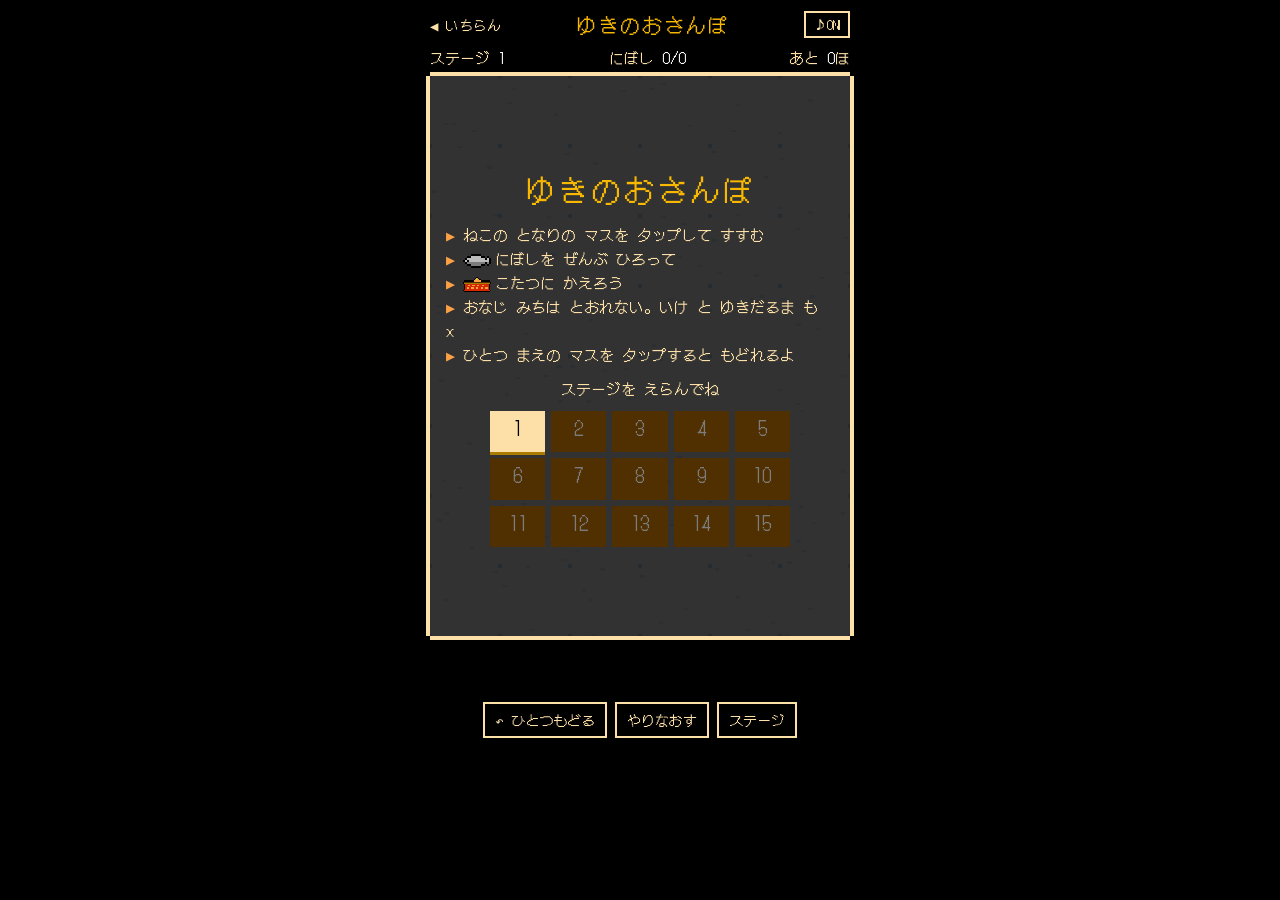
<file: nikukyu/sanpo/index.html>
<!doctype html>
<html lang="ja">
<head>
<meta charset="utf-8">
<meta name="viewport" content="width=device-width,initial-scale=1,viewport-fit=cover">
<title>ゆきのおさんぽ</title>
<link rel="stylesheet" href="https://fonts.googleapis.com/css2?family=DotGothic16&display=swap">
<style>
/* ファミコン調の単一テーマ（ドット将棋・さかなつりとそろえた配色） */
:root{
  --k:#000000; --w:#FCFCFC; --cream:#FCE0A8; --yellow:#F8B800; --orange:#FCA044;
  --red:#D82800; --green:#00A800; --sky:#3CBCFC;
  --font:'DotGothic16','MS Gothic','Osaka-Mono',monospace;
  --sw:min(100%,420px,calc((100dvh - 175px)*3/4));
  color-scheme:dark;
}
*{box-sizing:border-box}
[hidden]{display:none!important}
html,body{margin:0}
body{background:var(--k);color:var(--cream);font-family:var(--font);min-height:100dvh;
  padding:10px max(16px,env(safe-area-inset-right,0px)) 16px max(16px,env(safe-area-inset-left,0px));
  display:flex;flex-direction:column;align-items:center;gap:8px;
  -webkit-user-select:none;user-select:none;-webkit-touch-callout:none;-webkit-tap-highlight-color:transparent}
.top,.hud,.ctrl,.msg{width:var(--sw);min-width:240px}
.top,.hud{display:flex;justify-content:space-between;align-items:center;gap:8px}
.top a{color:var(--cream);text-decoration:none;font-size:14px}
h1{font-size:20px;font-weight:400;margin:0;color:var(--yellow);letter-spacing:.1em}
.icon{font:inherit;font-size:13px;background:none;border:2px solid var(--cream);color:var(--cream);padding:2px 8px;cursor:pointer}
.hud{font-size:15px;font-variant-numeric:tabular-nums}
.hud b{font-weight:400;color:var(--w)}
.hud .warn{color:var(--red)}
.stage{position:relative;width:var(--sw);min-width:240px;aspect-ratio:3/4;
  box-shadow:0 -4px 0 0 var(--cream),0 4px 0 0 var(--cream),-4px 0 0 0 var(--cream),4px 0 0 0 var(--cream)}
canvas{display:block;width:100%;height:100%;image-rendering:pixelated;touch-action:none;cursor:pointer}
.msg{min-height:1.6em;text-align:center;font-size:14px;color:var(--w)}
.ctrl{display:flex;gap:8px;justify-content:center}
.ctrl .icon{font-size:14px;padding:6px 10px}
.overlay{position:absolute;inset:0;background:rgba(0,0,0,.8);display:flex;flex-direction:column;align-items:center;justify-content:safe center;
  gap:10px;padding:16px;text-align:center;overflow:auto;font-size:clamp(12px,3.4vw,15px);line-height:1.6}
.overlay h2{font-size:clamp(22px,7vw,30px);font-weight:400;margin:0;color:var(--yellow);letter-spacing:.1em}
.overlay p{margin:0}
.how{text-align:left;margin:0;padding:0;list-style:none}
.how li::before{content:'▶ ';color:var(--orange)}
.how img{image-rendering:pixelated;width:28px;height:auto;vertical-align:middle;margin-right:4px}
.stars{font-size:clamp(26px,9vw,36px);color:var(--yellow);letter-spacing:.15em}
.stars .off{color:#503000}
.levels{display:grid;grid-template-columns:repeat(5,1fr);gap:6px;width:100%;max-width:300px}
.lvb{font:inherit;font-size:18px;background:var(--cream);color:var(--k);border:0;padding:6px 0 2px;cursor:pointer;box-shadow:0 3px 0 #AC7C00;display:flex;flex-direction:column;align-items:center;line-height:1.2}
.lvb small{font-size:10px;color:#AC7C00;letter-spacing:0}
.lvb:disabled{background:#503000;color:#7C7C7C;box-shadow:none;cursor:default}
.btn{font:inherit;font-size:18px;background:var(--yellow);color:var(--k);border:0;padding:8px 26px;cursor:pointer;box-shadow:0 4px 0 #AC7C00}
.btn.sub{background:var(--cream)}
.btn:active,.lvb:active{transform:translateY(2px);box-shadow:0 2px 0 #AC7C00}
.row{display:flex;gap:10px;flex-wrap:wrap;justify-content:center}
.btn:focus-visible,.icon:focus-visible,.lvb:focus-visible,.top a:focus-visible{outline:2px dashed var(--w);outline-offset:3px}
</style>
</head>
<body>
<div class="top">
  <a href="../../">◀ いちらん</a>
  <h1>ゆきのおさんぽ</h1>
  <button class="icon" id="mute" type="button">♪ON</button>
</div>
<div class="hud">
  <span>ステージ <b id="hLv">1</b></span>
  <span>にぼし <b id="hItem">0/0</b></span>
  <span>あと <b id="hStep">0</b>ほ</span>
</div>
<div class="stage">
  <canvas id="cv" width="180" height="240"></canvas>
  <div class="overlay" id="title">
    <h2>ゆきのおさんぽ</h2>
    <ul class="how">
      <li>ねこの となりの マスを タップして すすむ</li>
      <li><img id="iItem" alt="">にぼしを ぜんぶ ひろって</li>
      <li><img id="iGoal" alt="">こたつに かえろう</li>
      <li>おなじ みちは とおれない。いけ と ゆきだるま も ×</li>
      <li>ひとつ まえの マスを タップすると もどれるよ</li>
    </ul>
    <p>ステージを えらんでね</p>
    <div class="levels" id="levels"></div>
  </div>
  <div class="overlay" id="clear" hidden>
    <h2 id="cTitle">おかえり！</h2>
    <p class="stars" id="cStars"></p>
    <p id="cText"></p>
    <div class="row">
      <button class="btn sub" id="cRetry" type="button">もういちど</button>
      <button class="btn" id="cNext" type="button">つぎへ</button>
    </div>
  </div>
  <div class="overlay" id="fail" hidden>
    <h2>つかれちゃった…</h2>
    <p>あるける かずを つかいきったよ</p>
    <div class="row">
      <button class="btn sub" id="fUndo" type="button">ひとつもどる</button>
      <button class="btn" id="fRetry" type="button">やりなおす</button>
    </div>
  </div>
</div>
<p class="msg" id="msg" aria-live="polite"></p>
<div class="ctrl">
  <button class="icon" id="bUndo" type="button">↶ ひとつもどる</button>
  <button class="icon" id="bRetry" type="button">やりなおす</button>
  <button class="icon" id="bMenu" type="button">ステージ</button>
</div>
<script>
'use strict';
// ===== 共通：ドット絵・肉球・音 =====
const PAL = {K:'#000000',w:'#FCFCFC',c:'#FCE0A8',y:'#F8B800',o:'#FCA044',r:'#D82800',b:'#503000',t:'#AC7C00',
  g:'#00A800',G:'#B8F818',s:'#3CBCFC',S:'#0078F8',e:'#BCBCBC',E:'#7C7C7C',p:'#F878F8',n:'#FCD8A8'};
function sprite(rows, outline = true) {
  const h = rows.length, w = rows[0].length, pad = outline ? 1 : 0;
  const c = document.createElement('canvas'); c.width = w + pad * 2; c.height = h + pad * 2;
  const x = c.getContext('2d');
  if (outline) {
    x.fillStyle = '#000';
    for (let j = 0; j < h; j++) for (let i = 0; i < w; i++) if (rows[j][i] !== '.')
      for (const [dx, dy] of [[1,0],[-1,0],[0,1],[0,-1]]) x.fillRect(i + pad + dx, j + pad + dy, 1, 1);
  }
  for (let j = 0; j < h; j++) for (let i = 0; i < w; i++) {
    const ch = rows[j][i]; if (ch === '.') continue;
    x.fillStyle = PAL[ch]; x.fillRect(i + pad, j + pad, 1, 1);
  }
  return c;
}
function rot(rows) { // 時計回りに90度
  const h = rows.length, w = rows[0].length, out = [];
  for (let x = 0; x < w; x++) { let s = ''; for (let y = h - 1; y >= 0; y--) s += rows[y][x]; out.push(s); }
  return out;
}
const PAW_ROWS = [
  "...KK....KK...",
  "..KKKK..KKKK..",
  "..KKKK..KKKK..",
  "...KK....KK...",
  "KK..........KK",
  "KKK........KKK",
  "KKK..KKKK..KKK",
  ".K..KKKKKK..K.",
  "...KKKKKKKK...",
  "..KKKKKKKKKK..",
  "..KKKKKKKKKK..",
  "..KKKKKKKKKK..",
  "...KKKKKKKK...",
  "....KK..KK....",
];
const PAWS = []; { let r = PAW_ROWS; for (let i = 0; i < 4; i++) { PAWS.push(sprite(r, false)); r = rot(r); } } // 上・右・下・左

let actx = null, muted = false;
try { muted = localStorage.getItem('nikukyu-mute') === '1'; } catch (e) {}
function ac() {
  if (!actx) { try { actx = new (window.AudioContext || window.webkitAudioContext)(); } catch (e) { actx = null; } }
  if (actx && actx.state === 'suspended') actx.resume();
  return actx;
}
function tone(f, dur, type = 'square', vol = .12, f2 = null, delay = 0) {
  const a = ac(); if (!a || muted) return;
  const t = a.currentTime + delay, o = a.createOscillator(), g = a.createGain();
  o.type = type; o.frequency.setValueAtTime(f, t);
  if (f2) o.frequency.exponentialRampToValueAtTime(f2, t + dur);
  g.gain.setValueAtTime(vol, t); g.gain.exponentialRampToValueAtTime(.001, t + dur);
  o.connect(g).connect(a.destination); o.start(t); o.stop(t + dur + .02);
}
function noise(dur, vol, freq, delay = 0) {
  const a = ac(); if (!a || muted) return;
  const t = a.currentTime + delay, n = Math.floor(a.sampleRate * dur);
  const buf = a.createBuffer(1, n, a.sampleRate), d = buf.getChannelData(0);
  for (let i = 0; i < n; i++) d[i] = (Math.random() * 2 - 1) * (1 - i / n) ** 2;
  const s = a.createBufferSource(), f = a.createBiquadFilter(), g = a.createGain();
  s.buffer = buf; f.type = 'lowpass'; f.frequency.value = freq; g.gain.value = vol;
  s.connect(f).connect(g).connect(a.destination); s.start(t);
}
function sPaw() { noise(.07, .5, 650); tone(170 + Math.random() * 50, .09, 'sine', .3, 80); }
function sNya(p = 1, dur = .45, vol = .3) {
  const a = ac(); if (!a || muted) return;
  const t = a.currentTime, o = a.createOscillator(), f = a.createBiquadFilter(), g = a.createGain();
  o.type = 'sawtooth'; f.type = 'bandpass'; f.Q.value = 2.5;
  o.frequency.setValueAtTime(430 * p, t); o.frequency.linearRampToValueAtTime(720 * p, t + dur * .35); o.frequency.linearRampToValueAtTime(380 * p, t + dur);
  f.frequency.setValueAtTime(900 * p, t); f.frequency.linearRampToValueAtTime(1900 * p, t + dur * .35); f.frequency.linearRampToValueAtTime(800 * p, t + dur);
  g.gain.setValueAtTime(.0001, t); g.gain.exponentialRampToValueAtTime(vol, t + .05); g.gain.setValueAtTime(vol, t + dur * .6); g.gain.exponentialRampToValueAtTime(.001, t + dur);
  o.connect(f).connect(g).connect(a.destination); o.start(t); o.stop(t + dur + .05);
}
function jingle(notes, step = .1, type = 'square', vol = .1) { notes.forEach((n, i) => n && tone(n, step * 1.5, type, vol, null, i * step)); }
const muteBtn = document.getElementById('mute');
function showMute() { muteBtn.textContent = muted ? '♪OFF' : '♪ON'; muteBtn.setAttribute('aria-label', muted ? '音をつける' : '音をけす'); }
muteBtn.onclick = () => { muted = !muted; try { localStorage.setItem('nikukyu-mute', muted ? '1' : '0'); } catch (e) {} showMute(); if (!muted) sPaw(); };
showMute();
function load(k, d) { try { const v = localStorage.getItem(k); return v === null ? d : JSON.parse(v); } catch (e) { return d; } }
function save(k, v) { try { localStorage.setItem(k, JSON.stringify(v)); } catch (e) {} }
// ===== ゆきのおさんぽ =====
const CELL = 30, COLS = 6, ROWS = 8, W = 180, H = 240;
const $ = id => document.getElementById(id);
const cv = $('cv'), ctx = cv.getContext('2d'); ctx.imageSmoothingEnabled = false;
// S=スタート G=こたつ K=にぼし W=いけ B=ゆきだるま（どれも解けることを確認ずみ・best=最短の歩数）
const LEVELS = [
  { best: 15, map: ["S..W..","...W..",".K....","......","..WWW.","......","....K.","G....."] },
  { best: 23, map: ["S.B...","..B.K.","..B...","......",".WWWW.",".K....","......","...BG."] },
  { best: 22, map: ["S.....",".BWWB.",".K..K.",".BWWB.","......","WW..WW",".K..K.",".....G"] },
  { best: 27, map: ["S.W.K.","..W...","K.W.W.","..W.W.","....W.","WWW.WK","K.....","..GWW."] },
  { best: 29, map: ["K....S",".WW.W.",".W..W.",".W.KW.",".W.WW.","......","B.BB..","..K..G"] },
  // 6〜15：むずかしい ステージ（プログラムで作って、答えの道が すくないものを えらんだ）
  { best: 26, slack: 2, map: ["....WW",".K.GWW","W..WWW","K.W...","..WK..","..WB..","KW....","...S.."] },
  { best: 29, slack: 2, map: ["W...KG","W.....","...K..",".W.WB.","...WS.","W..K..","..BB.W","..KK.."] },
  { best: 28, slack: 2, map: ["...K..",".BWWB.",".K....","..K.K.",".GWWWW","...WWW","...W.S","...K.W"] },
  { best: 27, slack: 2, map: [".WWB..","BB.K.S","...WWB",".W....","KB..B.","....WK","...G..",".KBWK."] },
  { best: 31, slack: 2, map: ["....K.",".WGB..",".W.WW.",".W.WBS","...W.K","..K.WW","......",".B...K"] },
  { best: 27, slack: 2, map: ["KG..B.",".BBBBW","K.....","K...W.","WWWB..",".KWS..","....W.","..K..."] },
  { best: 28, slack: 2, map: ["W.....","S.KWB.","W.WW..",".K..B.",".W..W.",".B..W.",".W.GWK","......"] },
  { best: 27, slack: 2, map: [".....S","K....K",".BB..W","B...KB","G..WW.","..WWW.","..KW..",".K.W.."] },
  { best: 28, slack: 2, map: [".....W","K..W.W","WK....","...WWW","SB...K","..KWB.","B..KG.","......"] },
  { best: 27, slack: 2, map: ["KK..WW","....W.","WB....","WW..BG","K.B.WB","....WB","...KW.","BWS.WB"] },
];
const SLACK = 4; // 最短より何歩まで あるけるか（ステージごとに slack が あれば そちら）

const CAT = sprite([
  "o..........o",
  "oo........oo",
  "ooo......ooo",
  "oooooooooooo",
  "oKKooooooKKo",
  "oKwoooooowKo",
  "oooooooooooo",
  "ooooowwooooo",
  "oooowppwoooo",
  ".oooowwoooo.",
  "..oooooooo..",
]);
const NIBOSHI = sprite([
  "...eeeee....",
  ".eeeeeeeee.e",
  "eKeeeeeeeeee",
  ".EEEEEEEEE.E",
  "...EEEEE....",
]);
const SNOWMAN = sprite([
  "....KKKKKK....",
  "....KKKKKK....",
  "...KKKKKKKK...",
  "....wwwwww....",
  "...wwwwwwww...",
  "...wKwwwwKw...",
  "...wwwoowww...",
  "....wwwwww....",
  "..rrrrrrrrrr..",
  "...wwwwwwwrr..",
  "..wwwwwwwwwr..",
  ".wwwwwKwwwwww.",
  ".wwwwwwwwwwww.",
  ".wwwwwKwwwwww.",
  ".wwwwwwwwwwww.",
  "..wwwwwwwwww..",
  "...wwwwwwww...",
]);
const KOTATSU = sprite([
  "..........oo..........",
  ".........oGoo.........",
  "........oooooo........",
  "bbbbbbbbbbbbbbbbbbbbbb",
  "tttttttttttttttttttttt",
  ".rrrrrrrrrrrrrrrrrrrr.",
  ".rroorroorroorroorrrr.",
  ".rrrrrrrrrrrrrrrrrrrr.",
  ".roorroorroorroorroor.",
  ".rrrrrrrrrrrrrrrrrrrr.",
  "rrrrrrrrrrrrrrrrrrrrrr",
]);
$('iItem').src = NIBOSHI.toDataURL(); $('iGoal').src = KOTATSU.toDataURL();

const snow = document.createElement('canvas'); snow.width = W; snow.height = H;
{
  const g = snow.getContext('2d');
  g.fillStyle = PAL.w; g.fillRect(0, 0, W, H);
  g.fillStyle = '#DCEEFC';
  for (let i = 0; i < 160; i++) g.fillRect((Math.random() * W) | 0, (Math.random() * H) | 0, 2, 1);
  g.fillStyle = '#BCDCF4';
  for (let y = 0; y <= ROWS; y++) for (let x = 0; x <= COLS; x++) g.fillRect(x * CELL - 1, y * CELL - 1, 2, 2);
}

let lv = 0, map, path, goal, items, best, limit, state = 'title', animT = 1, prevCell = null, flash = null, msgTimer = 0;
let saved = load('nikukyu-sanpo', { unlocked: 0, stars: [] });

const key = (x, y) => y * COLS + x;
const cellAt = (x, y) => (x < 0 || y < 0 || x >= COLS || y >= ROWS) ? '#' : map[y][x];
const cur = () => path[path.length - 1];
const steps = () => path.length - 1;
function gotCount() { return path.filter(p => cellAt(p.x, p.y) === 'K').length; }
function visited(x, y) { return path.some(p => p.x === x && p.y === y); }

function say(t) { $('msg').textContent = t; clearTimeout(msgTimer); if (t) msgTimer = setTimeout(() => $('msg').textContent = '', 2200); }

function startLevel(i) {
  lv = i; const L = LEVELS[i]; map = L.map; best = L.best; limit = best + (L.slack ?? SLACK);
  items = 0;
  for (let y = 0; y < ROWS; y++) for (let x = 0; x < COLS; x++) {
    const c = map[y][x];
    if (c === 'S') path = [{ x, y, dir: 2 }];
    if (c === 'G') goal = { x, y };
    if (c === 'K') items++;
  }
  state = 'play'; animT = 1; prevCell = null;
  ['title', 'clear', 'fail'].forEach(id => $(id).hidden = true);
  say('にぼしを ひろって こたつへ かえろう'); updHud();
}
function updHud() {
  $('hLv').textContent = (lv + 1) + '/' + LEVELS.length;
  $('hItem').textContent = gotCount() + '/' + items;
  const left = limit - steps(); const s = $('hStep'); s.textContent = left; s.className = left <= 3 ? 'warn' : '';
}
function bump(x, y, text) {
  flash = { x, y, t: .3 }; say(text);
  tone(160, .12, 'square', .08); tone(120, .14, 'square', .08, null, .1);
}
function sSnow() { noise(.06, .55, 2600); noise(.05, .35, 1200, .04); }
function validMoves() {
  const c = cur(), out = [];
  for (const [dx, dy] of [[0,-1],[1,0],[0,1],[-1,0]]) {
    const x = c.x + dx, y = c.y + dy, ch = cellAt(x, y);
    if (ch === '#' || ch === 'W' || ch === 'B' || visited(x, y)) continue;
    if (ch === 'G' && gotCount() < items) continue;
    out.push({ x, y });
  }
  return out;
}

function undo() {
  if (path.length <= 1) return;
  prevCell = null; path.pop(); animT = 1; sSnow(); updHud(); say('');
  if (state === 'fail') { state = 'play'; $('fail').hidden = true; }
}
function tryMove(x, y) {
  if (state !== 'play') return;
  const c = cur();
  if (path.length > 1) { const p = path[path.length - 2]; if (p.x === x && p.y === y) { undo(); return; } }
  if (c.x === x && c.y === y) return;
  if (Math.abs(c.x - x) + Math.abs(c.y - y) !== 1) { say('となりの マスを タップしてね'); return; }
  const ch = cellAt(x, y);
  if (ch === '#') return;
  if (ch === 'W') return bump(x, y, 'つめたい いけは にがて…');
  if (ch === 'B') return bump(x, y, 'ゆきだるまが いるよ');
  if (visited(x, y)) return bump(x, y, 'おなじ みちは とおれない');
  if (ch === 'G' && gotCount() < items) return bump(x, y, 'にぼしを ぜんぶ ひろってから！');
  const dir = y < c.y ? 0 : x > c.x ? 1 : y > c.y ? 2 : 3;
  prevCell = { x: c.x, y: c.y }; path.push({ x, y, dir }); animT = 0;
  sSnow(); sPaw();
  if (ch === 'K') { jingle([1318, 1760], .07, 'square', .08); say('にぼし ゲット！'); }
  updHud();
  if (ch === 'G') { win(); return; }
  if (steps() >= limit) { state = 'fail'; tone(392, .2, 'triangle', .12); tone(330, .3, 'triangle', .12, null, .2); setTimeout(() => { if (state === 'fail') $('fail').hidden = false; }, 350); return; }
  if (!validMoves().length) say('いきどまり！ ひとつ もどってね');
}
function win() {
  state = 'clear';
  const s = steps(), st = s <= best ? 3 : s <= best + 2 ? 2 : 1;
  saved.stars[lv] = Math.max(saved.stars[lv] || 0, st);
  saved.unlocked = Math.max(saved.unlocked, Math.min(LEVELS.length - 1, lv + 1));
  save('nikukyu-sanpo', saved);
  setTimeout(() => { sNya(1, .5, .28); jingle([523, 659, 784, 1046, 784, 1046], .1, 'square', .08); }, 150);
  const last = lv === LEVELS.length - 1;
  $('cTitle').textContent = last ? 'ぜんぶ クリア！' : 'おかえり！';
  $('cStars').innerHTML = '★'.repeat(st) + '<span class="off">' + '★'.repeat(3 - st) + '</span>';
  $('cStars').setAttribute('aria-label', 'ほし ' + st + ' こ');
  $('cText').textContent = `${s}ほで ついた（いちばん ちかい みちは ${best}ほ）`;
  $('cNext').textContent = last ? 'ステージへ' : 'つぎへ';
  setTimeout(() => { $('clear').hidden = false; $('cNext').focus(); }, 700);
}
function showTitle() {
  state = 'title'; ['clear', 'fail'].forEach(id => $(id).hidden = true); say('');
  const box = $('levels'); box.innerHTML = '';
  LEVELS.forEach((_, i) => {
    const b = document.createElement('button'); b.type = 'button'; b.className = 'lvb';
    const st = saved.stars[i] || 0;
    b.innerHTML = (i + 1) + '<small>' + (st ? '★'.repeat(st) + '☆'.repeat(3 - st) : '　') + '</small>';
    b.disabled = i > saved.unlocked;
    b.setAttribute('aria-label', 'ステージ ' + (i + 1) + (b.disabled ? '（まだ あそべない）' : ''));
    b.onclick = () => { ac(); sPaw(); startLevel(i); };
    box.appendChild(b);
  });
  $('title').hidden = false;
}
$('cNext').onclick = () => { if (lv === LEVELS.length - 1) showTitle(); else startLevel(lv + 1); };
$('cRetry').onclick = () => startLevel(lv);
$('fRetry').onclick = () => startLevel(lv);
$('fUndo').onclick = undo;
$('bUndo').onclick = () => { if (state === 'play' || state === 'fail') undo(); };
$('bRetry').onclick = () => { if (state !== 'title') startLevel(lv); };
$('bMenu').onclick = showTitle;

cv.addEventListener('pointerdown', e => {
  e.preventDefault(); ac();
  const r = cv.getBoundingClientRect();
  tryMove(Math.floor((e.clientX - r.left) * W / r.width / CELL), Math.floor((e.clientY - r.top) * H / r.height / CELL));
});
addEventListener('keydown', e => {
  if (state !== 'play') return;
  const d = { ArrowUp: [0,-1], ArrowRight: [1,0], ArrowDown: [0,1], ArrowLeft: [-1,0] }[e.key];
  if (d) { e.preventDefault(); ac(); tryMove(cur().x + d[0], cur().y + d[1]); }
  if (e.key === 'Backspace' || e.key === 'z') undo();
});

function drawPond(x, y) {
  const px = x * CELL, py = y * CELL;
  ctx.fillStyle = PAL.s; ctx.fillRect(px, py, CELL, CELL);
  ctx.fillStyle = PAL.S;
  if (cellAt(x, y - 1) !== 'W') ctx.fillRect(px, py, CELL, 2);
  if (cellAt(x, y + 1) !== 'W') ctx.fillRect(px, py + CELL - 2, CELL, 2);
  if (cellAt(x - 1, y) !== 'W') ctx.fillRect(px, py, 2, CELL);
  if (cellAt(x + 1, y) !== 'W') ctx.fillRect(px + CELL - 2, py, 2, CELL);
  ctx.fillStyle = PAL.w;
  const sh = Math.floor(performance.now() / 600 + x + y) % 2;
  ctx.fillRect(px + 7 + sh * 3, py + 9, 6, 1); ctx.fillRect(px + 15 - sh * 2, py + 19, 8, 1);
}
function center(spr, x, y, oy = 0) { ctx.drawImage(spr, Math.round(x * CELL + (CELL - spr.width) / 2), Math.round(y * CELL + (CELL - spr.height) / 2 + oy)); }

let lastT = performance.now();
function frame(now) {
  const dt = Math.min(.05, (now - lastT) / 1000); lastT = now;
  animT = Math.min(1, animT + dt / .13);
  if (flash) { flash.t -= dt; if (flash.t <= 0) flash = null; }
  ctx.drawImage(snow, 0, 0);
  if (state !== 'title' && map) {
    for (let y = 0; y < ROWS; y++) for (let x = 0; x < COLS; x++) if (map[y][x] === 'W') drawPond(x, y);
    // あしあと
    path.forEach((p, i) => {
      if (i === 0) return;
      const side = i % 2 ? 4 : -4;
      const ox = (p.dir === 0 || p.dir === 2) ? side : 0, oy = (p.dir === 1 || p.dir === 3) ? side : 0;
      ctx.drawImage(PAWS[p.dir], p.x * CELL + 8 + ox, p.y * CELL + 8 + oy);
    });
    for (let y = 0; y < ROWS; y++) for (let x = 0; x < COLS; x++) {
      const c = map[y][x];
      if (c === 'B') center(SNOWMAN, x, y, -2);
      if (c === 'K' && !visited(x, y)) center(NIBOSHI, x, y, Math.floor(now / 300 + x) % 2 ? -1 : 1);
      if (c === 'G') center(KOTATSU, x, y, 4);
    }
    // つぎに すすめる マス
    if (state === 'play' && animT >= 1 && Math.floor(now / 400) % 2) {
      ctx.fillStyle = '#7CC8F8';
      for (const m of validMoves()) { const px = m.x * CELL, py = m.y * CELL; ctx.fillRect(px + 2, py + 2, 4, 1); ctx.fillRect(px + 2, py + 2, 1, 4); ctx.fillRect(px + 24, py + 27, 4, 1); ctx.fillRect(px + 27, py + 24, 1, 4); }
    }
    if (flash) { ctx.fillStyle = 'rgba(216,40,0,.45)'; ctx.fillRect(flash.x * CELL, flash.y * CELL, CELL, CELL); }
    // ねこ
    const c = cur(); let cx = c.x, cy = c.y;
    if (prevCell && animT < 1) { cx = prevCell.x + (c.x - prevCell.x) * animT; cy = prevCell.y + (c.y - prevCell.y) * animT; }
    const hop = animT < 1 ? -Math.round(Math.sin(animT * Math.PI) * 3) : 0;
    const inKotatsu = state === 'clear';
    if (!inKotatsu) {
      ctx.fillStyle = 'rgba(60,120,200,.25)'; ctx.fillRect(Math.round(cx * CELL + 9), Math.round(cy * CELL + 24), 12, 2);
      center(CAT, cx, cy, hop - 3);
    } else {
      // こたつから かおだけ だす
      ctx.drawImage(CAT, 0, 0, CAT.width, 9, Math.round(cx * CELL + (CELL - CAT.width) / 2), Math.round(cy * CELL + 3), CAT.width, 9);
    }
  }
  requestAnimationFrame(frame);
}
showTitle();
requestAnimationFrame(frame);
</script>
</body>
</html>
</file>
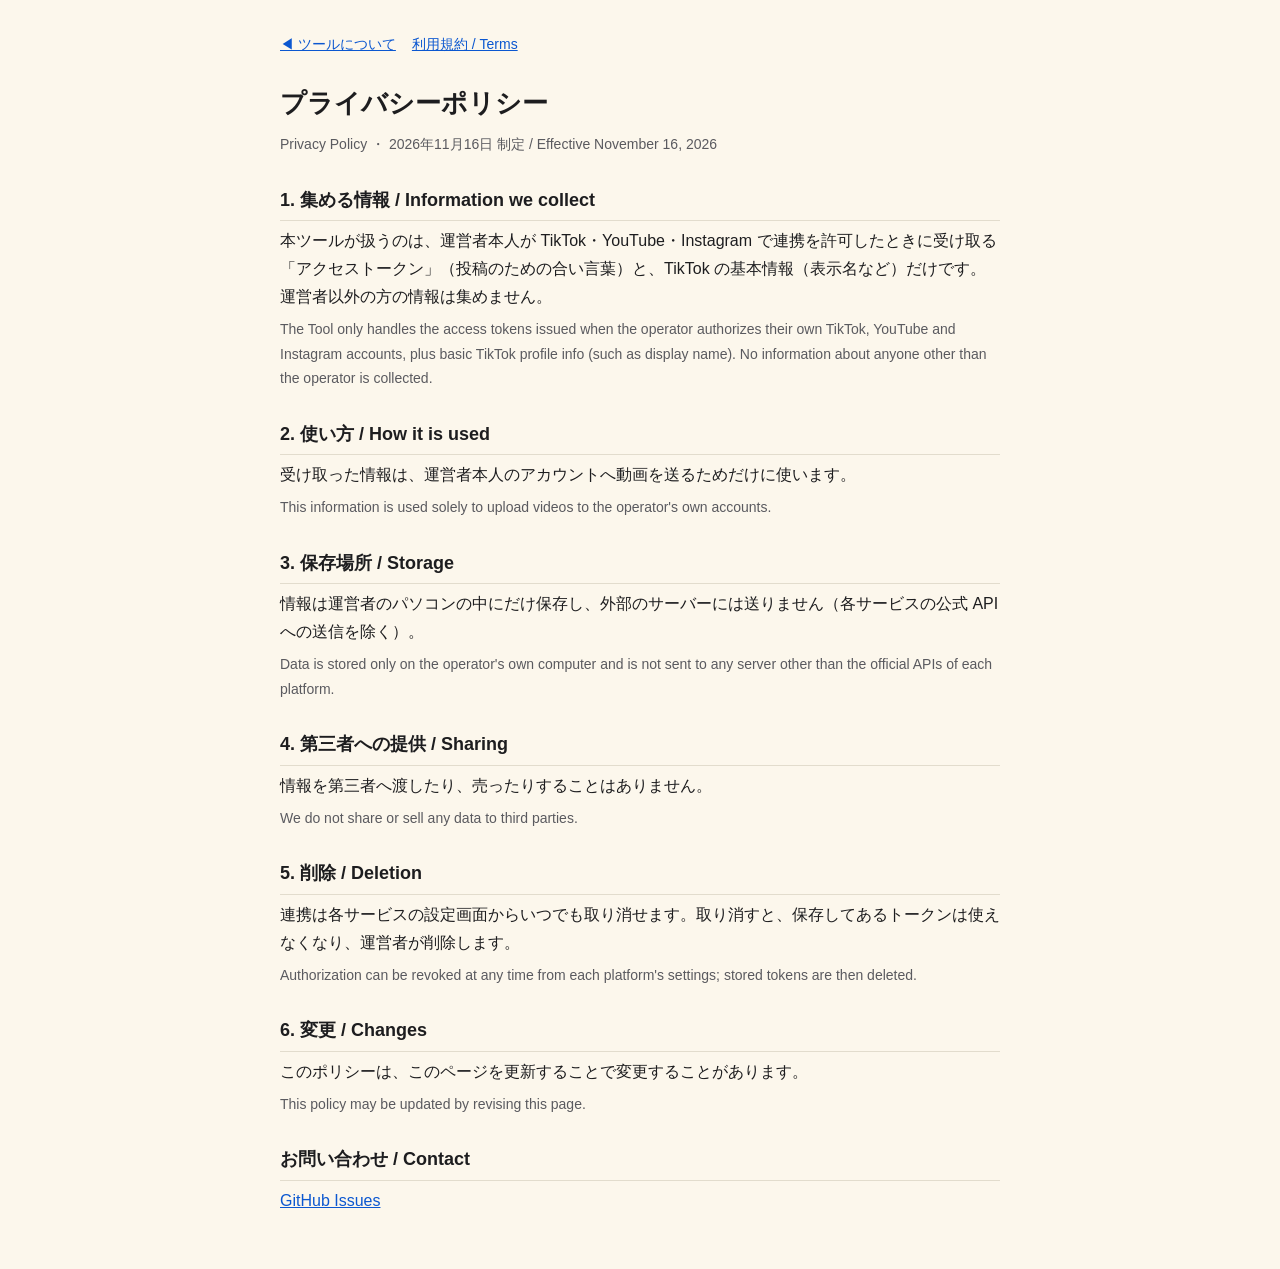
<file: shorts-tool/privacy.html>
<!doctype html>
<html lang="ja"><head><meta charset="utf-8"><meta name="viewport" content="width=device-width,initial-scale=1">
<title>プライバシーポリシー</title><link rel="stylesheet" href="style.css"></head>
<body><main>
<nav><a href="./">◀ ツールについて</a><a href="terms.html">利用規約 / Terms</a></nav>
<h1>プライバシーポリシー</h1>
<p class="sub">Privacy Policy ・ 2026年11月16日 制定 / Effective November 16, 2026</p>
<h2>1. 集める情報 / Information we collect</h2>
<p>本ツールが扱うのは、運営者本人が TikTok・YouTube・Instagram で連携を許可したときに受け取る「アクセストークン」（投稿のための合い言葉）と、TikTok の基本情報（表示名など）だけです。運営者以外の方の情報は集めません。</p>
<p class="en">The Tool only handles the access tokens issued when the operator authorizes their own TikTok, YouTube and Instagram accounts, plus basic TikTok profile info (such as display name). No information about anyone other than the operator is collected.</p>
<h2>2. 使い方 / How it is used</h2>
<p>受け取った情報は、運営者本人のアカウントへ動画を送るためだけに使います。</p>
<p class="en">This information is used solely to upload videos to the operator's own accounts.</p>
<h2>3. 保存場所 / Storage</h2>
<p>情報は運営者のパソコンの中にだけ保存し、外部のサーバーには送りません（各サービスの公式 API への送信を除く）。</p>
<p class="en">Data is stored only on the operator's own computer and is not sent to any server other than the official APIs of each platform.</p>
<h2>4. 第三者への提供 / Sharing</h2>
<p>情報を第三者へ渡したり、売ったりすることはありません。</p>
<p class="en">We do not share or sell any data to third parties.</p>
<h2>5. 削除 / Deletion</h2>
<p>連携は各サービスの設定画面からいつでも取り消せます。取り消すと、保存してあるトークンは使えなくなり、運営者が削除します。</p>
<p class="en">Authorization can be revoked at any time from each platform's settings; stored tokens are then deleted.</p>
<h2>6. 変更 / Changes</h2>
<p>このポリシーは、このページを更新することで変更することがあります。</p>
<p class="en">This policy may be updated by revising this page.</p>
<h2>お問い合わせ / Contact</h2>
<p><a href="https://github.com/hellomaruusagi0801-tech/dot-shogi/issues">GitHub Issues</a></p>
</main></body></html>
</file>
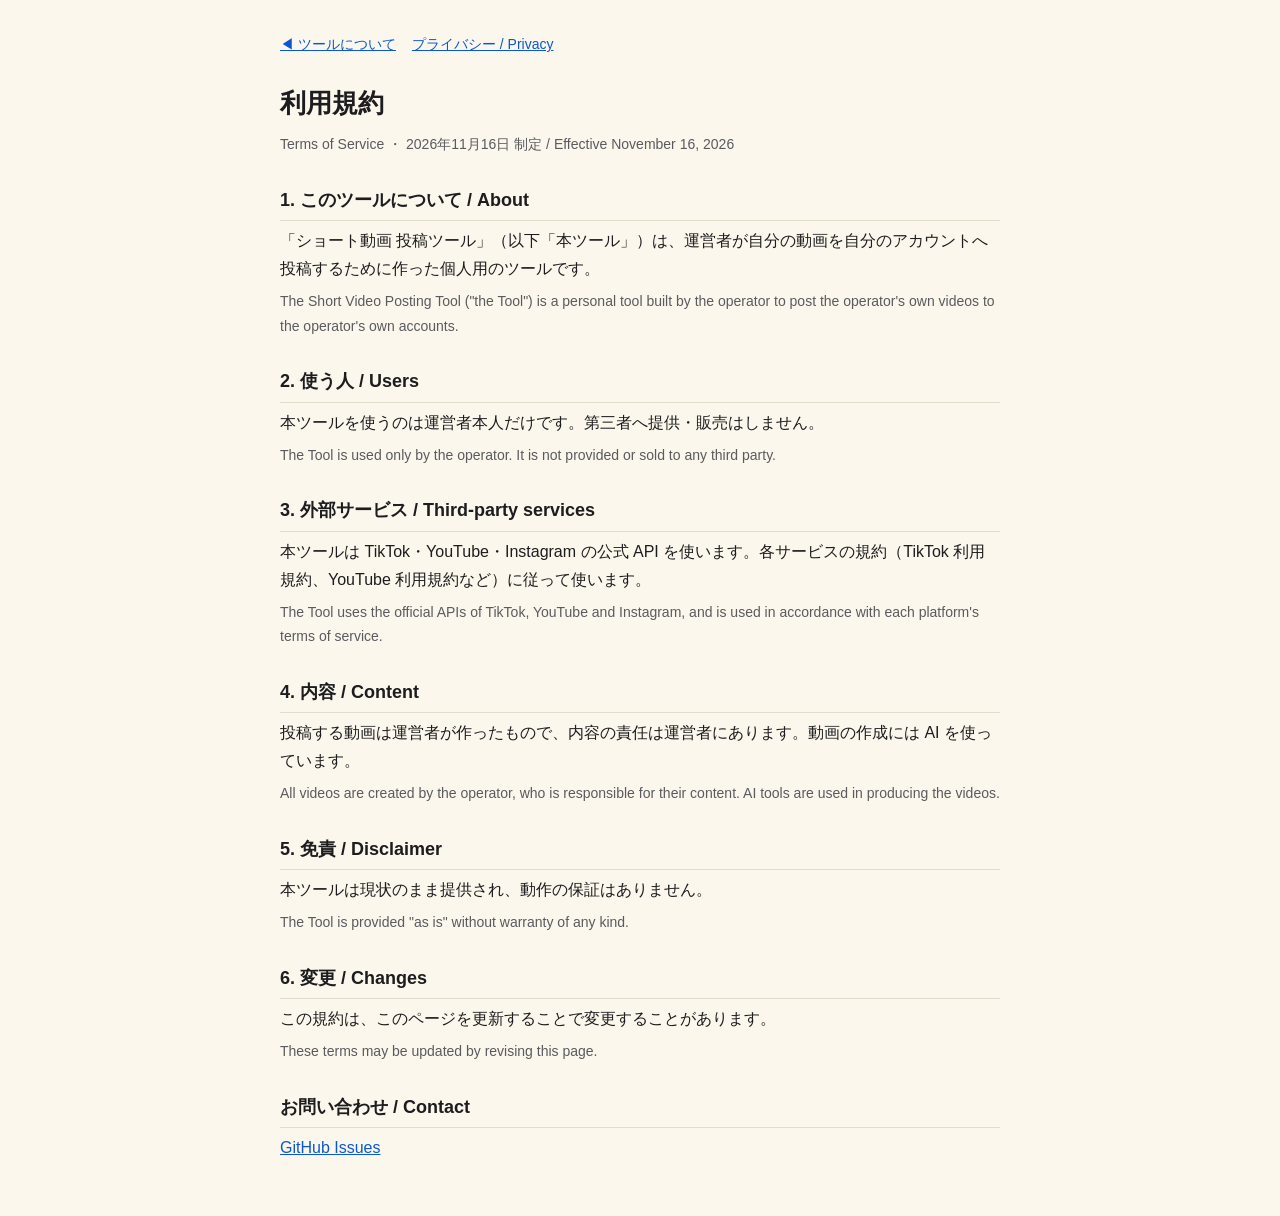
<file: shorts-tool/terms.html>
<!doctype html>
<html lang="ja"><head><meta charset="utf-8"><meta name="viewport" content="width=device-width,initial-scale=1">
<title>利用規約</title><link rel="stylesheet" href="style.css"></head>
<body><main>
<nav><a href="./">◀ ツールについて</a><a href="privacy.html">プライバシー / Privacy</a></nav>
<h1>利用規約</h1>
<p class="sub">Terms of Service ・ 2026年11月16日 制定 / Effective November 16, 2026</p>
<h2>1. このツールについて / About</h2>
<p>「ショート動画 投稿ツール」（以下「本ツール」）は、運営者が自分の動画を自分のアカウントへ投稿するために作った個人用のツールです。</p>
<p class="en">The Short Video Posting Tool ("the Tool") is a personal tool built by the operator to post the operator's own videos to the operator's own accounts.</p>
<h2>2. 使う人 / Users</h2>
<p>本ツールを使うのは運営者本人だけです。第三者へ提供・販売はしません。</p>
<p class="en">The Tool is used only by the operator. It is not provided or sold to any third party.</p>
<h2>3. 外部サービス / Third-party services</h2>
<p>本ツールは TikTok・YouTube・Instagram の公式 API を使います。各サービスの規約（TikTok 利用規約、YouTube 利用規約など）に従って使います。</p>
<p class="en">The Tool uses the official APIs of TikTok, YouTube and Instagram, and is used in accordance with each platform's terms of service.</p>
<h2>4. 内容 / Content</h2>
<p>投稿する動画は運営者が作ったもので、内容の責任は運営者にあります。動画の作成には AI を使っています。</p>
<p class="en">All videos are created by the operator, who is responsible for their content. AI tools are used in producing the videos.</p>
<h2>5. 免責 / Disclaimer</h2>
<p>本ツールは現状のまま提供され、動作の保証はありません。</p>
<p class="en">The Tool is provided "as is" without warranty of any kind.</p>
<h2>6. 変更 / Changes</h2>
<p>この規約は、このページを更新することで変更することがあります。</p>
<p class="en">These terms may be updated by revising this page.</p>
<h2>お問い合わせ / Contact</h2>
<p><a href="https://github.com/hellomaruusagi0801-tech/dot-shogi/issues">GitHub Issues</a></p>
</main></body></html>
</file>
<file: shorts-tool/style.css>
:root{--bg:#FCF7EC;--fg:#1d1d1f;--sub:#5a5a5f;--line:#e2dccd;--link:#0b57d0;color-scheme:light dark}
@media (prefers-color-scheme:dark){:root:not([data-theme="light"]){--bg:#17171a;--fg:#ececf0;--sub:#a4a4ad;--line:#33333a;--link:#8ab4f8}}
:root[data-theme="dark"]{--bg:#17171a;--fg:#ececf0;--sub:#a4a4ad;--line:#33333a;--link:#8ab4f8}
*{box-sizing:border-box}
body{margin:0;background:var(--bg);color:var(--fg);font:16px/1.75 -apple-system,"Hiragino Sans","Noto Sans JP",sans-serif;padding:32px 16px 48px}
main{max-width:720px;margin:0 auto}
h1{font-size:26px;margin:0 0 4px}
h2{font-size:18px;margin:28px 0 6px;padding-bottom:4px;border-bottom:1px solid var(--line)}
p,li{margin:6px 0}
.sub{color:var(--sub);font-size:14px}
.en{color:var(--sub);font-size:14px}
a{color:var(--link)}
nav{margin-bottom:24px;font-size:14px;display:flex;gap:16px;flex-wrap:wrap}
</file>
